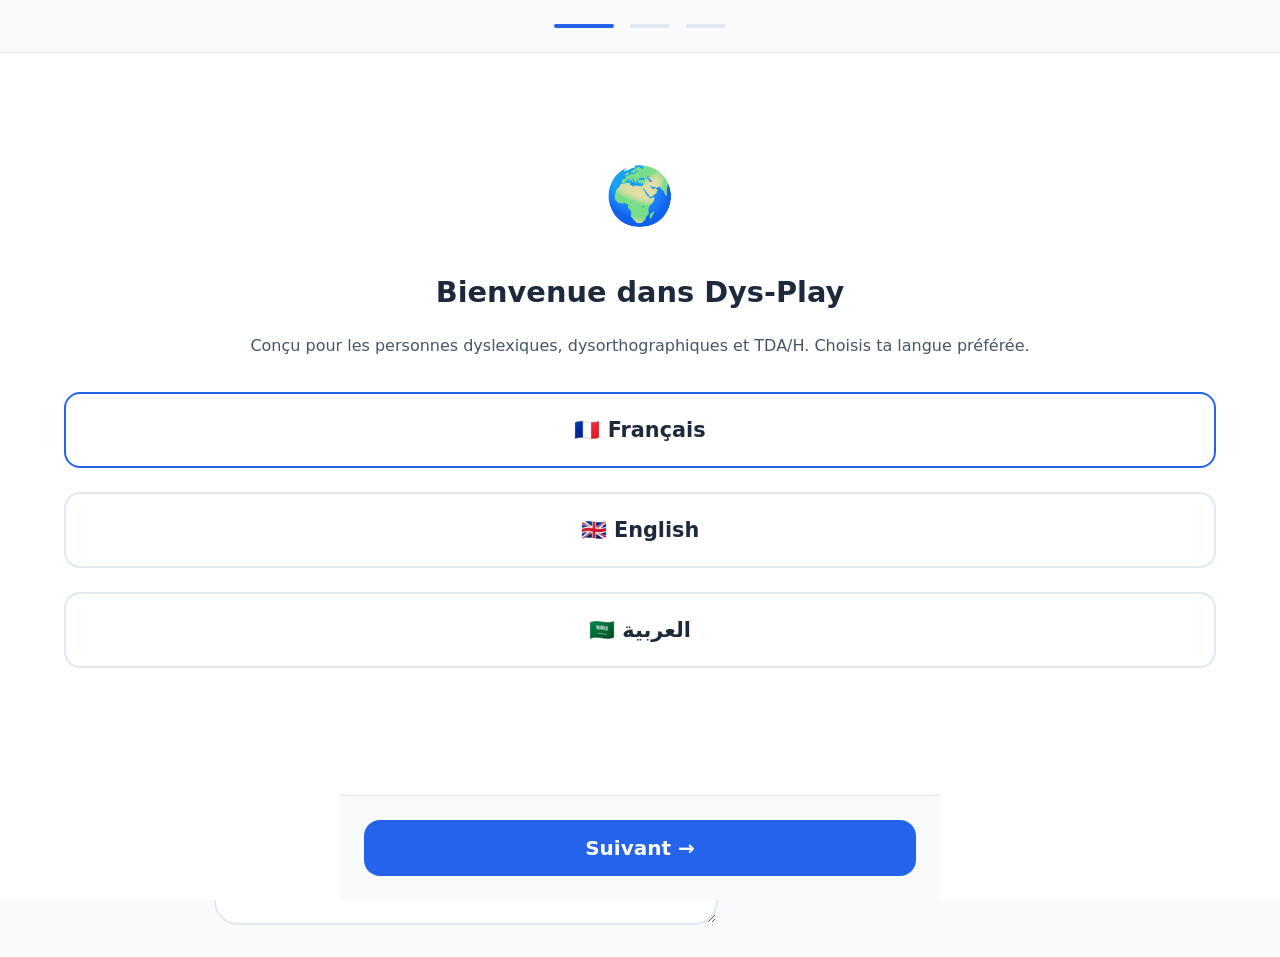
<file: index.html>
<!doctype html>
<html lang="fr" dir="ltr">
  <head>
    <meta charset="UTF-8" />
    <script>
      // Migration one-shot : purge le SW et les caches périmés
      // (migration Tesseract v5 UMD → v7 ESM + pipeline Sauvola/deskew).
      // Retirer après le 2026-06-01 quand tous les utilisateurs auront migré.
      (function () {
        var FLAG = "dysplay_sw_reset_v7";
        try {
          if (localStorage.getItem(FLAG) === "done") return;
        } catch (e) {
          return;
        }
        if (!("serviceWorker" in navigator)) {
          try {
            localStorage.setItem(FLAG, "done");
          } catch (e) {}
          return;
        }
        (async function () {
          try {
            if (window.caches) {
              var names = await caches.keys();
              await Promise.all(
                names.map(function (n) {
                  return caches.delete(n);
                }),
              );
            }
            var regs = await navigator.serviceWorker.getRegistrations();
            await Promise.all(
              regs.map(function (r) {
                return r.unregister();
              }),
            );
            localStorage.setItem(FLAG, "done");
            if (regs.length > 0 || (window.caches && names.length > 0)) {
              location.reload();
            }
          } catch (e) {
            try {
              localStorage.setItem(FLAG, "done");
            } catch (_) {}
          }
        })();
      })();
    </script>
    <meta
      name="viewport"
      content="width=device-width, initial-scale=1.0, maximum-scale=5.0"
    />
    <meta
      name="description"
      content="Dys-Play : outil gratuit d'aide à la lecture pour personnes dyslexiques. Police adaptée, espacement, syllabation colorée, lecture vocale. Fonctionne hors-ligne, sans inscription, zéro collecte de données."
    />
    <meta name="theme-color" content="#2563eb" />
    <meta name="mobile-web-app-capable" content="yes" />
    <meta name="apple-mobile-web-app-capable" content="yes" />
    <meta
      name="apple-mobile-web-app-status-bar-style"
      content="black-translucent"
    />
    <meta name="apple-mobile-web-app-title" content="Dys-Play" />
    <title>Dys-Play - Lecture Augmentée</title>
    <!-- Open Graph -->
    <meta
      property="og:title"
      content="Dys-Play - Lecture augmentée pour dyslexiques"
    />
    <meta
      property="og:description"
      content="Outil gratuit d'aide à la lecture pour personnes dyslexiques. Police adaptée, espacement, syllabation, lecture vocale. Fonctionne hors-ligne, sans inscription."
    />
    <meta property="og:type" content="website" />
    <meta property="og:image" content="img/icon-512.png" />
    <meta property="og:locale" content="fr_FR" />
    <meta name="twitter:card" content="summary" />
    <!-- Canonique et directives moteurs -->
    <link rel="canonical" href="https://dys-play.net/" />
    <meta name="author" content="Posthack" />
    <meta name="robots" content="index, follow, max-image-preview:large" />
    <!-- Données structurées -->
    <script type="application/ld+json">
      {
        "@context": "https://schema.org",
        "@type": "WebApplication",
        "name": "Dys-Play",
        "url": "https://dys-play.net/",
        "description": "Application web progressive d'aide à la lecture pour les personnes dyslexiques, dysorthographiques et TDA/H. 100 % locale, gratuite, hors-ligne.",
        "applicationCategory": ["EducationalApplication", "HealthApplication"],
        "applicationSubCategory": "Assistive Technology",
        "operatingSystem": "All",
        "browserRequirements": "Requires JavaScript",
        "softwareVersion": "1.0",
        "datePublished": "2025-02-03",
        "screenshot": "https://dys-play.net/img/icon-512.png",
        "creator": {
          "@type": "Organization",
          "name": "Posthack",
          "url": "https://posthack.com/"
        },
        "offers": {
          "@type": "Offer",
          "price": "0",
          "priceCurrency": "EUR"
        },
        "featureList": [
          "OCR local",
          "Synthèse vocale",
          "Polices adaptées (Luciole, Atkinson Hyperlegible)",
          "Syllabation colorée",
          "Règle de lecture",
          "Overlay couleur",
          "Fonctionne hors-ligne"
        ],
        "keywords": "dyslexie, dysorthographie, TDAH, lecture adaptée, OCR, accessibilité, WCAG, RGPD, PWA hors-ligne",
        "inLanguage": ["fr", "en", "ar"],
        "isAccessibleForFree": true
      }
    </script>
    <script type="application/ld+json">
      {
        "@context": "https://schema.org",
        "@type": "FAQPage",
        "mainEntity": [
          {
            "@type": "Question",
            "name": "Dys-Play est-il gratuit ?",
            "acceptedAnswer": {
              "@type": "Answer",
              "text": "Oui, entièrement gratuit : pas de version payante, pas de publicité, pas de compte à créer. Un don volontaire via Liberapay permet de soutenir l'hébergement et le développement."
            }
          },
          {
            "@type": "Question",
            "name": "Où vont mes textes et mes photos ?",
            "acceptedAnswer": {
              "@type": "Answer",
              "text": "Nulle part : tout le traitement (reconnaissance de texte, lecture vocale, bibliothèque) se fait dans le navigateur. Aucune donnée ne quitte l'appareil, aucun cookie tiers, aucune statistique d'usage."
            }
          },
          {
            "@type": "Question",
            "name": "Dys-Play fonctionne-t-il sans connexion Internet ?",
            "acceptedAnswer": {
              "@type": "Answer",
              "text": "Oui. Après la première visite, l'application fonctionne hors ligne. Le scan de documents hors-ligne s'active dans les réglages (téléchargement unique d'environ 4 Mo)."
            }
          },
          {
            "@type": "Question",
            "name": "À qui s'adresse Dys-Play ?",
            "acceptedAnswer": {
              "@type": "Answer",
              "text": "Aux personnes dyslexiques, dysorthographiques et TDA/H — enfants, adolescents et adultes — ainsi qu'aux enseignants, orthophonistes et parents qui les accompagnent."
            }
          },
          {
            "@type": "Question",
            "name": "Quelle police choisir pour la dyslexie ?",
            "acceptedAnswer": {
              "@type": "Answer",
              "text": "Luciole est recommandée (conçue par le CTRDV avec une démarche académique française). Selon la recherche, c'est surtout l'espacement des lettres et des mots qui améliore la lecture, plus que la forme des lettres."
            }
          },
          {
            "@type": "Question",
            "name": "Comment installer Dys-Play comme une application ?",
            "acceptedAnswer": {
              "@type": "Answer",
              "text": "Sur Android : menu Chrome puis « Ajouter à l'écran d'accueil ». Sur iPhone/iPad : bouton Partager puis « Sur l'écran d'accueil ». Sur ordinateur : icône d'installation dans la barre d'adresse."
            }
          }
        ]
      }
    </script>
    <link rel="manifest" href="manifest.json" />
    <link rel="icon" type="image/svg+xml" href="img/icon.svg" />
    <link rel="apple-touch-icon" href="img/icon-192.png" />
    <!-- Preload critique (above-the-fold) -->
    <link rel="preload" href="styles.css?v=52" as="style" />
    <link rel="preload" href="app.js?v=52" as="script" />
    <link
      rel="preload"
      href="fonts/Luciole-Regular.woff2"
      as="font"
      type="font/woff2"
      crossorigin
    />
    <!-- Modules ESM OCR (palier 1) chargés dynamiquement par app.js via import() -->
    <link rel="modulepreload" href="modules/ocr-engine.js?v=52" />
    <link rel="modulepreload" href="modules/image-preprocessor.js?v=52" />
    <!-- Polices locales : Luciole, Atkinson Hyperlegible, OpenDyslexic, Comic Neue -->
    <link rel="stylesheet" href="fonts/fonts.css?v=52" />
    <link rel="stylesheet" href="styles.css?v=52" />
  </head>
  <body>
    <!-- Skip Links pour Accessibilité -->
    <a href="#main-content" class="skip-link">Aller au contenu principal</a>
    <a href="#settings-panel" class="skip-link">Aller aux réglages</a>

    <!-- Bandeau bêta — signalement bugs / idées -->
    <button
      id="beta-banner-btn"
      class="beta-banner"
      type="button"
      aria-label="Signaler un bug ou une idée d'amélioration"
      aria-haspopup="dialog"
      aria-controls="feedback-modal"
    >
      <span aria-hidden="true">BÊTA</span>
      <span class="sr-only">
        Dys-Play est en version bêta — cliquez pour signaler un bug ou une idée
      </span>
    </button>

    <!-- Header -->
    <header role="banner" class="header">
      <div class="header-left">
        <button
          id="menu-btn"
          aria-label="Ouvrir le menu"
          aria-expanded="false"
          aria-controls="menu-drawer"
          aria-haspopup="dialog"
        >
          <svg
            class="icon"
            viewBox="0 0 24 24"
            fill="none"
            stroke="currentColor"
            stroke-width="2"
          >
            <line x1="3" y1="6" x2="21" y2="6"></line>
            <line x1="3" y1="12" x2="21" y2="12"></line>
            <line x1="3" y1="18" x2="21" y2="18"></line>
          </svg>
        </button>
        <h1 class="app-title">
          <span class="title-main">Dys-Play</span>
        </h1>
      </div>

      <div class="header-right">
        <div
          id="connection-status"
          class="connection-status online"
          role="status"
          aria-live="polite"
        >
          <span class="status-dot"></span>
          <span class="status-text">En ligne</span>
        </div>
        <button
          id="library-btn"
          aria-label="Ouvrir ma bibliothèque"
          aria-expanded="false"
          aria-controls="library-drawer"
          aria-haspopup="dialog"
        >
          <svg
            class="icon"
            viewBox="0 0 24 24"
            fill="none"
            stroke="currentColor"
            stroke-width="2"
          >
            <path d="M4 19.5A2.5 2.5 0 0 1 6.5 17H20"></path>
            <path
              d="M6.5 2H20v20H6.5A2.5 2.5 0 0 1 4 19.5v-15A2.5 2.5 0 0 1 6.5 2z"
            ></path>
          </svg>
          <span id="library-count" class="badge">0</span>
        </button>
        <button
          id="settings-btn"
          aria-label="Ouvrir les réglages"
          aria-expanded="false"
          aria-controls="settings-drawer"
          aria-haspopup="dialog"
        >
          <svg
            class="icon"
            viewBox="0 0 24 24"
            fill="none"
            stroke="currentColor"
            stroke-width="2"
          >
            <circle cx="12" cy="12" r="3"></circle>
            <path
              d="M19.4 15a1.65 1.65 0 0 0 .33 1.82l.06.06a2 2 0 0 1 0 2.83 2 2 0 0 1-2.83 0l-.06-.06a1.65 1.65 0 0 0-1.82-.33 1.65 1.65 0 0 0-1 1.51V21a2 2 0 0 1-2 2 2 2 0 0 1-2-2v-.09A1.65 1.65 0 0 0 9 19.4a1.65 1.65 0 0 0-1.82.33l-.06.06a2 2 0 0 1-2.83 0 2 2 0 0 1 0-2.83l.06-.06a1.65 1.65 0 0 0 .33-1.82 1.65 1.65 0 0 0-1.51-1H3a2 2 0 0 1-2-2 2 2 0 0 1 2-2h.09A1.65 1.65 0 0 0 4.6 9a1.65 1.65 0 0 0-.33-1.82l-.06-.06a2 2 0 0 1 0-2.83 2 2 0 0 1 2.83 0l.06.06a1.65 1.65 0 0 0 1.82.33H9a1.65 1.65 0 0 0 1-1.51V3a2 2 0 0 1 2-2 2 2 0 0 1 2 2v.09a1.65 1.65 0 0 0 1 1.51 1.65 1.65 0 0 0 1.82-.33l.06-.06a2 2 0 0 1 2.83 0 2 2 0 0 1 0 2.83l-.06.06a1.65 1.65 0 0 0-.33 1.82V9a1.65 1.65 0 0 0 1.51 1H21a2 2 0 0 1 2 2 2 2 0 0 1-2 2h-.09a1.65 1.65 0 0 0-1.51 1z"
            ></path>
          </svg>
        </button>
      </div>
    </header>

    <!-- Onboarding Pages (First Time Setup - Mobile First) -->
    <div
      id="onboarding-container"
      class="onboarding-container"
      hidden
      role="main"
    >
      <!-- Page 1: Language Selection -->
      <section
        id="onboarding-page-1"
        class="onboarding-page"
        role="region"
        aria-labelledby="onboarding-page-1-title"
      >
        <div class="onboarding-header">
          <div class="onboarding-progress">
            <div class="progress-step active" data-step="1"></div>
            <div class="progress-step" data-step="2"></div>
            <div class="progress-step" data-step="3"></div>
          </div>
        </div>
        <div class="onboarding-content">
          <div style="text-align: center; padding: var(--space-xl)">
            <div style="font-size: 3.5rem; margin-bottom: var(--space-lg)">
              🌍
            </div>
            <h2
              id="onboarding-page-1-title"
              style="margin-bottom: var(--space-md); font-size: 1.8rem"
            >
              Bienvenue dans Dys-Play
            </h2>
            <p
              id="onboarding-page-1-subtitle"
              style="
                color: var(--color-text-secondary);
                margin-bottom: var(--space-xl);
                font-size: 1rem;
              "
            >
              Conçu pour les personnes dyslexiques, dysorthographiques et TDA/H.
              Choisis ta langue préférée.
            </p>

            <div
              style="
                display: flex;
                flex-direction: column;
                gap: var(--space-lg);
                margin-bottom: var(--space-xl);
              "
            >
              <button
                class="onboarding-lang-btn"
                data-lang="fr"
                style="
                  padding: var(--space-lg);
                  border: 2px solid var(--color-border);
                  border-radius: var(--radius-md);
                  background: var(--color-bg);
                  cursor: pointer;
                  font-size: 1.3rem;
                  font-weight: 600;
                  transition: all 0.2s;
                "
              >
                🇫🇷 Français
              </button>
              <button
                class="onboarding-lang-btn"
                data-lang="en"
                style="
                  padding: var(--space-lg);
                  border: 2px solid var(--color-border);
                  border-radius: var(--radius-md);
                  background: var(--color-bg);
                  cursor: pointer;
                  font-size: 1.3rem;
                  font-weight: 600;
                  transition: all 0.2s;
                "
              >
                🇬🇧 English
              </button>
              <button
                class="onboarding-lang-btn"
                data-lang="ar"
                style="
                  padding: var(--space-lg);
                  border: 2px solid var(--color-border);
                  border-radius: var(--radius-md);
                  background: var(--color-bg);
                  cursor: pointer;
                  font-size: 1.3rem;
                  font-weight: 600;
                  transition: all 0.2s;
                "
              >
                🇸🇦 العربية
              </button>
            </div>
          </div>
        </div>
        <div class="onboarding-footer">
          <button
            id="onboarding-page-1-next"
            class="btn btn-primary"
            style="width: 100%"
          >
            Suivant →
          </button>
        </div>
      </section>

      <!-- Page 2: Typography + Theme Selection -->
      <section
        id="onboarding-page-2"
        class="onboarding-page"
        hidden
        role="region"
        aria-labelledby="onboarding-page-2-title"
      >
        <div class="onboarding-header">
          <div class="onboarding-progress">
            <div class="progress-step" data-step="1"></div>
            <div class="progress-step active" data-step="2"></div>
            <div class="progress-step" data-step="3"></div>
          </div>
        </div>
        <div class="onboarding-content">
          <div style="text-align: center; padding: var(--space-xl)">
            <div style="font-size: 3.5rem; margin-bottom: var(--space-lg)">
              ✨
            </div>
            <h2
              id="onboarding-page-2-title"
              style="margin-bottom: var(--space-md); font-size: 1.8rem"
            >
              Personnalisation
            </h2>
            <p
              id="onboarding-page-2-subtitle"
              style="
                color: var(--color-text-secondary);
                margin-bottom: var(--space-xl);
                font-size: 1rem;
              "
            >
              Choisis ta police et ton thème
            </p>

            <!-- Font Selection -->
            <div style="margin-bottom: var(--space-xl); text-align: left">
              <label
                id="onboarding-page-2-font-label"
                for="onboarding-page-2-font"
                style="
                  display: block;
                  margin-bottom: var(--space-md);
                  font-weight: 600;
                  font-size: 1.1rem;
                "
                >Police d'écriture</label
              >
              <select
                id="onboarding-page-2-font"
                aria-describedby="onboarding-page-2-font-hint"
                style="
                  width: 100%;
                  padding: var(--space-md);
                  border: 2px solid var(--color-border);
                  border-radius: var(--radius-md);
                  font-size: 1rem;
                  background: var(--color-bg);
                  cursor: pointer;
                "
              >
                <option value="Luciole" data-key="onboarding.fontDesc.luciole">
                  Luciole (recommandée)
                </option>
                <option
                  value="Atkinson Hyperlegible"
                  data-key="onboarding.fontDesc.atkinson"
                >
                  Atkinson Hyperlegible (très lisible)
                </option>
                <option value="system-ui" data-key="onboarding.fontDesc.system">
                  Système (défaut)
                </option>
                <option value="Arial" data-key="onboarding.fontDesc.arial">
                  Arial (sans serif classique)
                </option>
                <option value="Verdana" data-key="onboarding.fontDesc.verdana">
                  Verdana (sans serif confortable)
                </option>
                <option
                  value="Comic Neue"
                  data-key="onboarding.fontDesc.comicneue"
                >
                  Comic Neue (aérée)
                </option>
                <option
                  value="OpenDyslexic"
                  data-key="onboarding.fontDesc.opendyslexic"
                >
                  OpenDyslexic (police expérimentale)
                </option>
                <option value="Georgia" data-key="onboarding.fontDesc.georgia">
                  Georgia (serif lisible)
                </option>
              </select>
              <p
                id="onboarding-page-2-font-hint"
                style="
                  margin-top: var(--space-sm);
                  font-size: 0.95rem;
                  color: var(--color-text-secondary);
                "
              >
                Luciole est recommandée : conçue en France avec une démarche
                académique pour la lisibilité. Tu pourras changer à tout moment
                dans les réglages.
              </p>
            </div>

            <!-- Theme Selection -->
            <div style="text-align: center">
              <label
                id="onboarding-page-2-theme-label"
                style="
                  display: block;
                  margin-bottom: var(--space-md);
                  font-weight: 600;
                  font-size: 1.1rem;
                "
                >Thème</label
              >
              <div
                style="
                  display: flex;
                  gap: var(--space-md);
                  margin-bottom: var(--space-xl);
                "
              >
                <button
                  class="onboarding-theme-btn"
                  data-theme="light"
                  style="
                    flex: 1;
                    padding: var(--space-lg);
                    border: 2px solid var(--color-border);
                    border-radius: var(--radius-md);
                    background: white;
                    color: black;
                    cursor: pointer;
                    font-weight: 600;
                    font-size: 1.2rem;
                    transition: all 0.2s;
                  "
                >
                  ☀️ Clair
                </button>
                <button
                  class="onboarding-theme-btn"
                  data-theme="dark"
                  style="
                    flex: 1;
                    padding: var(--space-lg);
                    border: 2px solid var(--color-border);
                    border-radius: var(--radius-md);
                    background: #1e293b;
                    color: white;
                    cursor: pointer;
                    font-weight: 600;
                    font-size: 1.2rem;
                    transition: all 0.2s;
                  "
                >
                  🌙 Sombre
                </button>
              </div>
            </div>
          </div>
        </div>
        <div class="onboarding-footer">
          <button
            id="onboarding-page-2-prev"
            class="btn btn-secondary"
            style="flex: 1"
          >
            ← Retour
          </button>
          <button
            id="onboarding-page-2-next"
            class="btn btn-primary"
            style="flex: 1"
          >
            Suivant →
          </button>
        </div>
      </section>

      <!-- Page 3: Advanced Settings -->
      <section
        id="onboarding-page-3"
        class="onboarding-page"
        hidden
        role="region"
        aria-labelledby="onboarding-page-3-title"
      >
        <div class="onboarding-header">
          <div class="onboarding-progress">
            <div class="progress-step" data-step="1"></div>
            <div class="progress-step" data-step="2"></div>
            <div class="progress-step active" data-step="3"></div>
          </div>
        </div>
        <div class="onboarding-content">
          <div style="text-align: center; padding: var(--space-xl)">
            <div style="font-size: 3.5rem; margin-bottom: var(--space-lg)">
              ⚙️
            </div>
            <h2
              id="onboarding-page-3-title"
              style="margin-bottom: var(--space-md); font-size: 1.8rem"
            >
              Paramètres avancés
            </h2>
            <p
              id="onboarding-page-3-subtitle"
              style="
                color: var(--color-text-secondary);
                margin-bottom: var(--space-xl);
                font-size: 1rem;
              "
            >
              Ajuste selon tes préférences
            </p>

            <p
              style="
                margin-bottom: var(--space-lg);
                font-weight: 600;
                font-size: 1.05rem;
              "
            >
              Quel texte est le plus facile à lire pour toi ?
            </p>
            <div
              style="
                display: flex;
                flex-direction: column;
                gap: var(--space-md);
                margin-bottom: var(--space-xl);
              "
              role="radiogroup"
              aria-label="Choisir un confort de lecture"
            >
              <button
                class="onboarding-preset-btn"
                data-preset="compact"
                style="
                  padding: var(--space-lg);
                  border: 2px solid var(--color-border);
                  border-radius: var(--radius-md);
                  background: var(--color-bg);
                  cursor: pointer;
                  text-align: start;
                  transition: all 0.2s;
                "
              >
                <span
                  style="
                    font-size: 16px;
                    line-height: 1.5;
                    letter-spacing: 0.05em;
                    display: block;
                    margin-bottom: var(--space-sm);
                  "
                  >Le chat dort sur le canapé. Il rêve de poissons.</span
                >
                <strong style="color: var(--color-primary); font-size: 0.875rem"
                  >Compact</strong
                >
              </button>
              <button
                class="onboarding-preset-btn"
                data-preset="aere"
                style="
                  padding: var(--space-lg);
                  border: 2px solid var(--color-border);
                  border-radius: var(--radius-md);
                  background: var(--color-bg);
                  cursor: pointer;
                  text-align: start;
                  transition: all 0.2s;
                "
              >
                <span
                  style="
                    font-size: 20px;
                    line-height: 1.8;
                    letter-spacing: 0.12em;
                    display: block;
                    margin-bottom: var(--space-sm);
                  "
                  >Le chat dort sur le canapé. Il rêve de poissons.</span
                >
                <strong style="color: var(--color-primary); font-size: 0.875rem"
                  >Aéré (recommandé)</strong
                >
              </button>
              <button
                class="onboarding-preset-btn"
                data-preset="tres-aere"
                style="
                  padding: var(--space-lg);
                  border: 2px solid var(--color-border);
                  border-radius: var(--radius-md);
                  background: var(--color-bg);
                  cursor: pointer;
                  text-align: start;
                  transition: all 0.2s;
                "
              >
                <span
                  style="
                    font-size: 24px;
                    line-height: 2.2;
                    letter-spacing: 0.2em;
                    display: block;
                    margin-bottom: var(--space-sm);
                  "
                  >Le chat dort sur le canapé.</span
                >
                <strong style="color: var(--color-primary); font-size: 0.875rem"
                  >Très aéré</strong
                >
              </button>
            </div>
            <p style="font-size: 0.85rem; color: var(--color-text-muted)">
              Tu pourras ajuster finement dans les réglages.
            </p>
          </div>
        </div>
        <div class="onboarding-footer">
          <button
            id="onboarding-page-3-prev"
            class="btn btn-secondary"
            style="flex: 1"
          >
            ← Retour
          </button>
          <button
            id="onboarding-page-3-complete"
            class="btn btn-primary"
            style="flex: 1"
          >
            C'est parti! 🚀
          </button>
        </div>
      </section>
    </div>

    <!-- Main Content -->
    <main id="main-content" role="main">
      <!-- Dashboard -->
      <section class="dashboard" aria-label="Tableau de bord">
        <!-- Capture Card -->
        <div class="card" role="region" aria-labelledby="capture-title">
          <h2 id="capture-title" class="card-title">
            <svg
              class="icon"
              viewBox="0 0 24 24"
              fill="none"
              stroke="currentColor"
              stroke-width="2"
            >
              <path
                d="M23 19a2 2 0 0 1-2 2H3a2 2 0 0 1-2-2V8a2 2 0 0 1 2-2h4l2-3h6l2 3h4a2 2 0 0 1 2 2z"
              ></path>
              <circle cx="12" cy="13" r="4"></circle>
            </svg>
            Ajouter un texte
          </h2>
          <div class="card-actions">
            <button
              id="acquire-btn"
              class="btn btn-primary"
              aria-label="Importer ou photographier un document"
              style="width: 100%"
            >
              <svg
                class="icon"
                viewBox="0 0 24 24"
                fill="none"
                stroke="currentColor"
                stroke-width="2"
              >
                <path
                  d="M23 19a2 2 0 0 1-2 2H3a2 2 0 0 1-2-2V8a2 2 0 0 1 2-2h4l2-3h6l2 3h4a2 2 0 0 1 2 2z"
                ></path>
                <circle cx="12" cy="13" r="4"></circle>
              </svg>
              Scanner ou importer
            </button>

            <!-- Input unifié : images, PDF, texte -->
            <input
              type="file"
              id="file-input-unified"
              accept="image/*,.pdf,.txt"
              class="hidden"
              aria-label="Sélectionner un fichier"
            />
          </div>
        </div>

        <!-- Voice Card -->
        <div class="card" role="region" aria-labelledby="voice-title">
          <h2 id="voice-title" class="card-title">
            <svg
              class="icon"
              viewBox="0 0 24 24"
              fill="none"
              stroke="currentColor"
              stroke-width="2"
            >
              <path
                d="M12 1a3 3 0 0 0-3 3v8a3 3 0 0 0 6 0V4a3 3 0 0 0-3-3z"
              ></path>
              <path d="M19 10v2a7 7 0 0 1-14 0v-2"></path>
              <line x1="12" y1="19" x2="12" y2="23"></line>
              <line x1="8" y1="23" x2="16" y2="23"></line>
            </svg>
            Audio
          </h2>
          <div class="voice-controls">
            <button
              id="play-pause-btn"
              class="btn-play"
              aria-label="Lecture/Pause"
              disabled
            >
              <svg
                id="play-icon"
                class="icon-large"
                viewBox="0 0 24 24"
                fill="currentColor"
              >
                <polygon points="5 3 19 12 5 21 5 3"></polygon>
              </svg>
              <svg
                id="pause-icon"
                class="icon-large hidden"
                viewBox="0 0 24 24"
                fill="currentColor"
              >
                <rect x="6" y="4" width="4" height="16"></rect>
                <rect x="14" y="4" width="4" height="16"></rect>
              </svg>
            </button>
            <div class="rate-control">
              <label for="voice-rate"
                >Vitesse: <span id="rate-value">1.0x</span></label
              >
              <input
                type="range"
                id="voice-rate"
                min="0.5"
                max="2"
                step="0.1"
                value="1"
                aria-valuemin="0.5"
                aria-valuemax="2"
                aria-valuenow="1"
                aria-label="Vitesse de lecture"
              />
            </div>
          </div>
        </div>

        <!-- Focus Card -->
        <div class="card" role="region" aria-labelledby="focus-title">
          <h2 id="focus-title" class="card-title">
            <svg
              class="icon"
              viewBox="0 0 24 24"
              fill="none"
              stroke="currentColor"
              stroke-width="2"
            >
              <line x1="3" y1="12" x2="21" y2="12"></line>
              <line x1="3" y1="6" x2="21" y2="6"></line>
              <line x1="3" y1="18" x2="21" y2="18"></line>
            </svg>
            Aide Visuelle
          </h2>
          <button
            id="focus-toggle"
            class="btn-toggle"
            aria-pressed="false"
            aria-label="Activer la règle de lecture"
          >
            <span class="toggle-text">Règle de lecture</span>
            <span class="toggle-status"></span>
          </button>
          <fieldset
            id="ruler-mode-selector"
            class="ruler-mode-selector hidden"
            aria-label="Mode de la règle de lecture"
          >
            <legend class="sr-only">Mode règle</legend>
            <div class="ruler-mode-options">
              <label class="ruler-mode-option">
                <input type="radio" name="ruler-mode" value="line" />
                <span class="ruler-mode-label">Ligne</span>
              </label>
              <label class="ruler-mode-option">
                <input type="radio" name="ruler-mode" value="window" checked />
                <span class="ruler-mode-label">Fenêtre</span>
              </label>
              <label class="ruler-mode-option">
                <input type="radio" name="ruler-mode" value="top" />
                <span class="ruler-mode-label">Masque haut</span>
              </label>
              <label class="ruler-mode-option">
                <input type="radio" name="ruler-mode" value="spotlight" />
                <span class="ruler-mode-label">Spot</span>
              </label>
            </div>
          </fieldset>
          <div id="opacity-control" class="opacity-control hidden">
            <label for="mask-opacity">Opacité:</label>
            <input
              type="range"
              id="mask-opacity"
              min="0.3"
              max="0.9"
              step="0.1"
              value="0.7"
              aria-valuemin="0.3"
              aria-valuemax="0.9"
              aria-valuenow="0.7"
              aria-label="Opacité du masque"
            />
          </div>
        </div>
      </section>

      <!-- Loader -->
      <div id="loader" class="loader hidden" role="status" aria-live="polite">
        <div class="spinner"></div>
        <span id="loader-text"></span>
        <div class="loader-progress-wrapper" aria-hidden="true">
          <div
            id="loader-progress"
            class="loader-progress"
            role="progressbar"
            aria-valuemin="0"
            aria-valuemax="100"
            aria-valuenow="0"
            style="width: 0%"
          ></div>
        </div>
        <ol
          id="loader-steps"
          class="loader-steps"
          hidden
          aria-hidden="true"
        ></ol>
        <button
          type="button"
          id="ocr-cancel-btn"
          class="btn btn-secondary loader-cancel hidden"
          aria-label="Annuler l'analyse OCR en cours"
        >
          Annuler
        </button>
      </div>

      <!-- Reader Area -->
      <article
        class="reader-container"
        role="article"
        aria-label="Zone de lecture"
      >
        <!-- Barre d'outils de lecture (sticky) : aides + actions. Apparaît
             quand un texte est affiché (après scan, import ou saisie). -->
        <div id="reader-toolbar" class="reader-toolbar" hidden>
          <div
            class="reader-toolbar-group"
            role="group"
            aria-label="Aides à la lecture"
          >
            <button
              id="tool-syllables"
              class="reader-tool"
              type="button"
              aria-pressed="false"
              title="Coloration syllabique — soutenue mais variable selon le lecteur (Pinna 2018)"
            >
              <span aria-hidden="true">🎨</span> Syllabes
            </button>
            <button
              id="tool-silent"
              class="reader-tool"
              type="button"
              aria-pressed="false"
              title="Grise les lettres probablement muettes — principe étayé (morphologie), détection approximative sans dictionnaire phonétique"
            >
              <span aria-hidden="true">🔇</span> Muettes
            </button>
            <button
              id="tool-graphemes"
              class="reader-tool"
              type="button"
              aria-pressed="false"
              title="Découpage en graphèmes (fonds alternés) — expérimental, résultats variables selon le lecteur"
            >
              <span aria-hidden="true">🔤</span> Graphèmes
            </button>
            <button
              id="tool-zebra"
              class="reader-tool"
              type="button"
              aria-pressed="false"
              title="Lignes alternées — aide au suivi de ligne"
            >
              <span aria-hidden="true">🦓</span> Zèbre
            </button>
            <button
              id="tool-ruler"
              class="reader-tool"
              type="button"
              aria-pressed="false"
              title="Règle de lecture — efficacité étayée (CHI 2023)"
            >
              <span aria-hidden="true">📏</span> Règle
            </button>
          </div>
          <div class="reader-toolbar-group" role="group" aria-label="Actions">
            <span id="tool-confidence" class="reader-confidence" hidden></span>
            <button
              id="tool-save"
              class="reader-tool"
              type="button"
              title="Sauvegarder en bibliothèque"
            >
              <span aria-hidden="true">💾</span
              ><span class="sr-only">Sauvegarder</span>
            </button>
            <button
              id="tool-pdf"
              class="reader-tool"
              type="button"
              title="Exporter en image"
            >
              <span aria-hidden="true">📄</span
              ><span class="sr-only">Exporter</span>
            </button>
            <button
              id="tool-share"
              class="reader-tool"
              type="button"
              title="Partager le texte"
            >
              <span aria-hidden="true">🔗</span
              ><span class="sr-only">Partager</span>
            </button>
            <button
              id="tool-edit"
              class="reader-tool"
              type="button"
              title="Corriger le texte"
            >
              <span aria-hidden="true">✏️</span
              ><span class="sr-only">Corriger</span>
            </button>
            <button
              id="tool-close"
              class="reader-tool reader-tool-close"
              type="button"
              title="Fermer la lecture"
            >
              <span aria-hidden="true">✕</span
              ><span class="sr-only">Fermer</span>
            </button>
          </div>

          <!-- Sous-options des aides (s'ouvrent ici, sous les toggles, pour ne
               pas avoir à aller les régler dans un autre bloc) -->
          <div id="reader-aid-options" class="reader-aid-options" hidden>
            <!-- Sous-options de la règle de lecture -->
            <div class="aid-group-ruler" hidden>
              <div
                class="aid-opt-group"
                role="group"
                aria-label="Mode de la règle"
              >
                <span class="aid-opt-label">Règle :</span>
                <button class="aid-mode" type="button" data-mode="line">
                  Ligne
                </button>
                <button
                  class="aid-mode"
                  type="button"
                  data-mode="window"
                  aria-pressed="true"
                >
                  Fenêtre
                </button>
                <button class="aid-mode" type="button" data-mode="top">
                  Masque
                </button>
                <button class="aid-mode" type="button" data-mode="spotlight">
                  Spot
                </button>
                <label for="tool-opacity" class="aid-opt-label">Opacité</label>
                <input
                  type="range"
                  id="tool-opacity"
                  min="0.3"
                  max="0.9"
                  step="0.1"
                  value="0.7"
                  aria-label="Opacité du masque"
                />
              </div>
            </div>
            <!-- Sous-options de la syllabation (couleurs / arcs) -->
            <div
              class="aid-group-syll aid-opt-group"
              role="group"
              aria-label="Affichage des syllabes"
              hidden
            >
              <span class="aid-opt-label">Syllabes :</span>
              <button
                class="syll-viz"
                type="button"
                data-viz="colors"
                aria-pressed="true"
                title="Couleurs alternées — soutenue mais variable selon le lecteur (Pinna 2018)"
              >
                Couleurs
              </button>
              <button
                class="syll-viz"
                type="button"
                data-viz="arcs"
                title="Arcs sous chaque syllabe — segmentation syllabique étayée ; l'arc est une convention orthophonique"
              >
                Arcs
              </button>
              <button
                class="syll-viz"
                type="button"
                data-viz="both"
                title="Couleurs et arcs combinés"
              >
                Les deux
              </button>
              <p class="aid-hint">
                Tu distingues mal certaines couleurs ? Choisis
                <strong>Arcs</strong> : la segmentation repose sur la forme, pas
                la couleur.
              </p>
            </div>
          </div>
        </div>

        <div id="reader-area" class="reader-area" aria-live="polite">
          <div id="focus-mask" class="focus-mask" hidden></div>
          <div id="ruler-guide" class="ruler-guide" hidden></div>
          <div id="color-overlay" class="color-overlay" hidden></div>
          <div id="text-content" class="text-content">
            <div id="empty-state" class="empty-state">
              <svg
                class="icon-huge"
                viewBox="0 0 24 24"
                fill="none"
                stroke="currentColor"
                stroke-width="1"
              >
                <path d="M4 19.5A2.5 2.5 0 0 1 6.5 17H20"></path>
                <path
                  d="M6.5 2H20v20H6.5A2.5 2.5 0 0 1 4 19.5v-15A2.5 2.5 0 0 1 6.5 2z"
                ></path>
              </svg>
              <p>Importer, scanner ou saisir du texte pour commencer</p>
            </div>
          </div>
        </div>
      </article>

      <!-- Text Input Area -->
      <section class="input-section" aria-label="Saisie de texte">
        <label for="text-input" class="sr-only">Saisir du texte à lire</label>
        <textarea
          id="text-input"
          placeholder="Ou saisis ton texte ici..."
          rows="3"
          aria-label="Zone de saisie de texte"
        ></textarea>
        <button id="apply-text-btn" class="btn btn-primary">
          <svg
            class="icon"
            viewBox="0 0 24 24"
            fill="none"
            stroke="currentColor"
            stroke-width="2"
          >
            <polyline points="9 11 12 14 22 4"></polyline>
            <path
              d="M21 12v7a2 2 0 0 1-2 2H5a2 2 0 0 1-2-2V5a2 2 0 0 1 2-2h11"
            ></path>
          </svg>
          Lire avec mes réglages
        </button>
      </section>
    </main>

    <!-- Menu Drawer -->
    <aside
      id="menu-drawer"
      class="drawer drawer-left"
      role="dialog"
      aria-modal="true"
      aria-label="Menu principal"
      hidden
    >
      <div class="drawer-header">
        <h2>Menu</h2>
        <button id="close-menu" class="btn-close" aria-label="Fermer le menu">
          <svg
            class="icon"
            viewBox="0 0 24 24"
            fill="none"
            stroke="currentColor"
            stroke-width="2"
          >
            <line x1="18" y1="6" x2="6" y2="18"></line>
            <line x1="6" y1="6" x2="18" y2="18"></line>
          </svg>
        </button>
      </div>
      <nav class="drawer-content">
        <ul class="nav-list">
          <li>
            <a href="#" id="nav-home" class="nav-link">
              <svg
                class="icon"
                viewBox="0 0 24 24"
                fill="none"
                stroke="currentColor"
                stroke-width="2"
              >
                <path d="M3 9l9-7 9 7v11a2 2 0 0 1-2 2H5a2 2 0 0 1-2-2z"></path>
                <polyline points="9 22 9 12 15 12 15 22"></polyline>
              </svg>
              Accueil
            </a>
          </li>
          <li>
            <a href="#" id="nav-library" class="nav-link">
              <svg
                class="icon"
                viewBox="0 0 24 24"
                fill="none"
                stroke="currentColor"
                stroke-width="2"
              >
                <path d="M4 19.5A2.5 2.5 0 0 1 6.5 17H20"></path>
                <path
                  d="M6.5 2H20v20H6.5A2.5 2.5 0 0 1 4 19.5v-15A2.5 2.5 0 0 1 6.5 2z"
                ></path>
              </svg>
              Ma Bibliothèque
            </a>
          </li>
          <li>
            <a href="#" id="nav-setup" class="nav-link">
              <svg
                class="icon"
                viewBox="0 0 24 24"
                fill="none"
                stroke="currentColor"
                stroke-width="2"
              >
                <circle cx="12" cy="12" r="1"></circle>
                <path d="M12 1v6m0 6v6"></path>
                <path d="M4.22 4.22l4.24 4.24m5.08 5.08l4.24 4.24"></path>
                <path d="M1 12h6m6 0h6"></path>
                <path d="M4.22 19.78l4.24-4.24m5.08-5.08l4.24-4.24"></path>
              </svg>
              Configuration initiale
            </a>
          </li>
          <li>
            <a href="aide.html" id="nav-help" class="nav-link">
              <svg
                class="icon"
                viewBox="0 0 24 24"
                fill="none"
                stroke="currentColor"
                stroke-width="2"
                aria-hidden="true"
              >
                <circle cx="12" cy="12" r="10"></circle>
                <path d="M9.09 9a3 3 0 0 1 5.83 1c0 2-3 3-3 3"></path>
                <line x1="12" y1="17" x2="12.01" y2="17"></line>
              </svg>
              Aide
            </a>
          </li>
          <li>
            <a href="a-propos.html" id="nav-about" class="nav-link">
              <svg
                class="icon"
                viewBox="0 0 24 24"
                fill="none"
                stroke="currentColor"
                stroke-width="2"
                aria-hidden="true"
              >
                <circle cx="12" cy="12" r="10"></circle>
                <line x1="12" y1="16" x2="12" y2="12"></line>
                <line x1="12" y1="8" x2="12.01" y2="8"></line>
              </svg>
              À propos
            </a>
          </li>
          <li>
            <a
              href="https://liberapay.com/PostHack/donate"
              id="nav-don"
              class="nav-link"
              rel="noopener noreferrer external"
            >
              <svg
                class="icon"
                viewBox="0 0 24 24"
                fill="none"
                stroke="currentColor"
                stroke-width="2"
                aria-hidden="true"
              >
                <path
                  d="M20.84 4.61a5.5 5.5 0 0 0-7.78 0L12 5.67l-1.06-1.06a5.5 5.5 0 0 0-7.78 7.78l1.06 1.06L12 21.23l7.78-7.78 1.06-1.06a5.5 5.5 0 0 0 0-7.78z"
                ></path>
              </svg>
              Soutenir Dys-Play
              <span class="sr-only">(don volontaire, lien externe)</span>
            </a>
          </li>
          <li>
            <a href="accessibilite.html" id="nav-a11y" class="nav-link">
              <svg
                class="icon"
                viewBox="0 0 24 24"
                fill="none"
                stroke="currentColor"
                stroke-width="2"
                aria-hidden="true"
              >
                <circle cx="12" cy="12" r="10"></circle>
                <circle cx="12" cy="8" r="1.5" fill="currentColor"></circle>
                <path d="M8 11h8M12 11v7M9 18l3-4 3 4"></path>
              </svg>
              Accessibilité
            </a>
          </li>
          <li>
            <a href="#" id="nav-legal" class="nav-link">
              <svg
                class="icon"
                viewBox="0 0 24 24"
                fill="none"
                stroke="currentColor"
                stroke-width="2"
              >
                <path
                  d="M14 2H6a2 2 0 0 0-2 2v16a2 2 0 0 0 2 2h12a2 2 0 0 0 2-2V8z"
                ></path>
                <polyline points="14 2 14 8 20 8"></polyline>
                <line x1="16" y1="13" x2="8" y2="13"></line>
                <line x1="16" y1="17" x2="8" y2="17"></line>
                <polyline points="10 9 9 9 8 9"></polyline>
              </svg>
              Mentions Légales
            </a>
          </li>
        </ul>
        <p
          id="app-version"
          style="
            margin-top: var(--space-lg);
            padding: 0 var(--space-md);
            font-size: 0.85rem;
            color: var(--color-text-muted);
          "
        ></p>
      </nav>
    </aside>

    <!-- Library Drawer -->
    <aside
      id="library-drawer"
      class="drawer drawer-right"
      role="dialog"
      aria-label="Ma bibliothèque"
      hidden
    >
      <div class="drawer-header">
        <h2>Ma Bibliothèque</h2>
        <button
          id="close-library"
          class="btn-close"
          aria-label="Fermer la bibliothèque"
        >
          <svg
            class="icon"
            viewBox="0 0 24 24"
            fill="none"
            stroke="currentColor"
            stroke-width="2"
          >
            <line x1="18" y1="6" x2="6" y2="18"></line>
            <line x1="6" y1="6" x2="18" y2="18"></line>
          </svg>
        </button>
      </div>
      <div class="drawer-content">
        <div
          id="library-list"
          class="library-list"
          role="list"
          aria-label="Documents sauvegardés"
        >
          <!-- Documents will be inserted here -->
        </div>
        <div id="library-empty" class="library-empty">
          <p>Aucun document sauvegardé</p>
        </div>
      </div>
    </aside>

    <!-- Settings Drawer -->
    <aside
      id="settings-drawer"
      class="drawer drawer-right"
      role="dialog"
      aria-label="Réglages"
      hidden
    >
      <div class="drawer-header">
        <h2>Réglages</h2>
        <button
          id="close-settings"
          class="btn-close"
          aria-label="Fermer les réglages"
        >
          <svg
            class="icon"
            viewBox="0 0 24 24"
            fill="none"
            stroke="currentColor"
            stroke-width="2"
          >
            <line x1="18" y1="6" x2="6" y2="18"></line>
            <line x1="6" y1="6" x2="18" y2="18"></line>
          </svg>
        </button>
      </div>
      <div class="drawer-content">
        <!-- Language -->
        <section class="settings-section">
          <h3>Langue</h3>
          <select id="lang-select" aria-label="Langue de l'interface">
            <option value="fr">Français</option>
            <option value="en">English</option>
            <option value="ar">العربية (Arabe)</option>
          </select>
        </section>

        <!-- Theme -->
        <section class="settings-section">
          <h3>Thème</h3>
          <div class="theme-options">
            <button
              class="theme-btn"
              data-theme="light"
              aria-label="Thème clair"
            >
              <span class="theme-preview light"></span>
              <span>Clair</span>
            </button>
            <button
              class="theme-btn"
              data-theme="cream"
              aria-label="Thème crème"
            >
              <span class="theme-preview cream"></span>
              <span>Crème</span>
            </button>
            <button
              class="theme-btn"
              data-theme="sepia"
              aria-label="Thème sépia"
            >
              <span class="theme-preview sepia"></span>
              <span>Sépia</span>
            </button>
            <button
              class="theme-btn"
              data-theme="dark"
              aria-label="Thème sombre"
            >
              <span class="theme-preview dark"></span>
              <span>Sombre</span>
            </button>
          </div>
        </section>

        <!-- Typography -->
        <section class="settings-section">
          <h3>Typographie</h3>
          <div class="setting-row">
            <label for="font-select">Police</label>
            <select
              id="font-select"
              aria-label="Police de caractères"
              aria-describedby="font-select-hint"
            >
              <option value="Luciole">Luciole (recommandée)</option>
              <option value="Atkinson Hyperlegible">
                Atkinson Hyperlegible
              </option>
              <option value="system-ui">Système</option>
              <option value="Arial">Arial</option>
              <option value="Verdana">Verdana</option>
              <option value="Comic Neue">Comic Neue</option>
              <option value="OpenDyslexic">OpenDyslexic (expérimentale)</option>
              <option value="Georgia">Georgia</option>
            </select>
          </div>
          <p id="font-select-hint" class="setting-description">
            Luciole : démarche académique française. Atkinson Hyperlegible :
            distingue fortement les lettres proches (b/d, i/l). OpenDyslexic :
            expérimentale, sans preuve d'efficacité propre.
          </p>
          <div class="setting-row">
            <label for="font-size"
              >Taille: <span id="font-size-value">20</span>px</label
            >
            <input
              type="range"
              id="font-size"
              min="14"
              max="40"
              value="20"
              aria-valuemin="14"
              aria-valuemax="40"
              aria-valuenow="20"
            />
          </div>
          <div class="setting-row">
            <label for="letter-spacing"
              >Espacement lettres:
              <span id="letter-spacing-value">0.12</span>em</label
            >
            <input
              type="range"
              id="letter-spacing"
              min="0"
              max="0.5"
              step="0.02"
              value="0.12"
              aria-valuemin="0"
              aria-valuemax="0.5"
              aria-valuenow="0.12"
            />
          </div>
          <div class="setting-row">
            <label for="word-spacing"
              >Espacement mots:
              <span id="word-spacing-value">0.25</span>em</label
            >
            <input
              type="range"
              id="word-spacing"
              min="0"
              max="1.0"
              step="0.05"
              value="0.25"
              aria-valuemin="0"
              aria-valuemax="1.0"
              aria-valuenow="0.25"
            />
          </div>
          <div class="setting-row">
            <label for="line-height"
              >Interlignage: <span id="line-height-value">1.7</span></label
            >
            <input
              type="range"
              id="line-height"
              min="1.2"
              max="2.5"
              step="0.1"
              value="1.7"
              aria-valuemin="1.2"
              aria-valuemax="2.5"
              aria-valuenow="1.7"
            />
          </div>
        </section>

        <!-- Advanced -->
        <section class="settings-section">
          <h3>Options Avancées</h3>
          <div class="toggle-row">
            <label for="zebra-mode">Mode Zèbre</label>
            <input type="checkbox" id="zebra-mode" role="switch" />
          </div>
          <div class="toggle-row">
            <label for="syllable-color">Coloration syllabique</label>
            <input type="checkbox" id="syllable-color" role="switch" />
          </div>
          <div class="toggle-row">
            <label for="reduced-motion">Mode calme</label>
            <input
              type="checkbox"
              id="reduced-motion"
              role="switch"
              aria-label="Mode calme - réduit les animations et stimulations visuelles"
            />
          </div>
          <div class="toggle-row">
            <label for="keyboard-shortcuts">Raccourcis clavier</label>
            <input
              type="checkbox"
              id="keyboard-shortcuts"
              role="switch"
              checked
              aria-describedby="keyboard-shortcuts-hint"
            />
          </div>
          <p id="keyboard-shortcuts-hint" class="setting-description">
            Espace : lecture/pause · Ctrl+P : lecture · Ctrl+F : règle de
            lecture · Ctrl+S : sauvegarder. Désactive-les s'ils entrent en
            conflit avec ton lecteur d'écran ou ta saisie vocale.
          </p>
        </section>

        <!-- Overlay couleur (confort visuel personnalisé) -->
        <section class="settings-section">
          <h3>Overlay couleur</h3>
          <p class="setting-description">
            Filtre coloré (confort visuel personnalisé)
          </p>
          <div class="overlay-color-options">
            <button
              class="overlay-color-btn active"
              data-color=""
              aria-label="Aucun overlay"
              title="Aucun"
            >
              <span class="overlay-preview none">&#10005;</span>
            </button>
            <button
              class="overlay-color-btn"
              data-color="#fef9c3"
              aria-label="Overlay jaune"
              title="Jaune"
            >
              <span class="overlay-preview" style="background: #fef9c3"></span>
            </button>
            <button
              class="overlay-color-btn"
              data-color="#dbeafe"
              aria-label="Overlay bleu"
              title="Bleu"
            >
              <span class="overlay-preview" style="background: #dbeafe"></span>
            </button>
            <button
              class="overlay-color-btn"
              data-color="#fce7f3"
              aria-label="Overlay rose"
              title="Rose"
            >
              <span class="overlay-preview" style="background: #fce7f3"></span>
            </button>
            <button
              class="overlay-color-btn"
              data-color="#dcfce7"
              aria-label="Overlay vert"
              title="Vert"
            >
              <span class="overlay-preview" style="background: #dcfce7"></span>
            </button>
            <button
              class="overlay-color-btn"
              data-color="#fed7aa"
              aria-label="Overlay pêche"
              title="Pêche"
            >
              <span class="overlay-preview" style="background: #fed7aa"></span>
            </button>
          </div>
          <div class="setting-row">
            <label for="overlay-opacity"
              >Intensité: <span id="overlay-opacity-value">0.15</span></label
            >
            <input
              type="range"
              id="overlay-opacity"
              min="0.05"
              max="0.4"
              step="0.05"
              value="0.15"
              aria-valuemin="0.05"
              aria-valuemax="0.4"
              aria-valuenow="0.15"
            />
          </div>
        </section>

        <!-- Data Management -->
        <section class="settings-section">
          <h3>Scan hors-ligne</h3>
          <p class="setting-description">
            Télécharge le moteur de reconnaissance de texte (~9 Mo, une seule
            fois) pour scanner des documents même sans connexion. Anglais et
            arabe se téléchargent au premier usage.
          </p>
          <button
            id="ocr-offline-btn"
            class="btn btn-secondary"
            aria-describedby="ocr-offline-status"
          >
            <svg
              class="icon"
              viewBox="0 0 24 24"
              fill="none"
              stroke="currentColor"
              stroke-width="2"
              aria-hidden="true"
            >
              <path d="M21 15v4a2 2 0 0 1-2 2H5a2 2 0 0 1-2-2v-4"></path>
              <polyline points="7 10 12 15 17 10"></polyline>
              <line x1="12" y1="15" x2="12" y2="3"></line>
            </svg>
            <span id="ocr-offline-btn-label">Activer le scan hors-ligne</span>
          </button>
          <p
            id="ocr-offline-status"
            class="setting-description"
            role="status"
            aria-live="polite"
          ></p>
        </section>

        <section class="settings-section">
          <h3>Données</h3>
          <button id="save-library-btn" class="btn btn-secondary">
            <svg
              class="icon"
              viewBox="0 0 24 24"
              fill="none"
              stroke="currentColor"
              stroke-width="2"
            >
              <path
                d="M19 21H5a2 2 0 0 1-2-2V5a2 2 0 0 1 2-2h11l5 5v11a2 2 0 0 1-2 2z"
              ></path>
              <polyline points="17 21 17 13 7 13 7 21"></polyline>
              <polyline points="7 3 7 8 15 8"></polyline>
            </svg>
            Sauvegarder ce document
          </button>
          <button id="reset-btn" class="btn btn-danger">
            <svg
              class="icon"
              viewBox="0 0 24 24"
              fill="none"
              stroke="currentColor"
              stroke-width="2"
            >
              <polyline points="1 4 1 10 7 10"></polyline>
              <path d="M3.51 15a9 9 0 1 0 2.13-9.36L1 10"></path>
            </svg>
            Revenir aux réglages par défaut
          </button>
        </section>
      </div>
    </aside>

    <!-- Import Modal -->
    <div
      id="import-modal"
      class="modal"
      hidden
      role="dialog"
      aria-labelledby="import-modal-title"
      aria-modal="true"
    >
      <div class="modal-backdrop" id="import-modal-backdrop"></div>
      <div class="modal-content">
        <div class="modal-header">
          <h2 id="import-modal-title">Importer un fichier</h2>
          <button class="btn-close" id="close-import-modal" aria-label="Fermer">
            <svg
              class="icon"
              viewBox="0 0 24 24"
              fill="none"
              stroke="currentColor"
              stroke-width="2"
            >
              <line x1="18" y1="6" x2="6" y2="18"></line>
              <line x1="6" y1="6" x2="18" y2="18"></line>
            </svg>
          </button>
        </div>
        <div class="modal-body">
          <p class="import-intro">
            Trois façons d'ajouter ton texte. Choisis la plus simple pour toi.
          </p>
          <div class="import-options">
            <button
              type="button"
              class="import-option"
              id="modal-camera-btn"
              data-recommended="true"
              aria-label="Photographier un document avec l'appareil photo"
            >
              <svg
                class="icon-large"
                viewBox="0 0 24 24"
                fill="none"
                stroke="currentColor"
                stroke-width="2"
                aria-hidden="true"
              >
                <path
                  d="M23 19a2 2 0 0 1-2 2H3a2 2 0 0 1-2-2V8a2 2 0 0 1 2-2h4l2-3h6l2 3h4a2 2 0 0 1 2 2z"
                ></path>
                <circle cx="12" cy="13" r="4"></circle>
              </svg>
              <span>Photographier un texte</span>
              <span class="import-option-desc">Scanner un document papier</span>
            </button>
            <input
              type="file"
              id="modal-camera-input"
              accept="image/*"
              capture="environment"
              class="hidden"
              aria-hidden="true"
              tabindex="-1"
            />

            <button
              type="button"
              class="import-option"
              id="modal-file-btn"
              aria-label="Choisir un fichier depuis l'appareil"
            >
              <svg
                class="icon-large"
                viewBox="0 0 24 24"
                fill="none"
                stroke="currentColor"
                stroke-width="2"
                aria-hidden="true"
              >
                <path
                  d="M14 2H6a2 2 0 0 0-2 2v16a2 2 0 0 0 2 2h12a2 2 0 0 0 2-2V8z"
                ></path>
                <polyline points="14 2 14 8 20 8"></polyline>
                <line x1="12" y1="18" x2="12" y2="12"></line>
                <polyline points="9 15 12 12 15 15"></polyline>
              </svg>
              <span>Choisir un fichier</span>
              <span class="import-option-desc">Image, PDF ou texte</span>
            </button>
            <input
              type="file"
              id="modal-file-input"
              accept="image/*,.pdf,.txt"
              class="hidden"
              aria-hidden="true"
              tabindex="-1"
            />

            <button
              type="button"
              class="import-option"
              id="modal-paste-btn"
              aria-label="Coller du texte depuis le presse-papiers"
            >
              <svg
                class="icon-large"
                viewBox="0 0 24 24"
                fill="none"
                stroke="currentColor"
                stroke-width="2"
                aria-hidden="true"
              >
                <path
                  d="M16 4h2a2 2 0 0 1 2 2v14a2 2 0 0 1-2 2H6a2 2 0 0 1-2-2V6a2 2 0 0 1 2-2h2"
                ></path>
                <rect x="8" y="2" width="8" height="4" rx="1" ry="1"></rect>
              </svg>
              <span>Coller du texte</span>
              <span class="import-option-desc">Depuis le presse-papiers</span>
            </button>
          </div>
        </div>
      </div>
    </div>

    <!-- Zone Selector Modal -->
    <div
      id="zone-selector-modal"
      class="modal"
      hidden
      role="dialog"
      aria-labelledby="zone-selector-title"
      aria-modal="true"
    >
      <div class="modal-backdrop" id="zone-selector-backdrop"></div>
      <div class="modal-content modal-large">
        <div class="modal-header">
          <h2 id="zone-selector-title">Sélectionner la zone</h2>
          <button
            class="btn-close"
            aria-label="Fermer"
            onclick="closeZoneSelectorModal()"
          >
            <svg
              class="icon"
              viewBox="0 0 24 24"
              fill="none"
              stroke="currentColor"
              stroke-width="2"
            >
              <line x1="18" y1="6" x2="6" y2="18"></line>
              <line x1="6" y1="6" x2="18" y2="18"></line>
            </svg>
          </button>
        </div>
        <div class="modal-body">
          <p
            style="
              margin: 0 0 var(--space-sm) 0;
              font-size: 0.9rem;
              color: var(--color-text-secondary);
            "
          >
            Choisis une zone rapide, ou déplace/redimensionne le rectangle bleu
            directement sur l'image.
          </p>

          <div id="zone-controls" class="zone-controls">
            <div class="preset-buttons" role="group" aria-label="Zones rapides">
              <button
                id="preset-full"
                class="btn btn-secondary btn-small"
                title="Analyser toute l'image"
              >
                <svg
                  class="icon-small"
                  viewBox="0 0 24 24"
                  fill="none"
                  stroke="currentColor"
                  stroke-width="2"
                  aria-hidden="true"
                >
                  <rect x="3" y="3" width="18" height="18"></rect>
                </svg>
                Toute l'image
              </button>
              <button
                id="preset-top"
                class="btn btn-secondary btn-small"
                title="Analyser le haut de l'image"
              >
                <svg
                  class="icon-small"
                  viewBox="0 0 24 24"
                  fill="none"
                  stroke="currentColor"
                  stroke-width="2"
                  aria-hidden="true"
                >
                  <rect x="3" y="3" width="18" height="9"></rect>
                </svg>
                Haut
              </button>
              <button
                id="preset-bottom"
                class="btn btn-secondary btn-small"
                title="Analyser le bas de l'image"
              >
                <svg
                  class="icon-small"
                  viewBox="0 0 24 24"
                  fill="none"
                  stroke="currentColor"
                  stroke-width="2"
                  aria-hidden="true"
                >
                  <rect x="3" y="12" width="18" height="9"></rect>
                </svg>
                Bas
              </button>
            </div>
          </div>
          <div id="zone-selector-content" class="zone-selector-container"></div>
        </div>
        <div
          class="modal-footer"
          style="
            flex-direction: column;
            align-items: stretch;
            gap: var(--space-lg);
          "
        >
          <div style="display: flex; gap: var(--space-md)">
            <button
              id="analyze-zone-btn"
              class="btn btn-primary"
              style="flex: 1"
            >
              Analyser cette zone
            </button>
            <button
              id="close-zone-selector-btn"
              class="btn btn-secondary"
              onclick="closeZoneSelectorModal()"
              style="flex: 1"
            >
              Annuler
            </button>
          </div>

          <!-- Audio Preview for Zone Selection -->
          <div
            class="zone-audio-section"
            id="zone-audio-section"
            style="
              width: 100%;
              padding: var(--space-md);
              background: var(--color-bg-secondary);
              border-radius: var(--radius-md);
              display: none;
              border: 1px solid var(--color-border);
            "
          >
            <p
              style="
                margin: 0 0 var(--space-md) 0;
                font-weight: 600;
                margin-top: 0;
              "
            >
              🔊 Aperçu du texte
            </p>
            <div
              style="
                display: flex;
                align-items: center;
                gap: var(--space-md);
                flex-wrap: wrap;
              "
            >
              <button
                id="zone-play-btn"
                class="btn btn-primary"
                style="
                  padding: 0.5rem;
                  border-radius: 50%;
                  width: 44px;
                  height: 44px;
                  display: flex;
                  align-items: center;
                  justify-content: center;
                  flex-shrink: 0;
                "
                aria-label="Écouter"
              >
                <svg class="icon-small" viewBox="0 0 24 24" fill="currentColor">
                  <polygon points="5 3 19 12 5 21 5 3"></polygon>
                </svg>
              </button>
              <div style="flex: 1; min-width: 150px">
                <label
                  for="zone-voice-rate"
                  style="
                    display: block;
                    margin-bottom: 0.5rem;
                    font-size: 0.875rem;
                  "
                  >Vitesse de lecture:</label
                >
                <input
                  type="range"
                  id="zone-voice-rate"
                  min="0.5"
                  max="2"
                  step="0.1"
                  value="1"
                  style="width: 100%"
                  aria-valuemin="0.5"
                  aria-valuemax="2"
                  aria-valuenow="1"
                />
              </div>
            </div>
          </div>
        </div>
      </div>
    </div>

    <!-- OCR Results Modal -->
    <div
      id="ocr-results-modal"
      class="modal"
      hidden
      role="dialog"
      aria-labelledby="ocr-results-title"
      aria-modal="true"
    >
      <div class="modal-backdrop" id="ocr-results-backdrop"></div>
      <div class="modal-content modal-large">
        <div class="modal-header">
          <h2 id="ocr-results-title">Résultats OCR</h2>
          <button
            class="btn-close"
            aria-label="Fermer"
            onclick="closeOCRResultsModal()"
          >
            <svg
              class="icon"
              viewBox="0 0 24 24"
              fill="none"
              stroke="currentColor"
              stroke-width="2"
            >
              <line x1="18" y1="6" x2="6" y2="18"></line>
              <line x1="6" y1="6" x2="18" y2="18"></line>
            </svg>
          </button>
        </div>
        <div class="modal-body">
          <!-- Texte reconnu = le résultat principal, mis en premier -->
          <div class="ocr-text-section">
            <h3>✅ Texte reconnu</h3>
            <textarea
              id="ocr-result-text"
              class="ocr-result-text"
              placeholder="Texte reconnu..."
              readonly
            ></textarea>

            <!-- Confiance, compacte, juste sous le texte -->
            <div class="ocr-confidence-section">
              <div class="confidence-header">
                <span
                  >Confiance :
                  <strong id="ocr-confidence-text" class="confidence-percentage"
                    >0%</strong
                  ></span
                >
              </div>
              <div class="confidence-bar-wrapper">
                <div id="ocr-confidence-bar" class="ocr-confidence-bar"></div>
              </div>
              <p
                id="ocr-metrics"
                class="ocr-metrics"
                hidden
                aria-label="Métriques du pré-traitement et de la reconnaissance"
              ></p>
            </div>
          </div>

          <!-- Issues -->
          <div id="ocr-issues" class="ocr-issues" hidden>
            <!-- Issues will be inserted here -->
          </div>

          <!-- Audio Preview -->
          <div
            class="ocr-audio-section"
            style="
              margin: var(--space-lg) 0;
              padding: var(--space-md);
              background: var(--color-bg-secondary);
              border-radius: var(--radius-md);
            "
          >
            <h3 style="margin-top: 0">Écouter le texte</h3>
            <div
              class="ocr-voice-controls"
              style="display: flex; align-items: center; gap: var(--space-md)"
            >
              <button
                id="ocr-play-btn"
                style="
                  padding: 0.5rem;
                  border-radius: 50%;
                  background: var(--color-primary);
                  color: white;
                  border: none;
                  cursor: pointer;
                  width: 44px;
                  height: 44px;
                  display: flex;
                  align-items: center;
                  justify-content: center;
                "
                aria-label="Écouter"
              >
                <svg class="icon-small" viewBox="0 0 24 24" fill="currentColor">
                  <polygon points="5 3 19 12 5 21 5 3"></polygon>
                </svg>
              </button>
              <div style="flex: 1">
                <label
                  for="ocr-voice-rate"
                  style="
                    display: block;
                    margin-bottom: 0.5rem;
                    font-size: 0.875rem;
                  "
                  >Vitesse:</label
                >
                <input
                  type="range"
                  id="ocr-voice-rate"
                  min="0.5"
                  max="2"
                  step="0.1"
                  value="1"
                  style="width: 100%"
                  aria-valuemin="0.5"
                  aria-valuemax="2"
                  aria-valuenow="1"
                />
              </div>
            </div>
          </div>

          <!-- Options -->
          <div class="ocr-options">
            <button
              id="open-ocr-settings-btn"
              class="btn btn-small"
              title="Paramètres OCR avancés"
            >
              <svg
                class="icon-small"
                viewBox="0 0 24 24"
                fill="none"
                stroke="currentColor"
                stroke-width="2"
              >
                <circle cx="12" cy="12" r="3"></circle>
                <path
                  d="M12 1v6m0 6v6M4.22 4.22l4.24 4.24m5.08 5.08l4.24 4.24M1 12h6m6 0h6M4.22 19.78l4.24-4.24m5.08-5.08l4.24-4.24"
                ></path>
              </svg>
              Paramètres avancés
            </button>
          </div>
        </div>
        <div class="modal-footer" style="flex-wrap: wrap; gap: var(--space-md)">
          <button
            id="apply-ocr-btn"
            class="btn btn-primary"
            style="flex: 1; min-width: 150px"
          >
            💾 Sauvegarder en bibliothèque
          </button>
          <button
            id="export-pdf-btn"
            class="btn btn-secondary"
            style="flex: 0.5; min-width: 120px"
            title="Exporter en PDF"
          >
            📄 PDF
          </button>
          <button
            id="share-results-btn"
            class="btn btn-secondary"
            style="flex: 0.5; min-width: 120px"
            title="Partager le texte"
          >
            🔗 Partager
          </button>
          <button
            id="close-ocr-results"
            class="btn btn-secondary"
            style="flex: 0.5; min-width: 100px"
          >
            Annuler
          </button>
        </div>
      </div>
    </div>

    <!-- OCR Settings Modal -->
    <div
      id="ocr-settings-modal"
      class="modal"
      hidden
      role="dialog"
      aria-labelledby="ocr-settings-title"
      aria-modal="true"
    >
      <div class="modal-backdrop" id="ocr-settings-backdrop"></div>
      <div class="modal-content">
        <div class="modal-header">
          <h2 id="ocr-settings-title">Paramètres avancés</h2>
          <button
            class="btn-close"
            aria-label="Fermer"
            onclick="closeOCRSettingsModal()"
          >
            <svg
              class="icon"
              viewBox="0 0 24 24"
              fill="none"
              stroke="currentColor"
              stroke-width="2"
            >
              <line x1="18" y1="6" x2="6" y2="18"></line>
              <line x1="6" y1="6" x2="18" y2="18"></line>
            </svg>
          </button>
        </div>
        <div class="modal-body">
          <!-- Preset d'image source -->
          <section class="settings-section">
            <h3>Type d'image</h3>
            <p class="settings-hint">
              Choisis le profil qui correspond le mieux à ton image. Les
              paramètres avancés s'ajustent automatiquement.
            </p>
            <div class="setting-row">
              <label for="ocr-preset">Profil OCR</label>
              <select id="ocr-preset">
                <option value="auto">Auto (photo smartphone)</option>
                <option value="scan">Scan haute résolution</option>
                <option value="document-degrade">
                  Document dégradé (papier jauni, photo sombre)
                </option>
                <option value="custom">Personnalisé</option>
              </select>
            </div>
          </section>

          <!-- Preprocessing -->
          <section class="settings-section">
            <h3>Pré-traitement image</h3>
            <div class="toggle-row">
              <label for="ocr-contrast-toggle"
                >Ajustement du contraste (stretch histogramme)</label
              >
              <input
                type="checkbox"
                id="ocr-contrast-toggle"
                role="switch"
                checked
              />
            </div>
            <div class="toggle-row">
              <label for="ocr-binarize-toggle"
                >Binarisation adaptative (Sauvola)</label
              >
              <input
                type="checkbox"
                id="ocr-binarize-toggle"
                role="switch"
                checked
              />
            </div>
            <div class="toggle-row">
              <label for="ocr-orientation-toggle"
                >Correction d'inclinaison (deskew)</label
              >
              <input
                type="checkbox"
                id="ocr-orientation-toggle"
                role="switch"
                checked
              />
            </div>
          </section>

          <!-- Paramètres Sauvola avancés -->
          <section class="settings-section" id="ocr-sauvola-section">
            <h3>Binarisation — réglages avancés</h3>
            <p class="settings-hint">
              Si le texte disparaît après binarisation, baisser le seuil. S'il
              reste du bruit noir, l'augmenter.
            </p>
            <div class="setting-row">
              <label for="ocr-sauvola-k"
                >Seuil Sauvola (k) :
                <span id="ocr-sauvola-k-value">0.34</span></label
              >
              <input
                type="range"
                id="ocr-sauvola-k"
                min="0.20"
                max="0.50"
                step="0.02"
                value="0.34"
                aria-valuemin="0.20"
                aria-valuemax="0.50"
                aria-valuenow="0.34"
              />
            </div>
            <div class="setting-row">
              <label for="ocr-sauvola-window"
                >Fenêtre locale (px) :
                <span id="ocr-sauvola-window-value">25</span></label
              >
              <input
                type="range"
                id="ocr-sauvola-window"
                min="15"
                max="45"
                step="2"
                value="25"
                aria-valuemin="15"
                aria-valuemax="45"
                aria-valuenow="25"
              />
            </div>
            <div class="setting-row">
              <label for="ocr-max-dimension"
                >Taille max (px, grand côté) :
                <span id="ocr-max-dimension-value">2000</span></label
              >
              <input
                type="range"
                id="ocr-max-dimension"
                min="1600"
                max="2400"
                step="100"
                value="2000"
                aria-valuemin="1600"
                aria-valuemax="2400"
                aria-valuenow="2000"
              />
            </div>
          </section>

          <!-- Validation & Correction -->
          <section class="settings-section">
            <h3>Validation & Correction</h3>
            <div class="toggle-row">
              <label for="ocr-validation-toggle">Valider le texte</label>
              <input
                type="checkbox"
                id="ocr-validation-toggle"
                role="switch"
                checked
              />
            </div>
            <div class="toggle-row">
              <label for="ocr-auto-correct-toggle"
                >Correction automatique</label
              >
              <input
                type="checkbox"
                id="ocr-auto-correct-toggle"
                role="switch"
                checked
              />
            </div>
            <div class="setting-row">
              <label for="ocr-confidence-threshold"
                >Seuil de confiance:
                <span id="ocr-confidence-threshold-value">65</span>%</label
              >
              <input
                type="range"
                id="ocr-confidence-threshold"
                min="0"
                max="100"
                step="5"
                value="65"
                aria-valuemin="0"
                aria-valuemax="100"
                aria-valuenow="65"
              />
            </div>
          </section>
        </div>
        <div class="modal-footer">
          <button id="save-ocr-settings-btn" class="btn btn-primary">
            Sauvegarder les paramètres
          </button>
          <button
            id="close-ocr-settings-btn"
            class="btn btn-secondary"
            onclick="closeOCRSettingsModal()"
          >
            Annuler
          </button>
        </div>
      </div>
    </div>

    <!-- Modale Mentions Légales -->
    <div
      id="legal-modal"
      class="modal"
      hidden
      role="dialog"
      aria-labelledby="legal-title"
      aria-modal="true"
    >
      <div class="modal-backdrop" id="legal-backdrop"></div>
      <div class="modal-content">
        <div class="modal-header">
          <h2 id="legal-title">Mentions légales</h2>
          <button class="btn-close" id="close-legal" aria-label="Fermer">
            <svg
              class="icon"
              viewBox="0 0 24 24"
              fill="none"
              stroke="currentColor"
              stroke-width="2"
            >
              <line x1="18" y1="6" x2="6" y2="18"></line>
              <line x1="6" y1="6" x2="18" y2="18"></line>
            </svg>
          </button>
        </div>
        <div class="modal-body" style="max-height: 70vh; overflow-y: auto">
          <h3>Éditeur</h3>
          <p>Dys-Play est un projet open-source édité par PostHack.</p>

          <h3>Hébergement</h3>
          <p>
            Application web progressive fonctionnant entièrement dans le
            navigateur. Aucun serveur distant ne traite les données.
          </p>

          <h3>Données personnelles et RGPD</h3>
          <p>
            Dys-Play ne collecte <strong>aucune donnée personnelle</strong>.
            Conformément au RGPD :
          </p>
          <ul>
            <li>Aucun cookie tiers, aucun traceur, aucune publicité</li>
            <li>
              Tous les textes sont traités localement dans votre navigateur
            </li>
            <li>
              Vos réglages sont sauvegardés dans le stockage local de votre
              navigateur (localStorage)
            </li>
            <li>
              La reconnaissance de texte (OCR) fonctionne intégralement sur
              votre appareil
            </li>
            <li>Aucune donnée ne quitte votre appareil</li>
          </ul>

          <h3>Droit à l'effacement</h3>
          <p>
            Vous pouvez supprimer toutes vos données locales depuis les réglages
            de l'application (bouton "Revenir aux réglages par défaut") ou en
            effaçant les données du site dans votre navigateur.
          </p>

          <h3>Accessibilité</h3>
          <p>
            Dys-Play vise la conformité au
            <strong
              >Référentiel général d'amélioration de l'accessibilité (RGAA)
              version 4.1.2</strong
            >, qui correspond au niveau AA des Web Content Accessibility
            Guidelines (WCAG) 2.1.
          </p>
          <p>
            À la date de publication, le service est
            <strong>non conforme</strong>
            car il n'a pas encore fait l'objet d'un audit externe formel. Un
            audit est planifié et sa date prévisionnelle sera communiquée sur la
            page dédiée.
          </p>
          <p>
            Si vous rencontrez un obstacle d'accessibilité, écrivez-nous à
            <a href="mailto:remi@posthack.com">remi@posthack.com</a>. Nous nous
            engageons à vous répondre dans un délai raisonnable et à vous
            proposer, si nécessaire, une alternative accessible.
          </p>
          <p>
            Pour consulter la déclaration d'accessibilité complète, les voies de
            recours et les crédits typographiques, rendez-vous sur la page
            <a href="accessibilite.html">Accessibilité</a>.
          </p>

          <h3>Licence</h3>
          <p>
            Dys-Play est un logiciel libre publié sous licence
            <strong>GNU AGPL-3.0</strong>. Code source :
            <a
              href="https://github.com/remiforall/dys-play"
              rel="noopener noreferrer external"
              >github.com/remiforall/dys-play</a
            >. Crédits des composants tiers sur la page
            <a href="a-propos.html">À propos</a>.
          </p>
        </div>
      </div>
    </div>

    <!-- Modale Signalement (bug / idée) -->
    <div
      id="feedback-modal"
      class="modal"
      hidden
      role="dialog"
      aria-labelledby="feedback-title"
      aria-modal="true"
    >
      <div class="modal-backdrop" id="feedback-backdrop"></div>
      <div class="modal-content">
        <div class="modal-header">
          <h2 id="feedback-title">Signaler un bug ou une idée</h2>
          <button
            id="close-feedback-btn"
            class="btn-close"
            type="button"
            aria-label="Fermer"
          >
            <svg
              viewBox="0 0 24 24"
              fill="none"
              stroke="currentColor"
              stroke-width="2"
              aria-hidden="true"
            >
              <line x1="18" y1="6" x2="6" y2="18"></line>
              <line x1="6" y1="6" x2="18" y2="18"></line>
            </svg>
          </button>
        </div>
        <div class="modal-body">
          <p class="feedback-intro">
            Dys-Play est en préversion publique. Tes retours aident à améliorer
            l'outil pour toutes les personnes dys. Aucune donnée n'est envoyée à
            un serveur tiers : ton signalement s'ouvre dans ton client e-mail ou
            sur GitHub, selon le canal que tu choisis.
          </p>

          <div class="setting-row">
            <label for="feedback-category">Type de signalement</label>
            <select id="feedback-category" required>
              <option value="bug">⚠️ Bug / Dysfonctionnement</option>
              <option value="idea">💡 Idée / Amélioration</option>
              <option value="question">❓ Question</option>
              <option value="other">⬛ Autre</option>
            </select>
          </div>

          <div class="setting-row">
            <label for="feedback-description">Description</label>
            <textarea
              id="feedback-description"
              rows="6"
              minlength="10"
              required
              placeholder="Décris le problème rencontré, les étapes pour le reproduire, ou ton idée d'amélioration…"
            ></textarea>
            <small id="feedback-description-hint" class="feedback-hint">
              Minimum 10 caractères. Sois aussi précis·e que possible.
            </small>
          </div>

          <div class="setting-row">
            <label for="feedback-screenshot"
              >Capture d'écran (facultatif)</label
            >
            <div
              id="feedback-screenshot-drop"
              class="feedback-screenshot-drop"
              tabindex="0"
              role="button"
              aria-label="Zone de dépôt de capture d'écran : coller avec Ctrl+V, glisser-déposer ou cliquer pour choisir un fichier"
            >
              <input
                type="file"
                id="feedback-screenshot"
                accept="image/png,image/jpeg,image/webp"
                class="sr-only"
              />
              <div
                id="feedback-screenshot-empty"
                class="feedback-screenshot-empty"
              >
                <svg
                  viewBox="0 0 24 24"
                  fill="none"
                  stroke="currentColor"
                  stroke-width="2"
                  aria-hidden="true"
                  class="feedback-screenshot-icon"
                >
                  <rect x="3" y="3" width="18" height="18" rx="2"></rect>
                  <circle cx="8.5" cy="8.5" r="1.5"></circle>
                  <polyline points="21 15 16 10 5 21"></polyline>
                </svg>
                <p>
                  <strong>Coller</strong> (Ctrl+V),
                  <strong>glisser-déposer</strong> ou
                  <strong>cliquer</strong> pour choisir une image
                </p>
                <small class="feedback-hint">
                  PNG, JPEG ou WebP. Taille max 5 Mo.
                </small>
              </div>
              <div
                id="feedback-screenshot-preview"
                class="feedback-screenshot-preview"
                hidden
              >
                <img id="feedback-screenshot-img" alt="Aperçu de la capture" />
                <button
                  id="feedback-screenshot-remove"
                  type="button"
                  class="feedback-screenshot-remove"
                  aria-label="Retirer la capture"
                >
                  Retirer
                </button>
                <p class="feedback-hint" id="feedback-screenshot-meta"></p>
              </div>
            </div>
            <small class="feedback-hint">
              La capture est traitée localement. À l'envoi par e-mail elle sera
              téléchargée pour que tu la joignes ; pour GitHub elle sera copiée
              dans le presse-papiers à coller dans l'issue.
            </small>
          </div>

          <details class="feedback-context">
            <summary>Informations techniques jointes automatiquement</summary>
            <ul>
              <li>
                <strong>Page :</strong> <span id="feedback-page-url"></span>
              </li>
              <li>
                <strong>Navigateur :</strong>
                <span id="feedback-user-agent"></span>
              </li>
              <li>
                <strong>Langue :</strong> <span id="feedback-lang"></span>
              </li>
            </ul>
            <p class="feedback-hint">
              Ces informations aident à reproduire le problème. Rien d'autre
              n'est transmis — tes textes et documents restent chez toi.
            </p>
          </details>
        </div>
        <div class="modal-footer feedback-footer">
          <button
            id="feedback-submit-email"
            class="btn btn-primary"
            type="button"
          >
            <svg
              viewBox="0 0 24 24"
              fill="none"
              stroke="currentColor"
              stroke-width="2"
              aria-hidden="true"
              class="icon"
            >
              <path
                d="M4 4h16c1.1 0 2 .9 2 2v12c0 1.1-.9 2-2 2H4c-1.1 0-2-.9-2-2V6c0-1.1.9-2 2-2z"
              ></path>
              <polyline points="22,6 12,13 2,6"></polyline>
            </svg>
            Envoyer par e-mail
          </button>
          <button
            id="feedback-submit-github"
            class="btn btn-accent"
            type="button"
          >
            <svg
              viewBox="0 0 24 24"
              fill="currentColor"
              aria-hidden="true"
              class="icon"
            >
              <path
                d="M12 .297c-6.63 0-12 5.373-12 12 0 5.303 3.438 9.8 8.205 11.385.6.113.82-.258.82-.577 0-.285-.01-1.04-.015-2.04-3.338.724-4.042-1.61-4.042-1.61C4.422 18.07 3.633 17.7 3.633 17.7c-1.087-.744.084-.729.084-.729 1.205.084 1.838 1.236 1.838 1.236 1.07 1.835 2.809 1.305 3.495.998.108-.776.417-1.305.76-1.605-2.665-.3-5.466-1.332-5.466-5.93 0-1.31.465-2.38 1.235-3.22-.135-.303-.54-1.523.105-3.176 0 0 1.005-.322 3.3 1.23.96-.267 1.98-.4 3-.405 1.02.005 2.04.138 3 .405 2.28-1.552 3.285-1.23 3.285-1.23.645 1.653.24 2.873.12 3.176.765.84 1.23 1.91 1.23 3.22 0 4.61-2.805 5.625-5.475 5.92.42.36.81 1.096.81 2.22 0 1.606-.015 2.896-.015 3.286 0 .315.21.69.825.57C20.565 22.092 24 17.592 24 12.297c0-6.627-5.373-12-12-12"
              ></path>
            </svg>
            Signaler sur GitHub
          </button>
          <button
            id="feedback-cancel-btn"
            class="btn btn-secondary"
            type="button"
          >
            Annuler
          </button>
        </div>
      </div>
    </div>

    <!-- Overlay -->
    <div id="drawer-overlay" class="overlay" hidden aria-hidden="true"></div>

    <!-- Toast Notifications -->
    <div
      id="toast-container"
      class="toast-container"
      role="alert"
      aria-live="polite"
    ></div>

    <!-- Scripts — PDF.js local (Tesseract.js v7 chargé dynamiquement par app.js) -->
    <script src="libs/pdf.min.js" defer></script>
    <!-- Modules OCR classiques (validator, zone selector, presets) -->
    <script src="ocr-config.js?v=52" defer></script>
    <script src="ocr-zone-selector.js?v=52" defer></script>
    <script src="ocr-validator.js?v=52" defer></script>
    <!-- Application principale -->
    <script src="app.js?v=52" defer></script>
  </body>
</html>
</file>
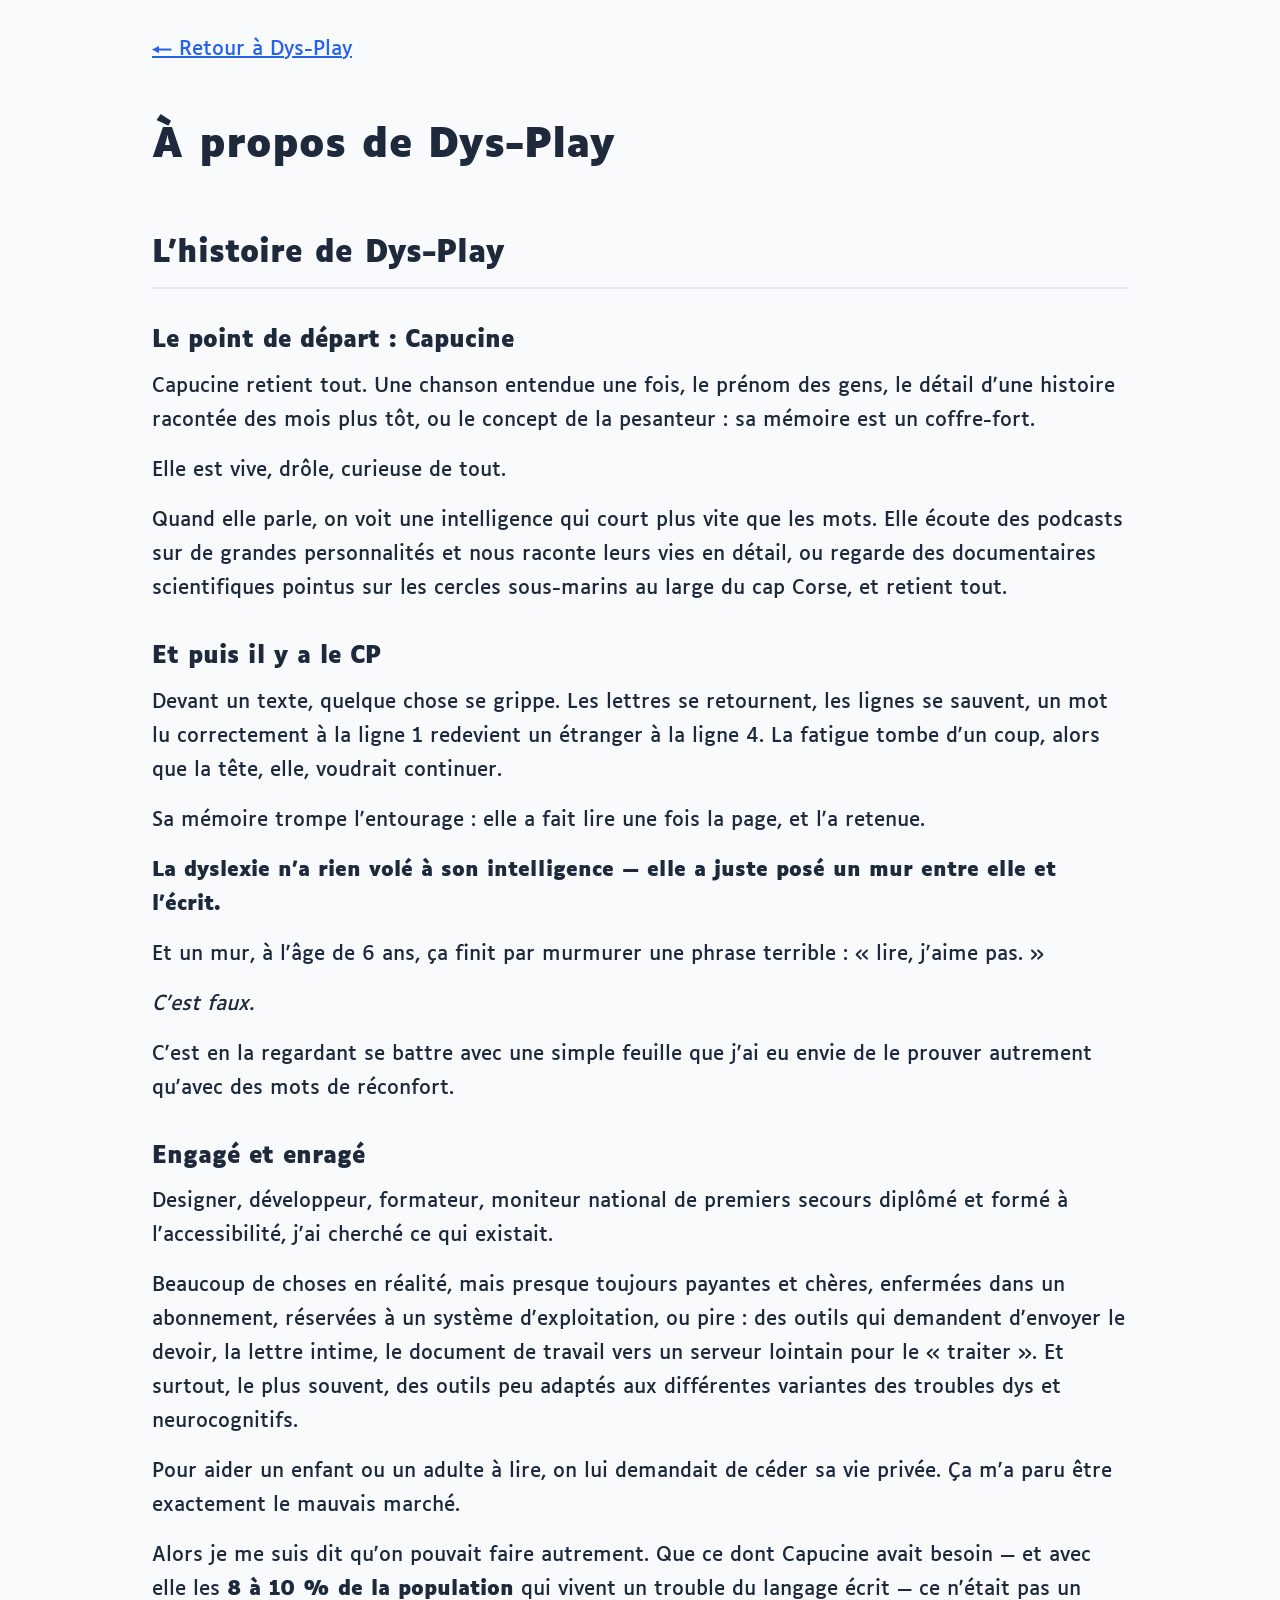
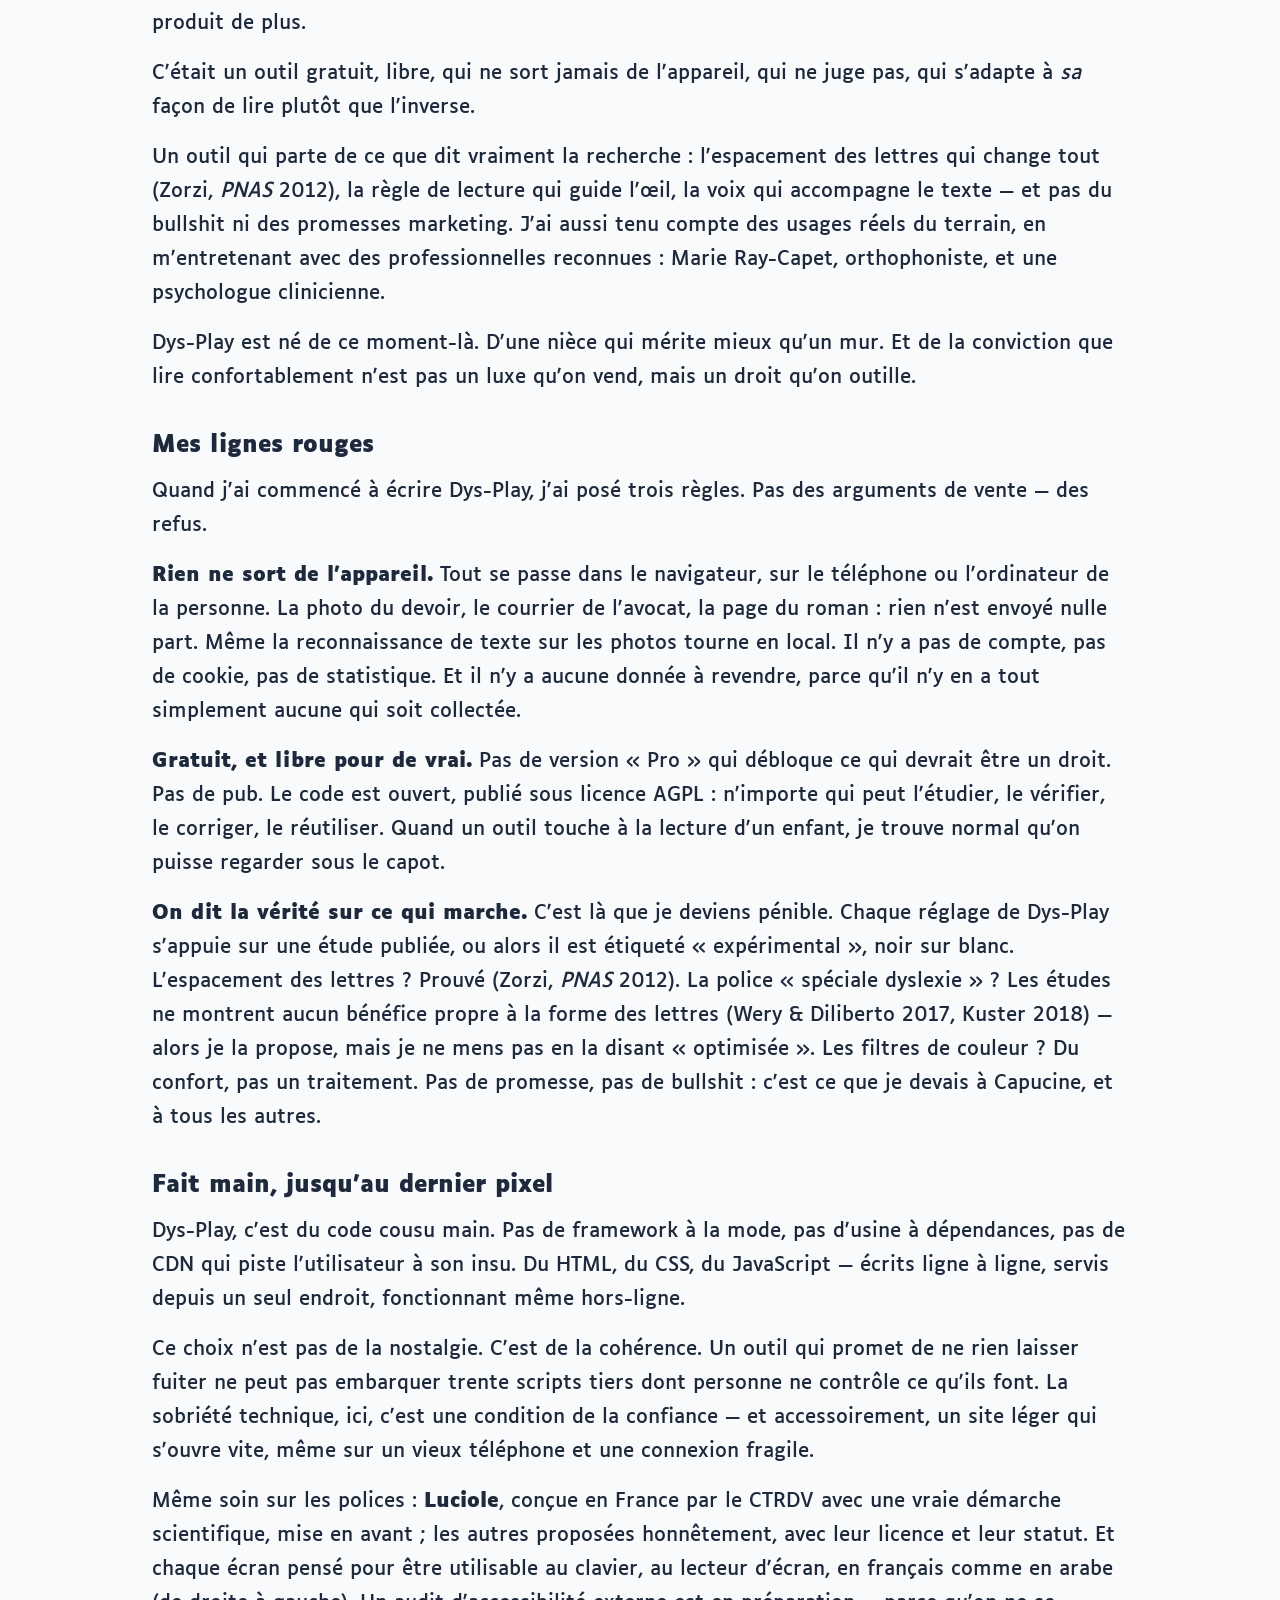
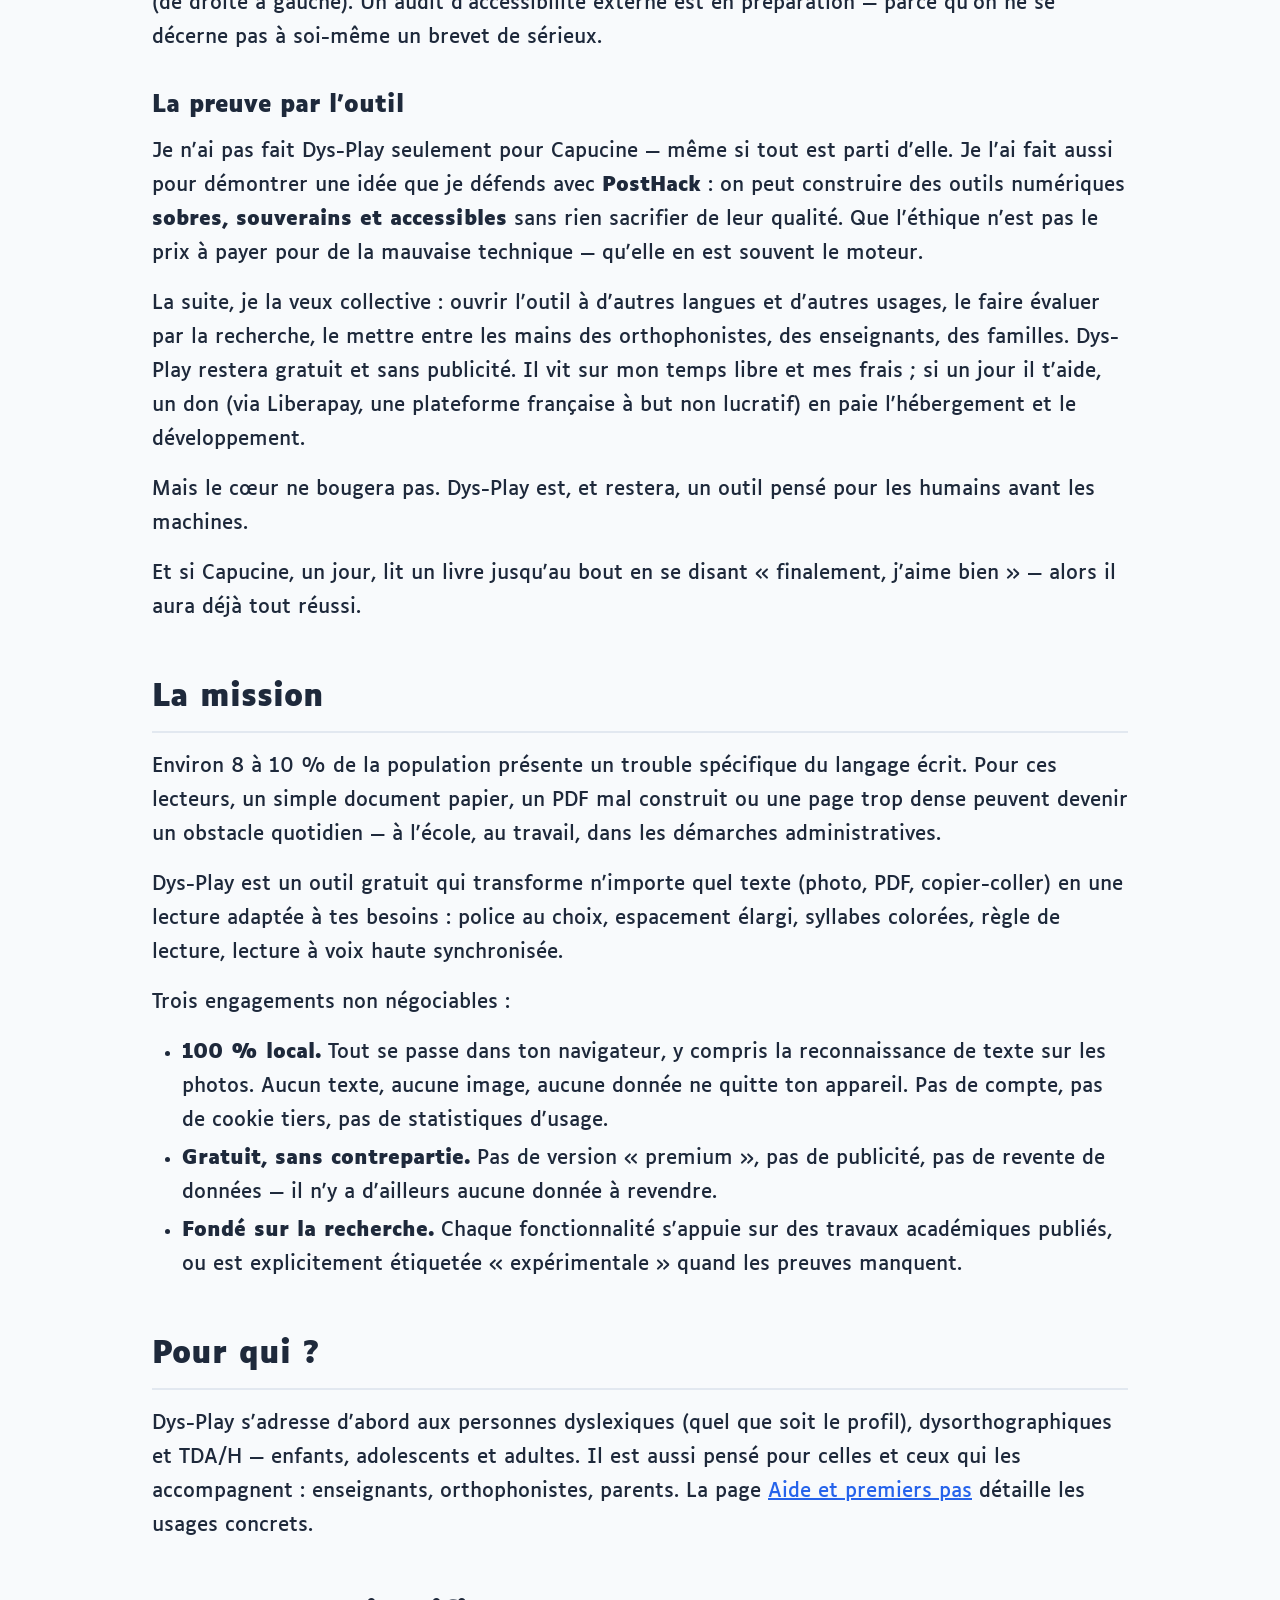
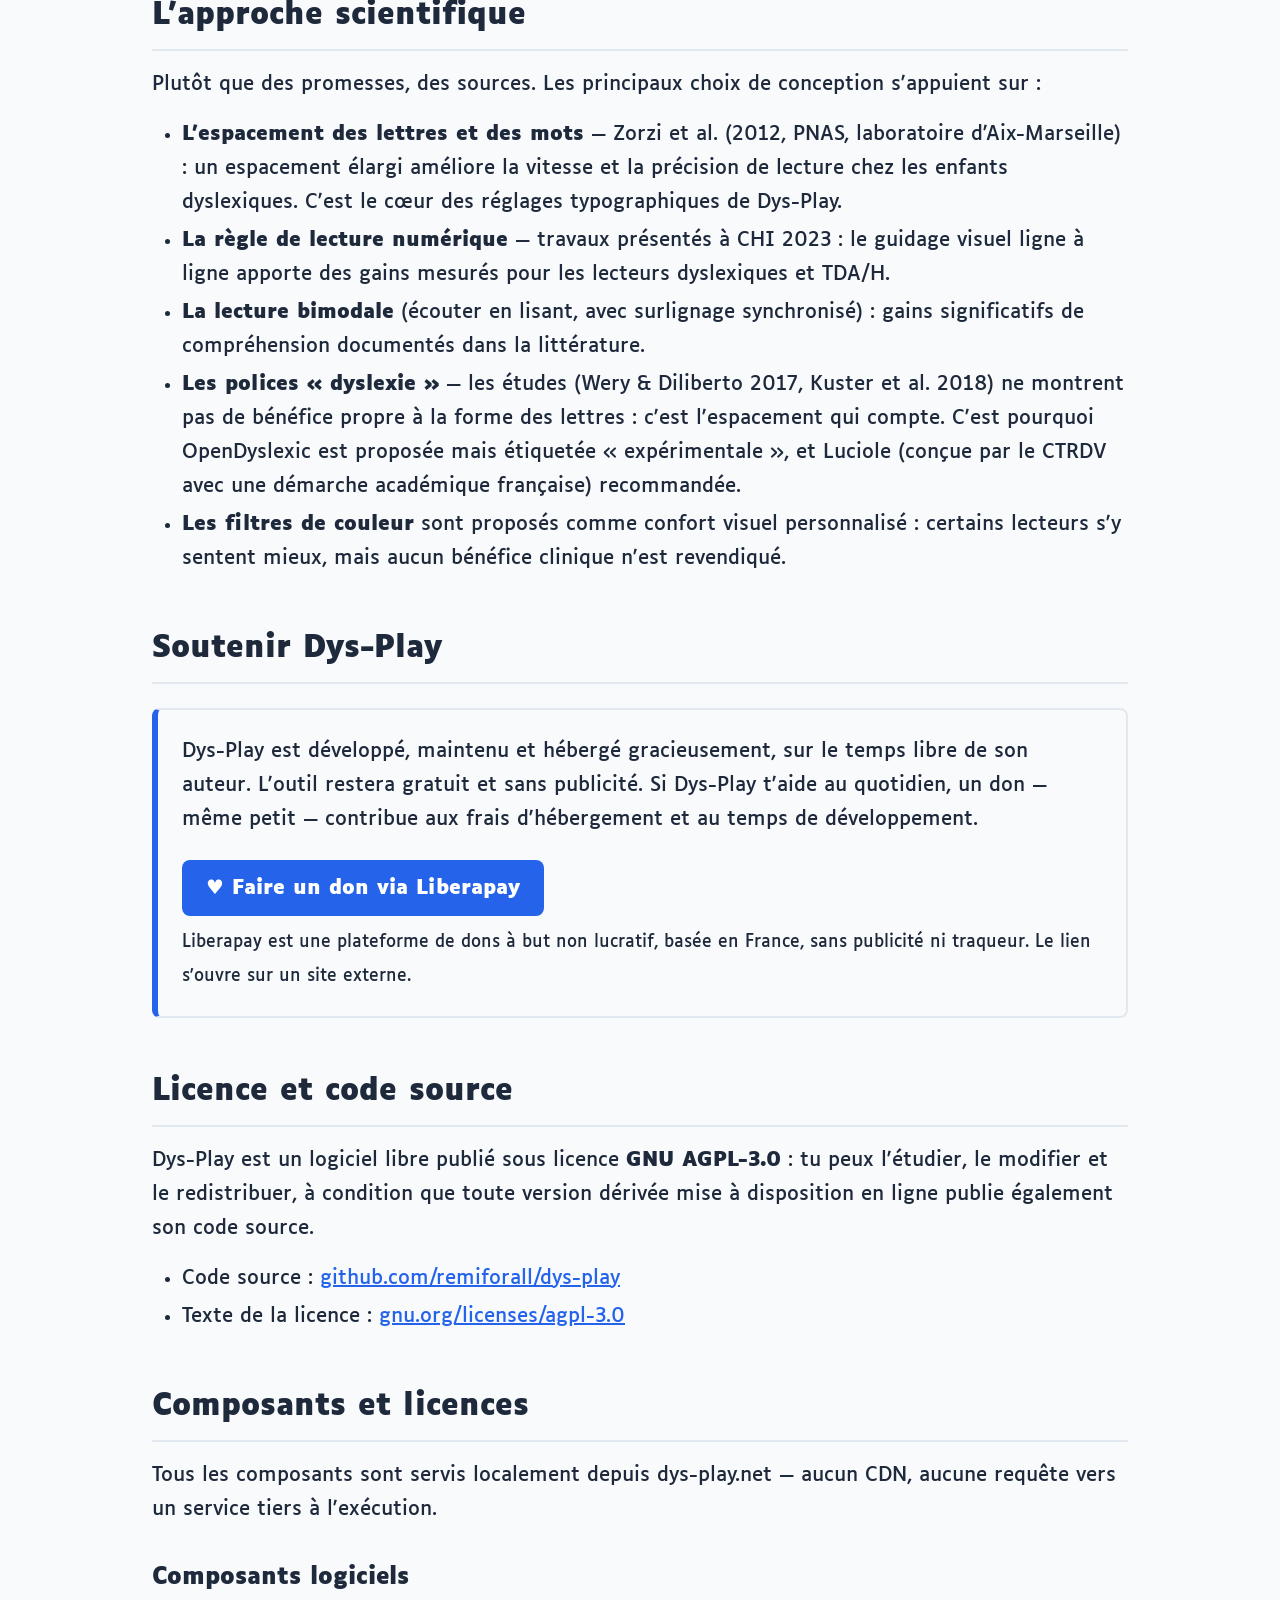
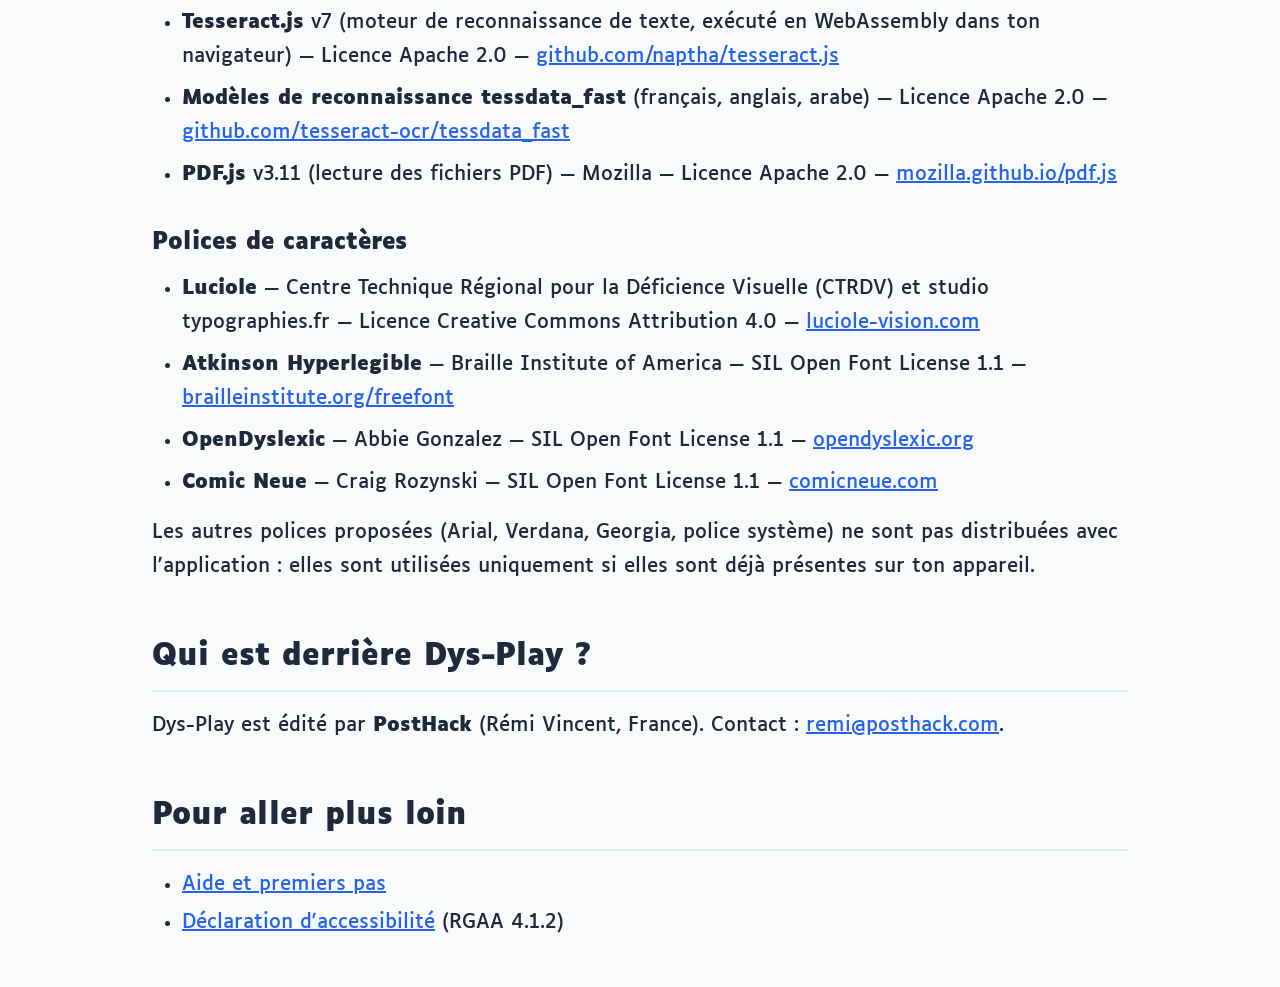
<file: a-propos.html>
<!doctype html>
<html lang="fr">
  <head>
    <meta charset="UTF-8" />
    <meta
      name="viewport"
      content="width=device-width, initial-scale=1.0, maximum-scale=5.0"
    />
    <meta name="robots" content="index, follow" />
    <title>À propos — Dys-Play</title>
    <meta
      name="description"
      content="Pourquoi Dys-Play existe : un outil gratuit, libre (AGPL-3.0) et 100 % local d'aide à la lecture pour personnes dyslexiques et TDA/H. Crédits et licences des composants."
    />
    <link rel="icon" type="image/svg+xml" href="img/icon.svg" />
    <link rel="stylesheet" href="fonts/fonts.css?v=52" />
    <link rel="stylesheet" href="styles.css?v=52" />
    <script src="theme-init.js?v=52"></script>
    <style>
      main.a11y-page {
        max-width: 64rem;
        margin: 0 auto;
        padding: var(--space-xl) var(--space-lg);
        line-height: var(--line-height);
      }
      main.a11y-page h1 {
        margin-bottom: var(--space-lg);
      }
      main.a11y-page h2 {
        margin-top: var(--space-2xl);
        margin-bottom: var(--space-md);
        border-bottom: 2px solid var(--color-border);
        padding-bottom: var(--space-sm);
      }
      main.a11y-page h3 {
        margin-top: var(--space-xl);
        margin-bottom: var(--space-sm);
      }
      main.a11y-page ul,
      main.a11y-page ol {
        padding-left: 1.5em;
        margin-bottom: var(--space-md);
      }
      main.a11y-page li {
        margin-bottom: var(--space-xs);
      }
      main.a11y-page p {
        margin-bottom: var(--space-md);
      }
      main.a11y-page a {
        color: var(--color-primary);
        text-decoration: underline;
      }
      main.a11y-page .back-link {
        display: inline-block;
        margin-bottom: var(--space-lg);
      }
      main.a11y-page .credit-list li {
        margin-bottom: var(--space-sm);
      }
      .don-box {
        padding: var(--space-lg);
        background: var(--color-bg-secondary);
        border: 2px solid var(--color-border);
        border-left: 6px solid var(--color-primary);
        border-radius: var(--radius-sm);
        margin: var(--space-lg) 0;
      }
      .don-box .don-btn {
        display: inline-flex;
        align-items: center;
        gap: 0.5em;
        min-height: 56px;
        padding: var(--space-sm) var(--space-lg);
        margin-top: var(--space-sm);
        background: var(--color-primary);
        color: var(--color-bg, #fff);
        border-radius: var(--radius-sm);
        font-weight: 700;
        text-decoration: none;
      }
      .don-box .don-btn:hover,
      .don-box .don-btn:focus-visible {
        text-decoration: underline;
      }
    </style>
  </head>
  <body>
    <a href="#main-content" class="skip-link">Aller au contenu principal</a>

    <main id="main-content" class="a11y-page" role="main">
      <a href="/" class="back-link">← Retour à Dys-Play</a>

      <h1>À propos de Dys-Play</h1>

      <h2>L'histoire de Dys-Play</h2>

      <h3>Le point de départ : Capucine</h3>

      <p>
        Capucine retient tout. Une chanson entendue une fois, le prénom des
        gens, le détail d'une histoire racontée des mois plus tôt, ou le concept
        de la pesanteur : sa mémoire est un coffre-fort.
      </p>

      <p>Elle est vive, drôle, curieuse de tout.</p>

      <p>
        Quand elle parle, on voit une intelligence qui court plus vite que les
        mots. Elle écoute des podcasts sur de grandes personnalités et nous
        raconte leurs vies en détail, ou regarde des documentaires scientifiques
        pointus sur les cercles sous-marins au large du cap Corse, et retient
        tout.
      </p>

      <h3>Et puis il y a le CP</h3>

      <p>
        Devant un texte, quelque chose se grippe. Les lettres se retournent, les
        lignes se sauvent, un mot lu correctement à la ligne 1 redevient un
        étranger à la ligne 4. La fatigue tombe d'un coup, alors que la tête,
        elle, voudrait continuer.
      </p>

      <p>
        Sa mémoire trompe l'entourage : elle a fait lire une fois la page, et
        l'a retenue.
      </p>

      <p>
        <strong
          >La dyslexie n'a rien volé à son intelligence — elle a juste posé un
          mur entre elle et l'écrit.</strong
        >
      </p>

      <p>
        Et un mur, à l'âge de 6 ans, ça finit par murmurer une phrase terrible :
        « lire, j'aime pas. »
      </p>

      <p><em>C'est faux.</em></p>

      <p>
        C'est en la regardant se battre avec une simple feuille que j'ai eu
        envie de le prouver autrement qu'avec des mots de réconfort.
      </p>

      <h3>Engagé et enragé</h3>

      <p>
        Designer, développeur, formateur, moniteur national de premiers secours
        diplômé et formé à l'accessibilité, j'ai cherché ce qui existait.
      </p>

      <p>
        Beaucoup de choses en réalité, mais presque toujours payantes et chères,
        enfermées dans un abonnement, réservées à un système d'exploitation, ou
        pire : des outils qui demandent d'envoyer le devoir, la lettre intime,
        le document de travail vers un serveur lointain pour le « traiter ». Et
        surtout, le plus souvent, des outils peu adaptés aux différentes
        variantes des troubles dys et neurocognitifs.
      </p>

      <p>
        Pour aider un enfant ou un adulte à lire, on lui demandait de céder sa
        vie privée. Ça m'a paru être exactement le mauvais marché.
      </p>

      <p>
        Alors je me suis dit qu'on pouvait faire autrement. Que ce dont Capucine
        avait besoin — et avec elle les
        <strong>8 à 10 % de la population</strong> qui vivent un trouble du
        langage écrit — ce n'était pas un produit de plus.
      </p>

      <p>
        C'était un outil gratuit, libre, qui ne sort jamais de l'appareil, qui
        ne juge pas, qui s'adapte à <em>sa</em> façon de lire plutôt que
        l'inverse.
      </p>

      <p>
        Un outil qui parte de ce que dit vraiment la recherche : l'espacement
        des lettres qui change tout (Zorzi, <em>PNAS</em> 2012), la règle de
        lecture qui guide l'œil, la voix qui accompagne le texte — et pas du
        bullshit ni des promesses marketing. J'ai aussi tenu compte des usages
        réels du terrain, en m'entretenant avec des professionnelles reconnues :
        Marie Ray-Capet, orthophoniste, et une psychologue clinicienne.
      </p>

      <p>
        Dys-Play est né de ce moment-là. D'une nièce qui mérite mieux qu'un mur.
        Et de la conviction que lire confortablement n'est pas un luxe qu'on
        vend, mais un droit qu'on outille.
      </p>

      <h3>Mes lignes rouges</h3>

      <p>
        Quand j'ai commencé à écrire Dys-Play, j'ai posé trois règles. Pas des
        arguments de vente — des refus.
      </p>

      <p>
        <strong>Rien ne sort de l'appareil.</strong> Tout se passe dans le
        navigateur, sur le téléphone ou l'ordinateur de la personne. La photo du
        devoir, le courrier de l'avocat, la page du roman : rien n'est envoyé
        nulle part. Même la reconnaissance de texte sur les photos tourne en
        local. Il n'y a pas de compte, pas de cookie, pas de statistique. Et il
        n'y a aucune donnée à revendre, parce qu'il n'y en a tout simplement
        aucune qui soit collectée.
      </p>

      <p>
        <strong>Gratuit, et libre pour de vrai.</strong> Pas de version « Pro »
        qui débloque ce qui devrait être un droit. Pas de pub. Le code est
        ouvert, publié sous licence AGPL : n'importe qui peut l'étudier, le
        vérifier, le corriger, le réutiliser. Quand un outil touche à la lecture
        d'un enfant, je trouve normal qu'on puisse regarder sous le capot.
      </p>

      <p>
        <strong>On dit la vérité sur ce qui marche.</strong> C'est là que je
        deviens pénible. Chaque réglage de Dys-Play s'appuie sur une étude
        publiée, ou alors il est étiqueté « expérimental », noir sur blanc.
        L'espacement des lettres ? Prouvé (Zorzi, <em>PNAS</em> 2012). La police
        « spéciale dyslexie » ? Les études ne montrent aucun bénéfice propre à
        la forme des lettres (Wery &amp; Diliberto 2017, Kuster 2018) — alors je
        la propose, mais je ne mens pas en la disant « optimisée ». Les filtres
        de couleur ? Du confort, pas un traitement. Pas de promesse, pas de
        bullshit : c'est ce que je devais à Capucine, et à tous les autres.
      </p>

      <h3>Fait main, jusqu'au dernier pixel</h3>

      <p>
        Dys-Play, c'est du code cousu main. Pas de framework à la mode, pas
        d'usine à dépendances, pas de CDN qui piste l'utilisateur à son insu. Du
        HTML, du CSS, du JavaScript — écrits ligne à ligne, servis depuis un
        seul endroit, fonctionnant même hors-ligne.
      </p>

      <p>
        Ce choix n'est pas de la nostalgie. C'est de la cohérence. Un outil qui
        promet de ne rien laisser fuiter ne peut pas embarquer trente scripts
        tiers dont personne ne contrôle ce qu'ils font. La sobriété technique,
        ici, c'est une condition de la confiance — et accessoirement, un site
        léger qui s'ouvre vite, même sur un vieux téléphone et une connexion
        fragile.
      </p>

      <p>
        Même soin sur les polices : <strong>Luciole</strong>, conçue en France
        par le CTRDV avec une vraie démarche scientifique, mise en avant ; les
        autres proposées honnêtement, avec leur licence et leur statut. Et
        chaque écran pensé pour être utilisable au clavier, au lecteur d'écran,
        en français comme en arabe (de droite à gauche). Un audit
        d'accessibilité externe est en préparation — parce qu'on ne se décerne
        pas à soi-même un brevet de sérieux.
      </p>

      <h3>La preuve par l'outil</h3>

      <p>
        Je n'ai pas fait Dys-Play seulement pour Capucine — même si tout est
        parti d'elle. Je l'ai fait aussi pour démontrer une idée que je défends
        avec <strong>PostHack</strong> : on peut construire des outils
        numériques <strong>sobres, souverains et accessibles</strong> sans rien
        sacrifier de leur qualité. Que l'éthique n'est pas le prix à payer pour
        de la mauvaise technique — qu'elle en est souvent le moteur.
      </p>

      <p>
        La suite, je la veux collective : ouvrir l'outil à d'autres langues et
        d'autres usages, le faire évaluer par la recherche, le mettre entre les
        mains des orthophonistes, des enseignants, des familles. Dys-Play
        restera gratuit et sans publicité. Il vit sur mon temps libre et mes
        frais ; si un jour il t'aide, un don (via Liberapay, une plateforme
        française à but non lucratif) en paie l'hébergement et le développement.
      </p>

      <p>
        Mais le cœur ne bougera pas. Dys-Play est, et restera, un outil pensé
        pour les humains avant les machines.
      </p>

      <p>
        Et si Capucine, un jour, lit un livre jusqu'au bout en se disant «
        finalement, j'aime bien » — alors il aura déjà tout réussi.
      </p>

      <h2>La mission</h2>

      <p>
        Environ 8 à 10 % de la population présente un trouble spécifique du
        langage écrit. Pour ces lecteurs, un simple document papier, un PDF mal
        construit ou une page trop dense peuvent devenir un obstacle quotidien —
        à l'école, au travail, dans les démarches administratives.
      </p>

      <p>
        Dys-Play est un outil gratuit qui transforme n'importe quel texte
        (photo, PDF, copier-coller) en une lecture adaptée à tes besoins :
        police au choix, espacement élargi, syllabes colorées, règle de lecture,
        lecture à voix haute synchronisée.
      </p>

      <p>Trois engagements non négociables :</p>

      <ul>
        <li>
          <strong>100 % local.</strong> Tout se passe dans ton navigateur, y
          compris la reconnaissance de texte sur les photos. Aucun texte, aucune
          image, aucune donnée ne quitte ton appareil. Pas de compte, pas de
          cookie tiers, pas de statistiques d'usage.
        </li>
        <li>
          <strong>Gratuit, sans contrepartie.</strong> Pas de version « premium
          », pas de publicité, pas de revente de données — il n'y a d'ailleurs
          aucune donnée à revendre.
        </li>
        <li>
          <strong>Fondé sur la recherche.</strong> Chaque fonctionnalité
          s'appuie sur des travaux académiques publiés, ou est explicitement
          étiquetée « expérimentale » quand les preuves manquent.
        </li>
      </ul>

      <h2>Pour qui ?</h2>

      <p>
        Dys-Play s'adresse d'abord aux personnes dyslexiques (quel que soit le
        profil), dysorthographiques et TDA/H — enfants, adolescents et adultes.
        Il est aussi pensé pour celles et ceux qui les accompagnent :
        enseignants, orthophonistes, parents. La page
        <a href="aide.html">Aide et premiers pas</a> détaille les usages
        concrets.
      </p>

      <h2>L'approche scientifique</h2>

      <p>
        Plutôt que des promesses, des sources. Les principaux choix de
        conception s'appuient sur :
      </p>

      <ul>
        <li>
          <strong>L'espacement des lettres et des mots</strong> — Zorzi et al.
          (2012, PNAS, laboratoire d'Aix-Marseille) : un espacement élargi
          améliore la vitesse et la précision de lecture chez les enfants
          dyslexiques. C'est le cœur des réglages typographiques de Dys-Play.
        </li>
        <li>
          <strong>La règle de lecture numérique</strong> — travaux présentés à
          CHI 2023 : le guidage visuel ligne à ligne apporte des gains mesurés
          pour les lecteurs dyslexiques et TDA/H.
        </li>
        <li>
          <strong>La lecture bimodale</strong> (écouter en lisant, avec
          surlignage synchronisé) : gains significatifs de compréhension
          documentés dans la littérature.
        </li>
        <li>
          <strong>Les polices « dyslexie »</strong> — les études (Wery &
          Diliberto 2017, Kuster et al. 2018) ne montrent pas de bénéfice propre
          à la forme des lettres : c'est l'espacement qui compte. C'est pourquoi
          OpenDyslexic est proposée mais étiquetée « expérimentale », et Luciole
          (conçue par le CTRDV avec une démarche académique française)
          recommandée.
        </li>
        <li>
          <strong>Les filtres de couleur</strong> sont proposés comme confort
          visuel personnalisé : certains lecteurs s'y sentent mieux, mais aucun
          bénéfice clinique n'est revendiqué.
        </li>
      </ul>

      <h2>Soutenir Dys-Play</h2>

      <div class="don-box">
        <p>
          Dys-Play est développé, maintenu et hébergé gracieusement, sur le
          temps libre de son auteur. L'outil restera gratuit et sans publicité.
          Si Dys-Play t'aide au quotidien, un don — même petit — contribue aux
          frais d'hébergement et au temps de développement.
        </p>
        <a
          class="don-btn"
          href="https://liberapay.com/PostHack/donate"
          rel="noopener noreferrer external"
          >♥ Faire un don via Liberapay</a
        >
        <p style="margin-top: var(--space-sm); margin-bottom: 0">
          <small
            >Liberapay est une plateforme de dons à but non lucratif, basée en
            France, sans publicité ni traqueur. Le lien s'ouvre sur un site
            externe.</small
          >
        </p>
      </div>

      <h2>Licence et code source</h2>

      <p>
        Dys-Play est un logiciel libre publié sous licence
        <strong>GNU AGPL-3.0</strong> : tu peux l'étudier, le modifier et le
        redistribuer, à condition que toute version dérivée mise à disposition
        en ligne publie également son code source.
      </p>

      <ul>
        <li>
          Code source :
          <a
            href="https://github.com/remiforall/dys-play"
            rel="noopener noreferrer external"
            >github.com/remiforall/dys-play</a
          >
        </li>
        <li>
          Texte de la licence :
          <a
            href="https://www.gnu.org/licenses/agpl-3.0.fr.html"
            rel="noopener noreferrer external"
            >gnu.org/licenses/agpl-3.0</a
          >
        </li>
      </ul>

      <h2>Composants et licences</h2>

      <p>
        Tous les composants sont servis localement depuis dys-play.net — aucun
        CDN, aucune requête vers un service tiers à l'exécution.
      </p>

      <h3>Composants logiciels</h3>

      <ul class="credit-list">
        <li>
          <strong>Tesseract.js</strong> v7 (moteur de reconnaissance de texte,
          exécuté en WebAssembly dans ton navigateur) — Licence Apache 2.0 —
          <a
            href="https://github.com/naptha/tesseract.js"
            rel="noopener noreferrer external"
            >github.com/naptha/tesseract.js</a
          >
        </li>
        <li>
          <strong>Modèles de reconnaissance tessdata_fast</strong> (français,
          anglais, arabe) — Licence Apache 2.0 —
          <a
            href="https://github.com/tesseract-ocr/tessdata_fast"
            rel="noopener noreferrer external"
            >github.com/tesseract-ocr/tessdata_fast</a
          >
        </li>
        <li>
          <strong>PDF.js</strong> v3.11 (lecture des fichiers PDF) — Mozilla —
          Licence Apache 2.0 —
          <a
            href="https://mozilla.github.io/pdf.js/"
            rel="noopener noreferrer external"
            >mozilla.github.io/pdf.js</a
          >
        </li>
      </ul>

      <h3>Polices de caractères</h3>

      <ul class="credit-list">
        <li>
          <strong>Luciole</strong> — Centre Technique Régional pour la
          Déficience Visuelle (CTRDV) et studio typographies.fr — Licence
          Creative Commons Attribution 4.0 —
          <a
            href="https://www.luciole-vision.com/"
            rel="noopener noreferrer external"
            >luciole-vision.com</a
          >
        </li>
        <li>
          <strong>Atkinson Hyperlegible</strong> — Braille Institute of America
          — SIL Open Font License 1.1 —
          <a
            href="https://brailleinstitute.org/freefont"
            rel="noopener noreferrer external"
            >brailleinstitute.org/freefont</a
          >
        </li>
        <li>
          <strong>OpenDyslexic</strong> — Abbie Gonzalez — SIL Open Font License
          1.1 —
          <a href="https://opendyslexic.org/" rel="noopener noreferrer external"
            >opendyslexic.org</a
          >
        </li>
        <li>
          <strong>Comic Neue</strong> — Craig Rozynski — SIL Open Font License
          1.1 —
          <a href="https://comicneue.com/" rel="noopener noreferrer external"
            >comicneue.com</a
          >
        </li>
      </ul>

      <p>
        Les autres polices proposées (Arial, Verdana, Georgia, police système)
        ne sont pas distribuées avec l'application : elles sont utilisées
        uniquement si elles sont déjà présentes sur ton appareil.
      </p>

      <h2>Qui est derrière Dys-Play ?</h2>

      <p>
        Dys-Play est édité par <strong>PostHack</strong> (Rémi Vincent, France).
        Contact : <a href="mailto:remi@posthack.com">remi@posthack.com</a>.
      </p>

      <h2>Pour aller plus loin</h2>

      <ul>
        <li><a href="aide.html">Aide et premiers pas</a></li>
        <li>
          <a href="accessibilite.html">Déclaration d'accessibilité</a> (RGAA
          4.1.2)
        </li>
      </ul>
    </main>
  </body>
</html>
</file>
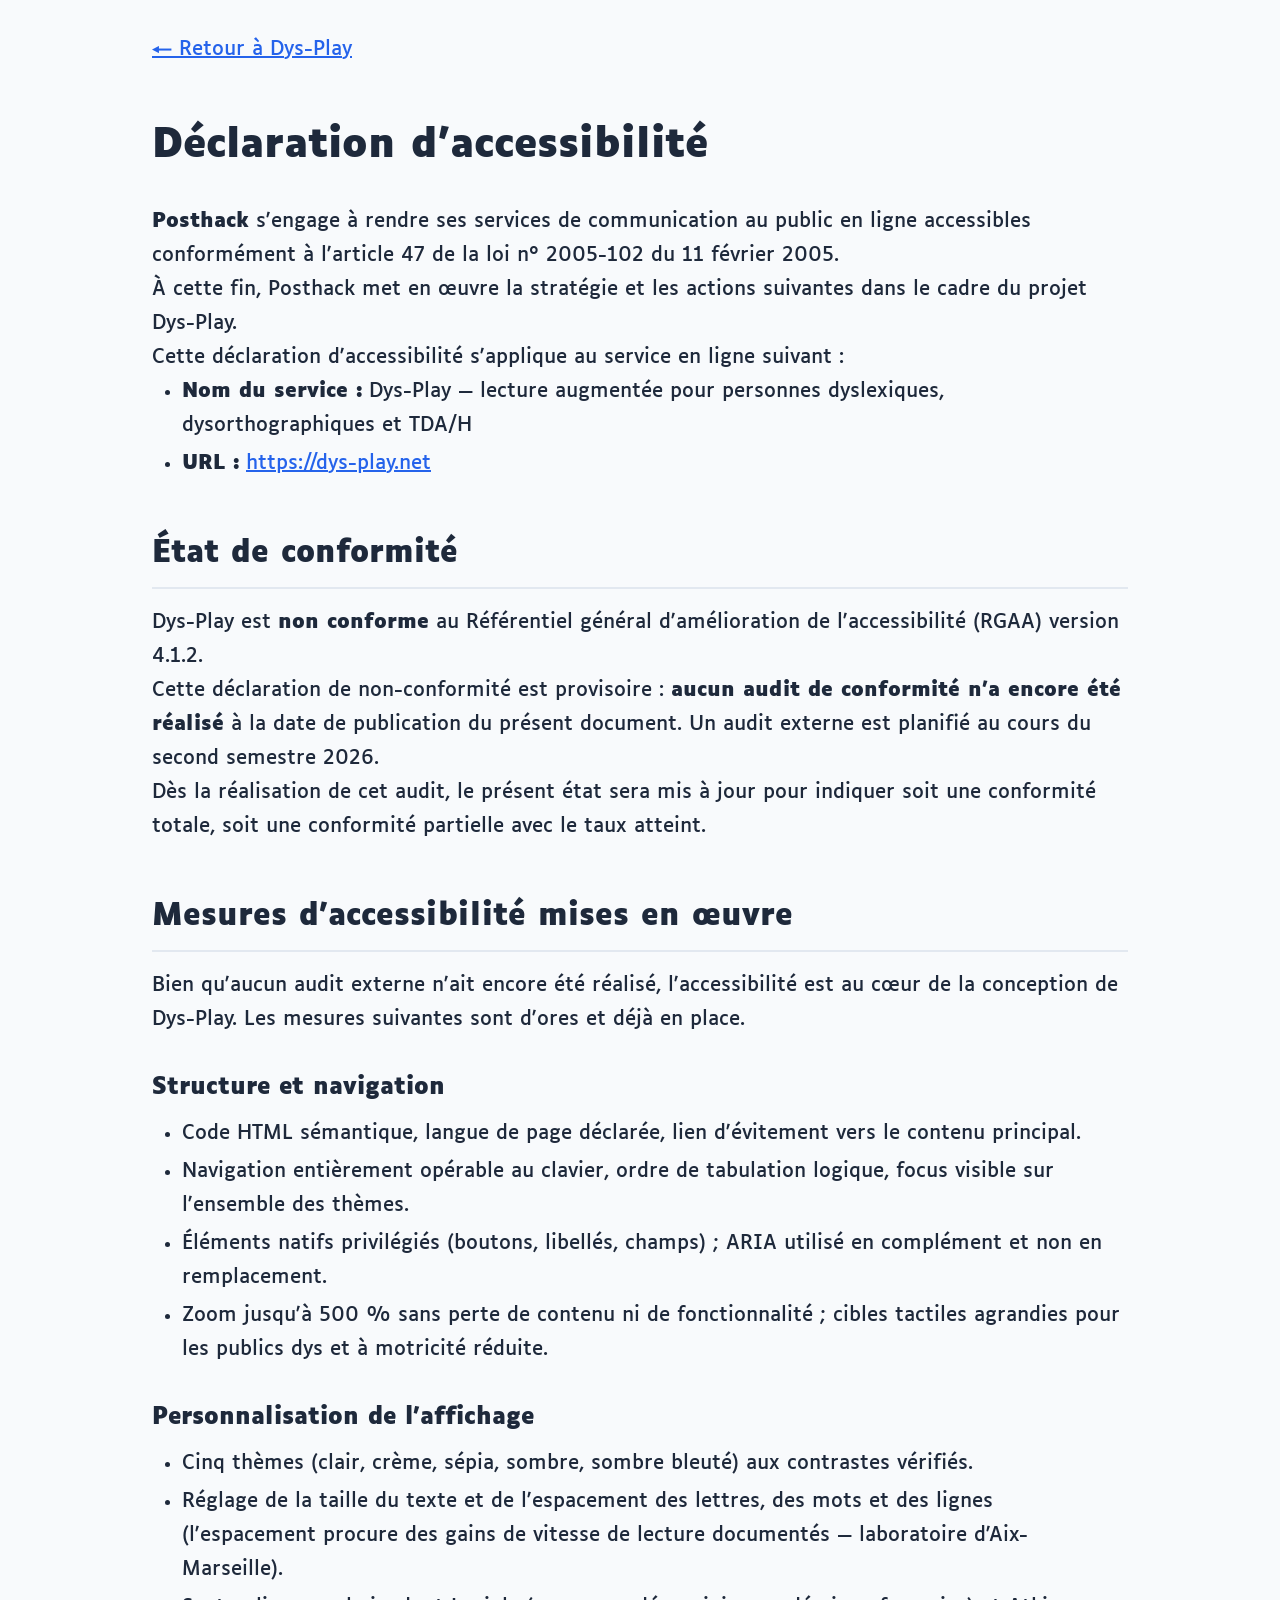
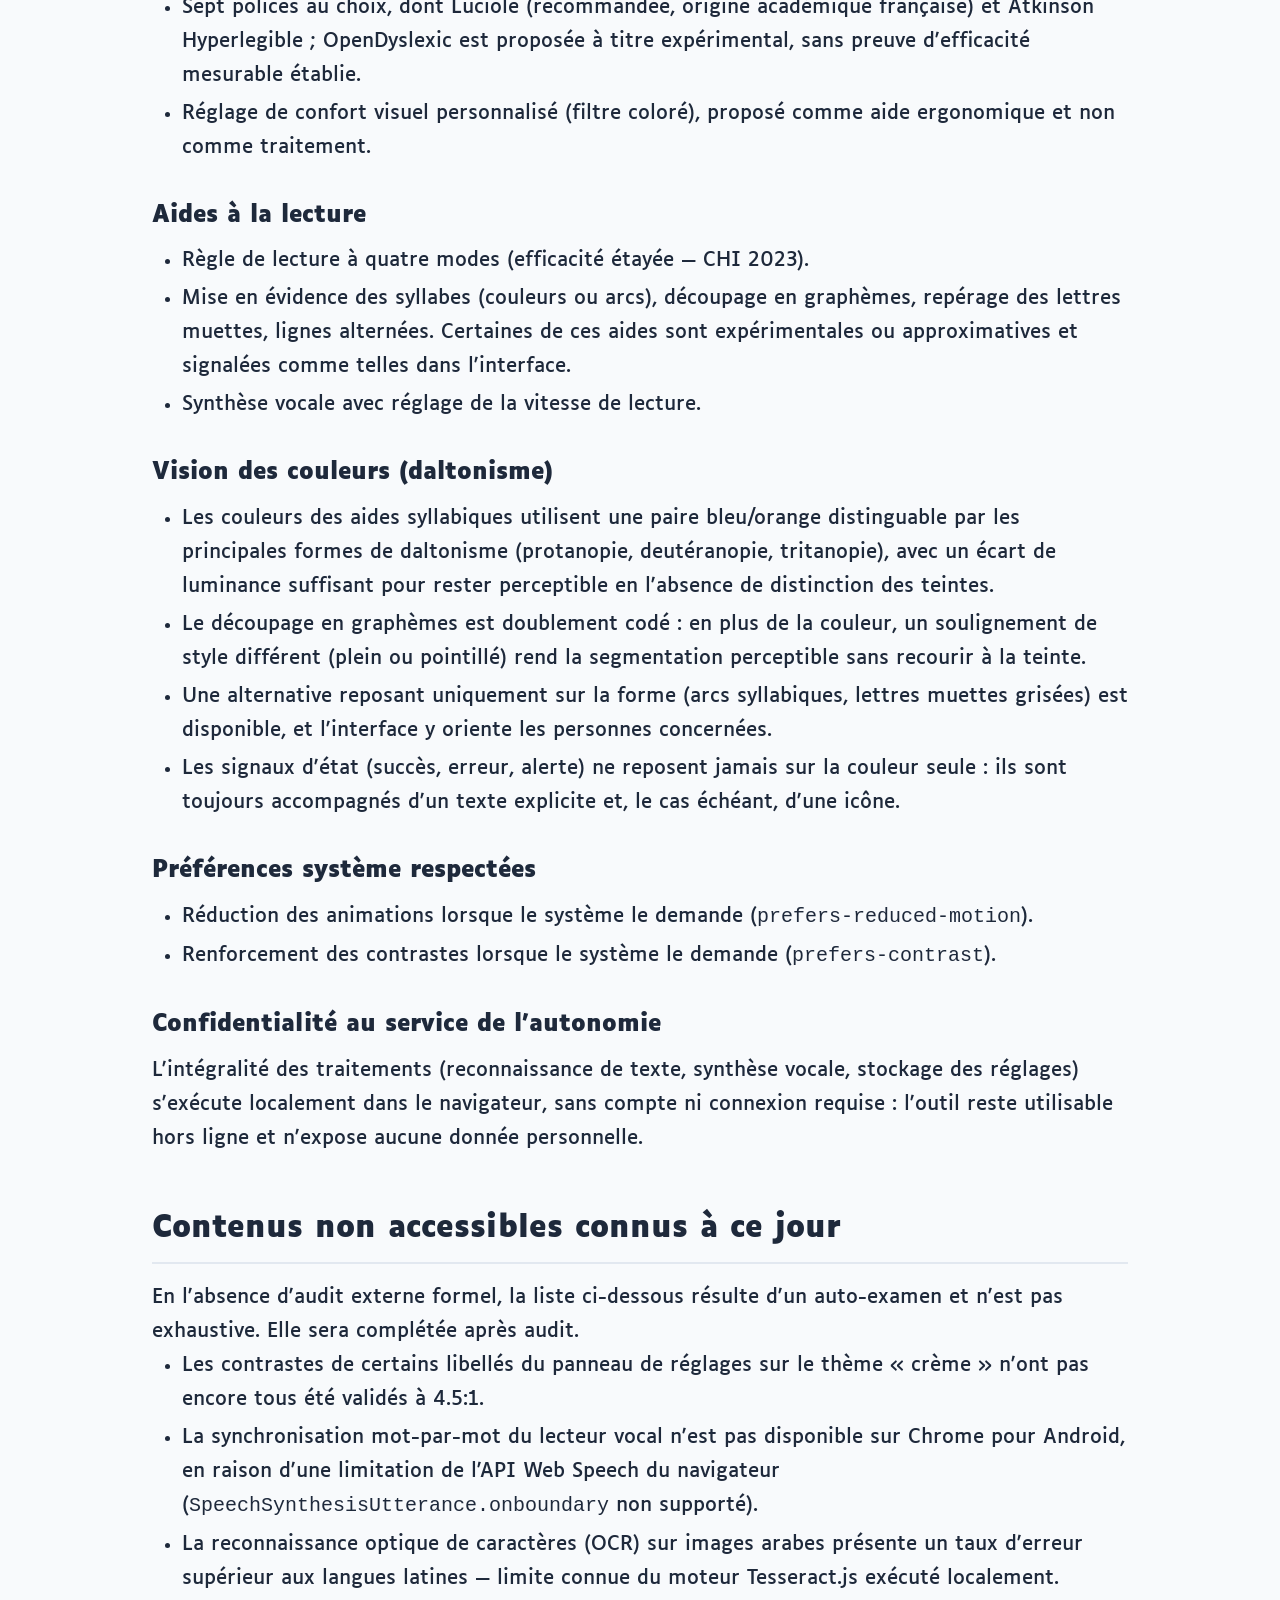
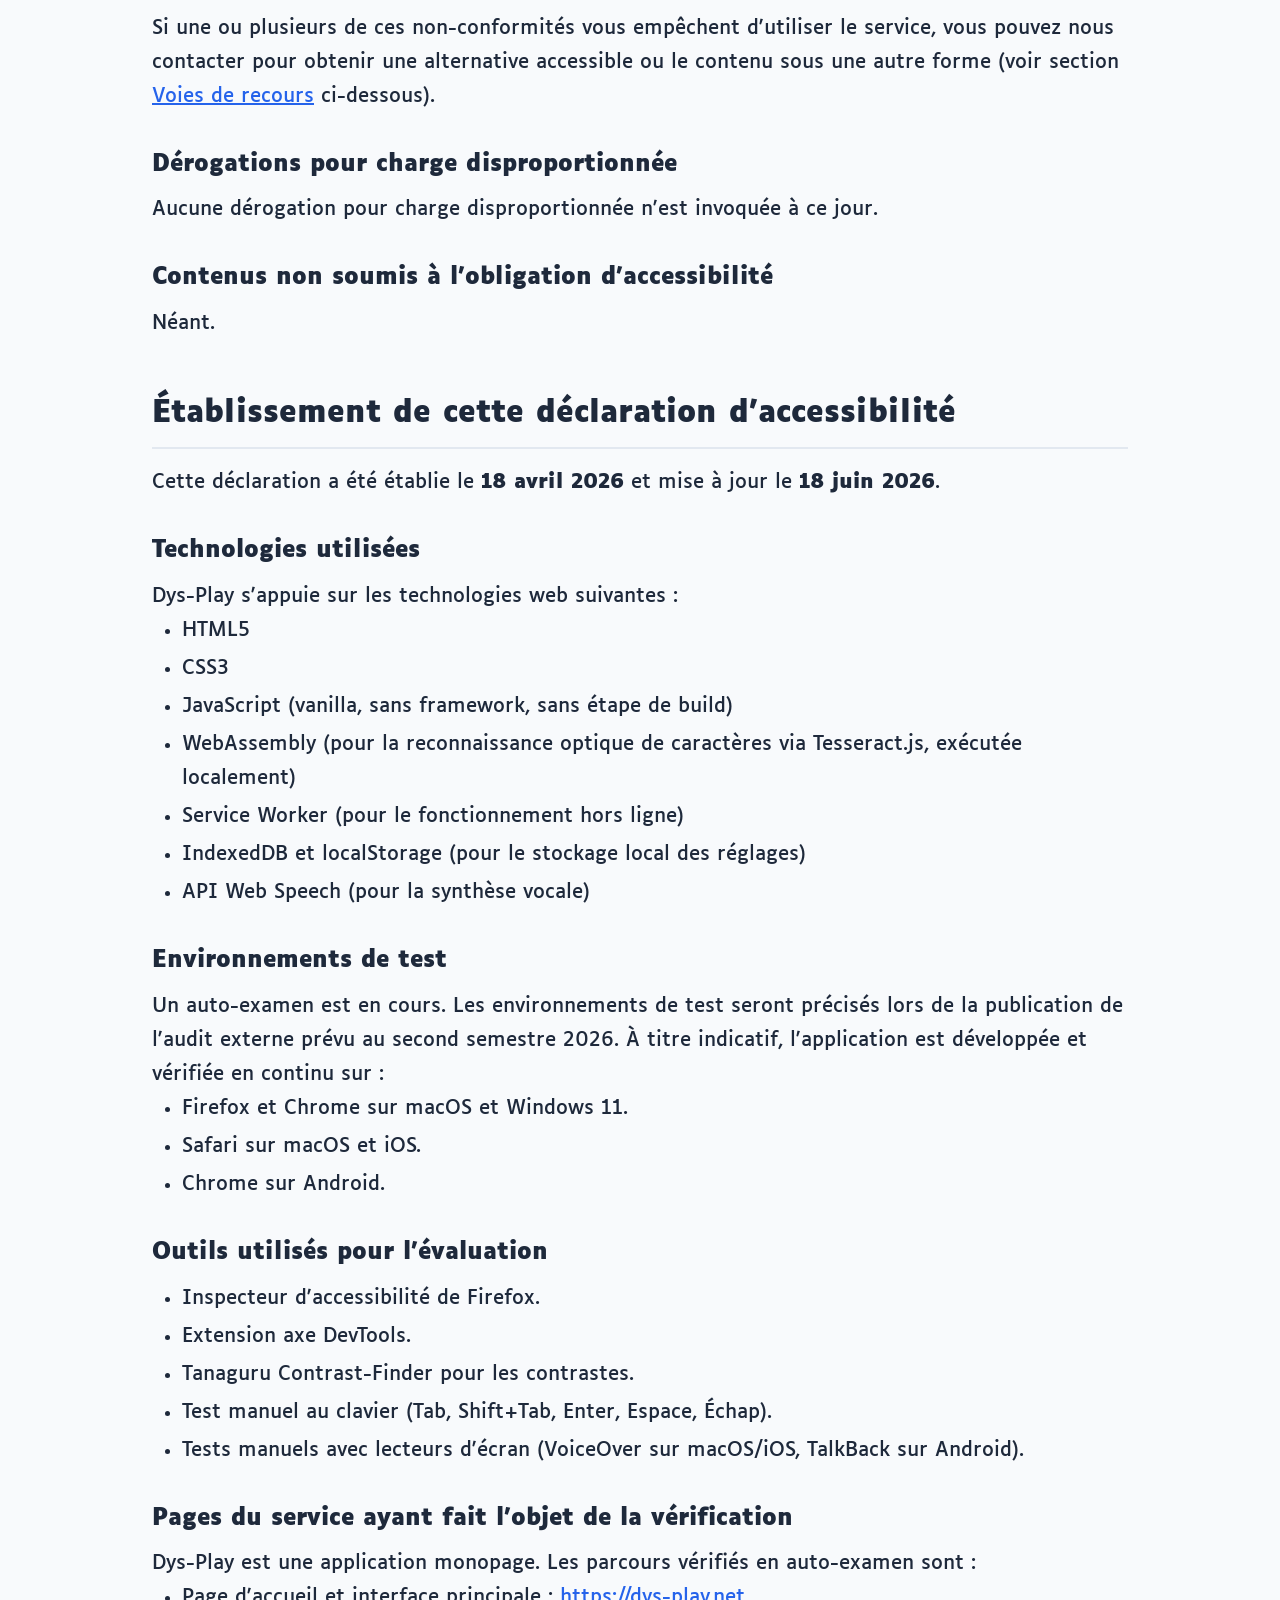
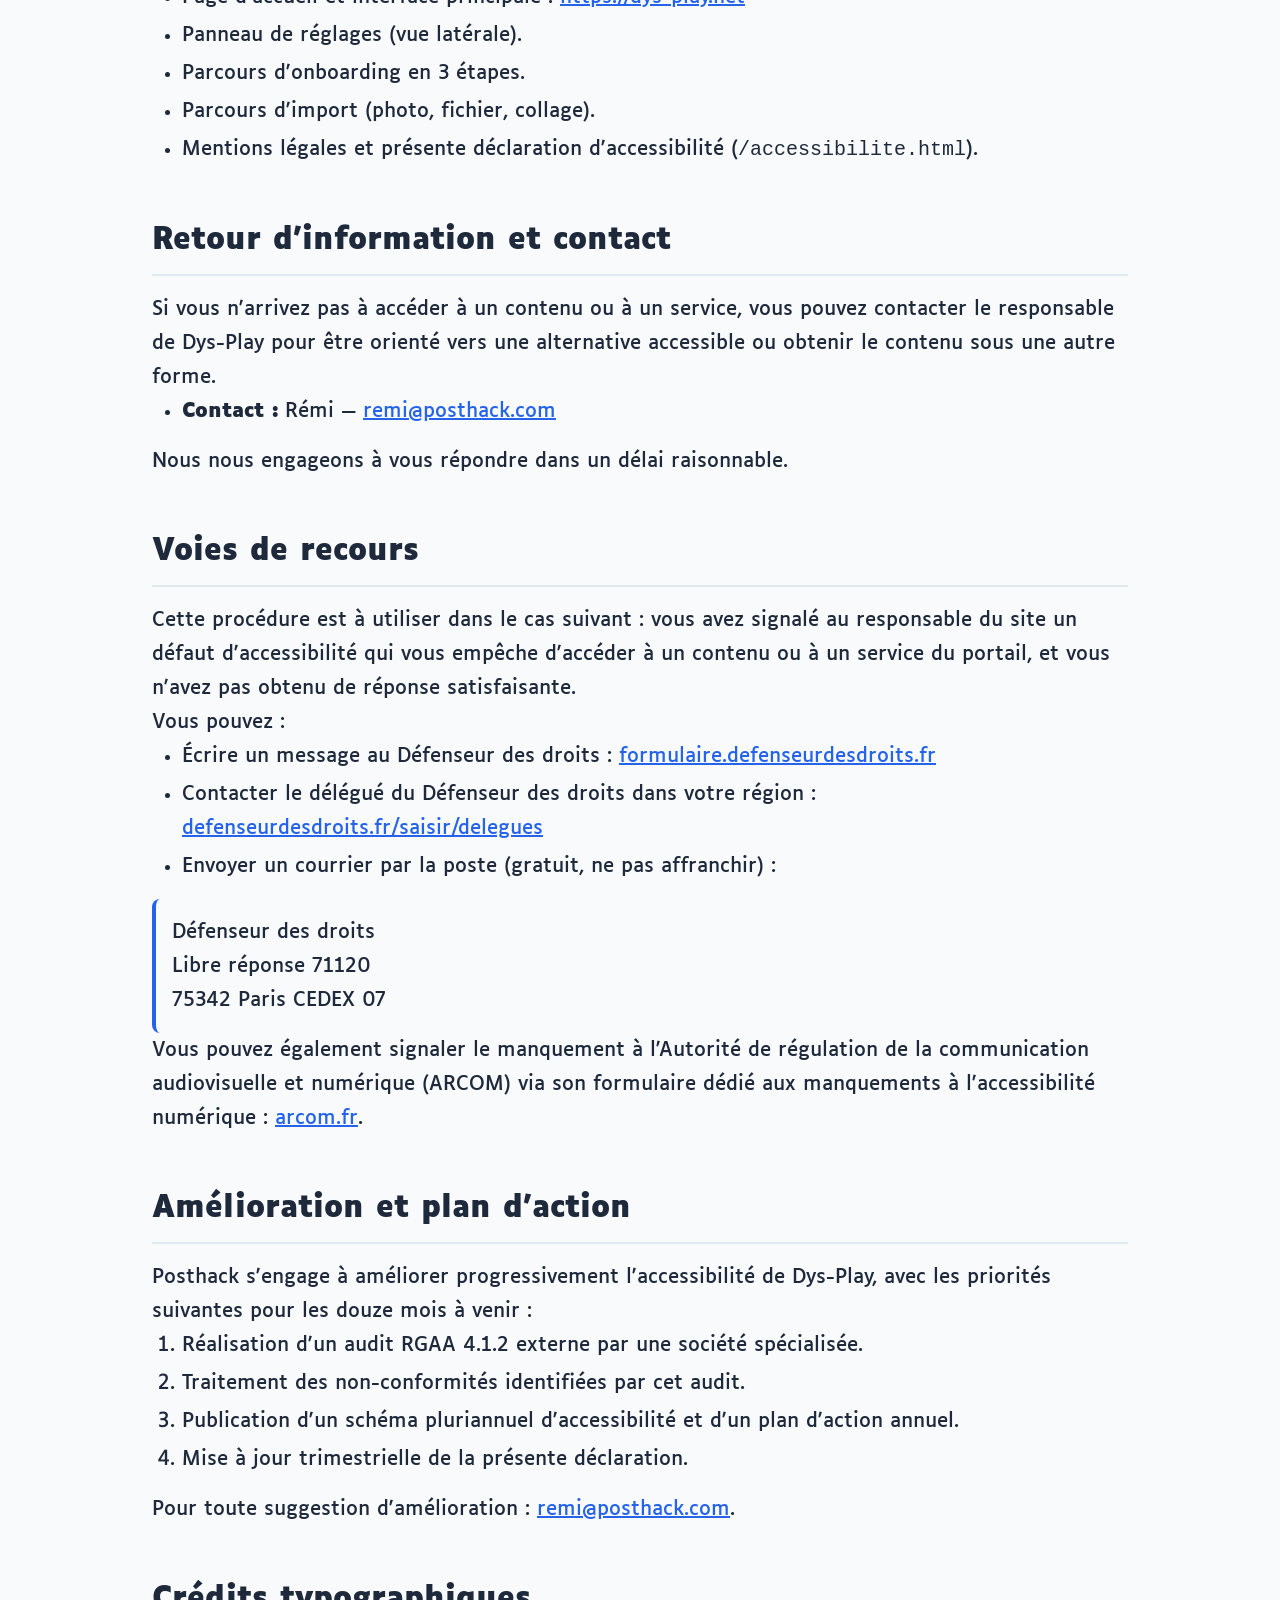
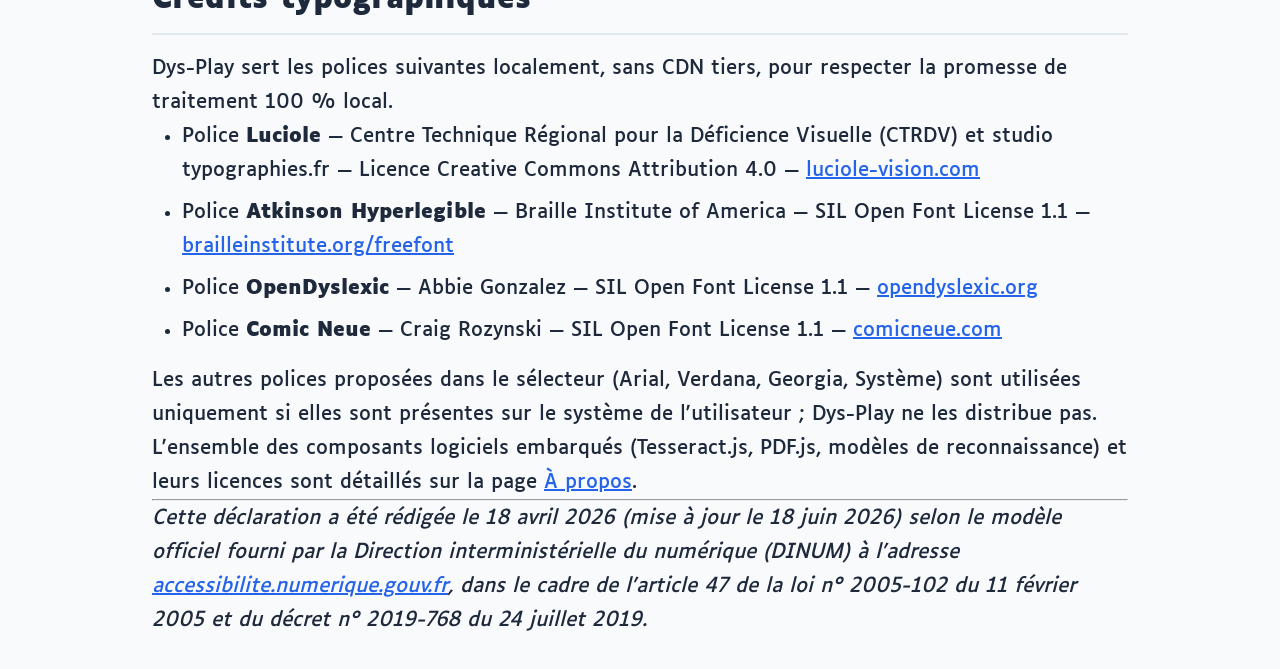
<file: accessibilite.html>
<!doctype html>
<html lang="fr">
  <head>
    <meta charset="UTF-8" />
    <meta
      name="viewport"
      content="width=device-width, initial-scale=1.0, maximum-scale=5.0"
    />
    <meta name="robots" content="index, follow" />
    <title>Déclaration d'accessibilité — Dys-Play</title>
    <meta
      name="description"
      content="Déclaration d'accessibilité de Dys-Play conformément à l'article 47 de la loi n° 2005-102 du 11 février 2005 et au RGAA 4.1.2."
    />
    <link rel="icon" type="image/svg+xml" href="img/icon.svg" />
    <link rel="stylesheet" href="fonts/fonts.css?v=52" />
    <link rel="stylesheet" href="styles.css?v=52" />
    <style>
      main.a11y-page {
        max-width: 64rem;
        margin: 0 auto;
        padding: var(--space-xl) var(--space-lg);
        line-height: var(--line-height);
      }
      main.a11y-page h1 {
        margin-bottom: var(--space-lg);
      }
      main.a11y-page h2 {
        margin-top: var(--space-2xl);
        margin-bottom: var(--space-md);
        border-bottom: 2px solid var(--color-border);
        padding-bottom: var(--space-sm);
      }
      main.a11y-page h3 {
        margin-top: var(--space-xl);
        margin-bottom: var(--space-sm);
      }
      main.a11y-page ul,
      main.a11y-page ol {
        padding-left: 1.5em;
        margin-bottom: var(--space-md);
      }
      main.a11y-page li {
        margin-bottom: var(--space-xs);
      }
      main.a11y-page a {
        color: var(--color-primary);
        text-decoration: underline;
      }
      main.a11y-page .back-link {
        display: inline-block;
        margin-bottom: var(--space-lg);
      }
      main.a11y-page .addr {
        font-style: normal;
        padding: var(--space-md);
        background: var(--color-bg-secondary);
        border-left: 4px solid var(--color-primary);
        border-radius: var(--radius-sm);
      }
      main.a11y-page .credit-list li {
        margin-bottom: var(--space-sm);
      }
    </style>
  </head>
  <body>
    <a href="#main-content" class="skip-link">Aller au contenu principal</a>

    <main id="main-content" class="a11y-page" role="main">
      <a href="/" class="back-link">← Retour à Dys-Play</a>

      <h1>Déclaration d'accessibilité</h1>

      <p>
        <strong>Posthack</strong> s'engage à rendre ses services de
        communication au public en ligne accessibles conformément à l'article 47
        de la loi n° 2005-102 du 11 février 2005.
      </p>

      <p>
        À cette fin, Posthack met en œuvre la stratégie et les actions suivantes
        dans le cadre du projet Dys-Play.
      </p>

      <p>
        Cette déclaration d'accessibilité s'applique au service en ligne suivant
        :
      </p>

      <ul>
        <li>
          <strong>Nom du service :</strong> Dys-Play — lecture augmentée pour
          personnes dyslexiques, dysorthographiques et TDA/H
        </li>
        <li>
          <strong>URL :</strong>
          <a href="https://dys-play.net">https://dys-play.net</a>
        </li>
      </ul>

      <h2>État de conformité</h2>

      <p>
        Dys-Play est <strong>non conforme</strong> au Référentiel général
        d'amélioration de l'accessibilité (RGAA) version 4.1.2.
      </p>

      <p>
        Cette déclaration de non-conformité est provisoire :
        <strong>aucun audit de conformité n'a encore été réalisé</strong> à la
        date de publication du présent document. Un audit externe est planifié
        au cours du second semestre 2026.
      </p>

      <p>
        Dès la réalisation de cet audit, le présent état sera mis à jour pour
        indiquer soit une conformité totale, soit une conformité partielle avec
        le taux atteint.
      </p>

      <h2>Mesures d'accessibilité mises en œuvre</h2>

      <p>
        Bien qu'aucun audit externe n'ait encore été réalisé, l'accessibilité
        est au cœur de la conception de Dys-Play. Les mesures suivantes sont
        d'ores et déjà en place.
      </p>

      <h3>Structure et navigation</h3>
      <ul>
        <li>
          Code HTML sémantique, langue de page déclarée, lien d'évitement vers
          le contenu principal.
        </li>
        <li>
          Navigation entièrement opérable au clavier, ordre de tabulation
          logique, focus visible sur l'ensemble des thèmes.
        </li>
        <li>
          Éléments natifs privilégiés (boutons, libellés, champs) ; ARIA utilisé
          en complément et non en remplacement.
        </li>
        <li>
          Zoom jusqu'à 500 % sans perte de contenu ni de fonctionnalité ; cibles
          tactiles agrandies pour les publics dys et à motricité réduite.
        </li>
      </ul>

      <h3>Personnalisation de l'affichage</h3>
      <ul>
        <li>
          Cinq thèmes (clair, crème, sépia, sombre, sombre bleuté) aux
          contrastes vérifiés.
        </li>
        <li>
          Réglage de la taille du texte et de l'espacement des lettres, des mots
          et des lignes (l'espacement procure des gains de vitesse de lecture
          documentés — laboratoire d'Aix-Marseille).
        </li>
        <li>
          Sept polices au choix, dont Luciole (recommandée, origine académique
          française) et Atkinson Hyperlegible ; OpenDyslexic est proposée à
          titre expérimental, sans preuve d'efficacité mesurable établie.
        </li>
        <li>
          Réglage de confort visuel personnalisé (filtre coloré), proposé comme
          aide ergonomique et non comme traitement.
        </li>
      </ul>

      <h3>Aides à la lecture</h3>
      <ul>
        <li>Règle de lecture à quatre modes (efficacité étayée — CHI 2023).</li>
        <li>
          Mise en évidence des syllabes (couleurs ou arcs), découpage en
          graphèmes, repérage des lettres muettes, lignes alternées. Certaines
          de ces aides sont expérimentales ou approximatives et signalées comme
          telles dans l'interface.
        </li>
        <li>Synthèse vocale avec réglage de la vitesse de lecture.</li>
      </ul>

      <h3>Vision des couleurs (daltonisme)</h3>
      <ul>
        <li>
          Les couleurs des aides syllabiques utilisent une paire bleu/orange
          distinguable par les principales formes de daltonisme (protanopie,
          deutéranopie, tritanopie), avec un écart de luminance suffisant pour
          rester perceptible en l'absence de distinction des teintes.
        </li>
        <li>
          Le découpage en graphèmes est doublement codé : en plus de la couleur,
          un soulignement de style différent (plein ou pointillé) rend la
          segmentation perceptible sans recourir à la teinte.
        </li>
        <li>
          Une alternative reposant uniquement sur la forme (arcs syllabiques,
          lettres muettes grisées) est disponible, et l'interface y oriente les
          personnes concernées.
        </li>
        <li>
          Les signaux d'état (succès, erreur, alerte) ne reposent jamais sur la
          couleur seule : ils sont toujours accompagnés d'un texte explicite et,
          le cas échéant, d'une icône.
        </li>
      </ul>

      <h3>Préférences système respectées</h3>
      <ul>
        <li>
          Réduction des animations lorsque le système le demande
          (<code>prefers-reduced-motion</code>).
        </li>
        <li>
          Renforcement des contrastes lorsque le système le demande
          (<code>prefers-contrast</code>).
        </li>
      </ul>

      <h3>Confidentialité au service de l'autonomie</h3>
      <p>
        L'intégralité des traitements (reconnaissance de texte, synthèse vocale,
        stockage des réglages) s'exécute localement dans le navigateur, sans
        compte ni connexion requise : l'outil reste utilisable hors ligne et
        n'expose aucune donnée personnelle.
      </p>

      <h2>Contenus non accessibles connus à ce jour</h2>

      <p>
        En l'absence d'audit externe formel, la liste ci-dessous résulte d'un
        auto-examen et n'est pas exhaustive. Elle sera complétée après audit.
      </p>

      <ul>
        <li>
          Les contrastes de certains libellés du panneau de réglages sur le
          thème « crème » n'ont pas encore tous été validés à 4.5:1.
        </li>
        <li>
          La synchronisation mot-par-mot du lecteur vocal n'est pas disponible
          sur Chrome pour Android, en raison d'une limitation de l'API Web
          Speech du navigateur (<code>SpeechSynthesisUtterance.onboundary</code>
          non supporté).
        </li>
        <li>
          La reconnaissance optique de caractères (OCR) sur images arabes
          présente un taux d'erreur supérieur aux langues latines — limite
          connue du moteur Tesseract.js exécuté localement.
        </li>
      </ul>

      <p>
        Si une ou plusieurs de ces non-conformités vous empêchent d'utiliser le
        service, vous pouvez nous contacter pour obtenir une alternative
        accessible ou le contenu sous une autre forme (voir section
        <a href="#recours">Voies de recours</a> ci-dessous).
      </p>

      <h3>Dérogations pour charge disproportionnée</h3>
      <p>
        Aucune dérogation pour charge disproportionnée n'est invoquée à ce jour.
      </p>

      <h3>Contenus non soumis à l'obligation d'accessibilité</h3>
      <p>Néant.</p>

      <h2>Établissement de cette déclaration d'accessibilité</h2>

      <p>
        Cette déclaration a été établie le <strong>18 avril 2026</strong> et
        mise à jour le <strong>18 juin 2026</strong>.
      </p>

      <h3>Technologies utilisées</h3>

      <p>Dys-Play s'appuie sur les technologies web suivantes :</p>

      <ul>
        <li>HTML5</li>
        <li>CSS3</li>
        <li>JavaScript (vanilla, sans framework, sans étape de build)</li>
        <li>
          WebAssembly (pour la reconnaissance optique de caractères via
          Tesseract.js, exécutée localement)
        </li>
        <li>Service Worker (pour le fonctionnement hors ligne)</li>
        <li>IndexedDB et localStorage (pour le stockage local des réglages)</li>
        <li>API Web Speech (pour la synthèse vocale)</li>
      </ul>

      <h3>Environnements de test</h3>

      <p>
        Un auto-examen est en cours. Les environnements de test seront précisés
        lors de la publication de l'audit externe prévu au second semestre 2026.
        À titre indicatif, l'application est développée et vérifiée en continu
        sur :
      </p>

      <ul>
        <li>Firefox et Chrome sur macOS et Windows 11.</li>
        <li>Safari sur macOS et iOS.</li>
        <li>Chrome sur Android.</li>
      </ul>

      <h3>Outils utilisés pour l'évaluation</h3>

      <ul>
        <li>Inspecteur d'accessibilité de Firefox.</li>
        <li>Extension axe DevTools.</li>
        <li>Tanaguru Contrast-Finder pour les contrastes.</li>
        <li>Test manuel au clavier (Tab, Shift+Tab, Enter, Espace, Échap).</li>
        <li>
          Tests manuels avec lecteurs d'écran (VoiceOver sur macOS/iOS, TalkBack
          sur Android).
        </li>
      </ul>

      <h3>Pages du service ayant fait l'objet de la vérification</h3>

      <p>
        Dys-Play est une application monopage. Les parcours vérifiés en
        auto-examen sont :
      </p>

      <ul>
        <li>
          Page d'accueil et interface principale :
          <a href="https://dys-play.net">https://dys-play.net</a>
        </li>
        <li>Panneau de réglages (vue latérale).</li>
        <li>Parcours d'onboarding en 3 étapes.</li>
        <li>Parcours d'import (photo, fichier, collage).</li>
        <li>
          Mentions légales et présente déclaration d'accessibilité
          (<code>/accessibilite.html</code>).
        </li>
      </ul>

      <h2>Retour d'information et contact</h2>

      <p>
        Si vous n'arrivez pas à accéder à un contenu ou à un service, vous
        pouvez contacter le responsable de Dys-Play pour être orienté vers une
        alternative accessible ou obtenir le contenu sous une autre forme.
      </p>

      <ul>
        <li>
          <strong>Contact :</strong> Rémi —
          <a href="mailto:remi@posthack.com">remi@posthack.com</a>
        </li>
      </ul>

      <p>Nous nous engageons à vous répondre dans un délai raisonnable.</p>

      <h2 id="recours">Voies de recours</h2>

      <p>
        Cette procédure est à utiliser dans le cas suivant : vous avez signalé
        au responsable du site un défaut d'accessibilité qui vous empêche
        d'accéder à un contenu ou à un service du portail, et vous n'avez pas
        obtenu de réponse satisfaisante.
      </p>

      <p>Vous pouvez :</p>

      <ul>
        <li>
          Écrire un message au Défenseur des droits :
          <a href="https://formulaire.defenseurdesdroits.fr/"
            >formulaire.defenseurdesdroits.fr</a
          >
        </li>
        <li>
          Contacter le délégué du Défenseur des droits dans votre région :
          <a href="https://www.defenseurdesdroits.fr/saisir/delegues"
            >defenseurdesdroits.fr/saisir/delegues</a
          >
        </li>
        <li>Envoyer un courrier par la poste (gratuit, ne pas affranchir) :</li>
      </ul>

      <address class="addr">
        Défenseur des droits<br />
        Libre réponse 71120<br />
        75342 Paris CEDEX 07
      </address>

      <p>
        Vous pouvez également signaler le manquement à l'Autorité de régulation
        de la communication audiovisuelle et numérique (ARCOM) via son
        formulaire dédié aux manquements à l'accessibilité numérique :
        <a href="https://www.arcom.fr/">arcom.fr</a>.
      </p>

      <h2>Amélioration et plan d'action</h2>

      <p>
        Posthack s'engage à améliorer progressivement l'accessibilité de
        Dys-Play, avec les priorités suivantes pour les douze mois à venir :
      </p>

      <ol>
        <li>
          Réalisation d'un audit RGAA 4.1.2 externe par une société spécialisée.
        </li>
        <li>Traitement des non-conformités identifiées par cet audit.</li>
        <li>
          Publication d'un schéma pluriannuel d'accessibilité et d'un plan
          d'action annuel.
        </li>
        <li>Mise à jour trimestrielle de la présente déclaration.</li>
      </ol>

      <p>
        Pour toute suggestion d'amélioration :
        <a href="mailto:remi@posthack.com">remi@posthack.com</a>.
      </p>

      <h2>Crédits typographiques</h2>

      <p>
        Dys-Play sert les polices suivantes localement, sans CDN tiers, pour
        respecter la promesse de traitement 100 % local.
      </p>

      <ul class="credit-list">
        <li>
          Police <strong>Luciole</strong> — Centre Technique Régional pour la
          Déficience Visuelle (CTRDV) et studio typographies.fr — Licence
          Creative Commons Attribution 4.0 —
          <a href="https://www.luciole-vision.com/">luciole-vision.com</a>
        </li>
        <li>
          Police <strong>Atkinson Hyperlegible</strong> — Braille Institute of
          America — SIL Open Font License 1.1 —
          <a href="https://brailleinstitute.org/freefont"
            >brailleinstitute.org/freefont</a
          >
        </li>
        <li>
          Police <strong>OpenDyslexic</strong> — Abbie Gonzalez — SIL Open Font
          License 1.1 —
          <a href="https://opendyslexic.org/">opendyslexic.org</a>
        </li>
        <li>
          Police <strong>Comic Neue</strong> — Craig Rozynski — SIL Open Font
          License 1.1 —
          <a href="https://comicneue.com/">comicneue.com</a>
        </li>
      </ul>

      <p>
        Les autres polices proposées dans le sélecteur (Arial, Verdana, Georgia,
        Système) sont utilisées uniquement si elles sont présentes sur le
        système de l'utilisateur ; Dys-Play ne les distribue pas.
      </p>

      <p>
        L'ensemble des composants logiciels embarqués (Tesseract.js, PDF.js,
        modèles de reconnaissance) et leurs licences sont détaillés sur la page
        <a href="a-propos.html">À propos</a>.
      </p>

      <hr />

      <p>
        <em
          >Cette déclaration a été rédigée le 18 avril 2026 (mise à jour le 18
          juin 2026) selon le modèle officiel fourni par la Direction
          interministérielle du numérique (DINUM) à l'adresse
          <a
            href="https://accessibilite.numerique.gouv.fr/obligations/declaration-accessibilite/"
            >accessibilite.numerique.gouv.fr</a
          >, dans le cadre de l'article 47 de la loi n° 2005-102 du 11 février
          2005 et du décret n° 2019-768 du 24 juillet 2019.</em
        >
      </p>
    </main>
  </body>
</html>
</file>
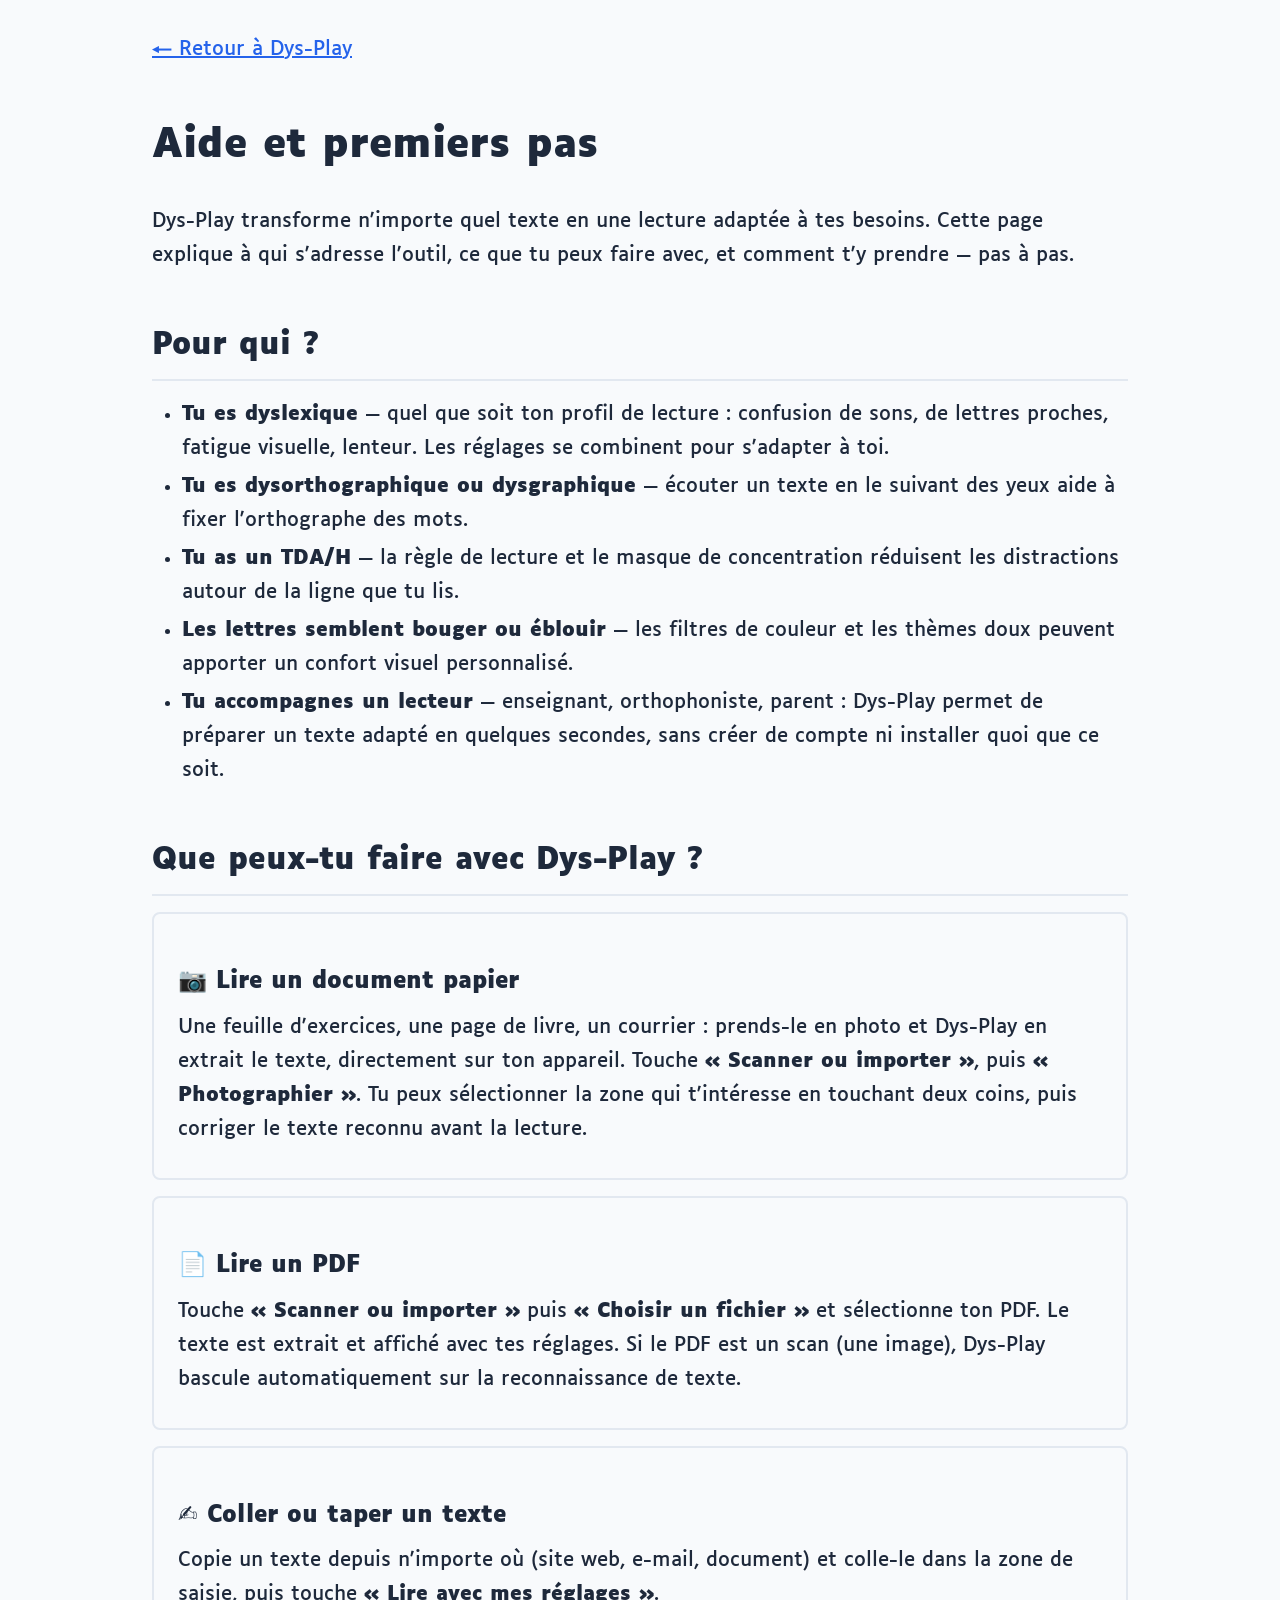
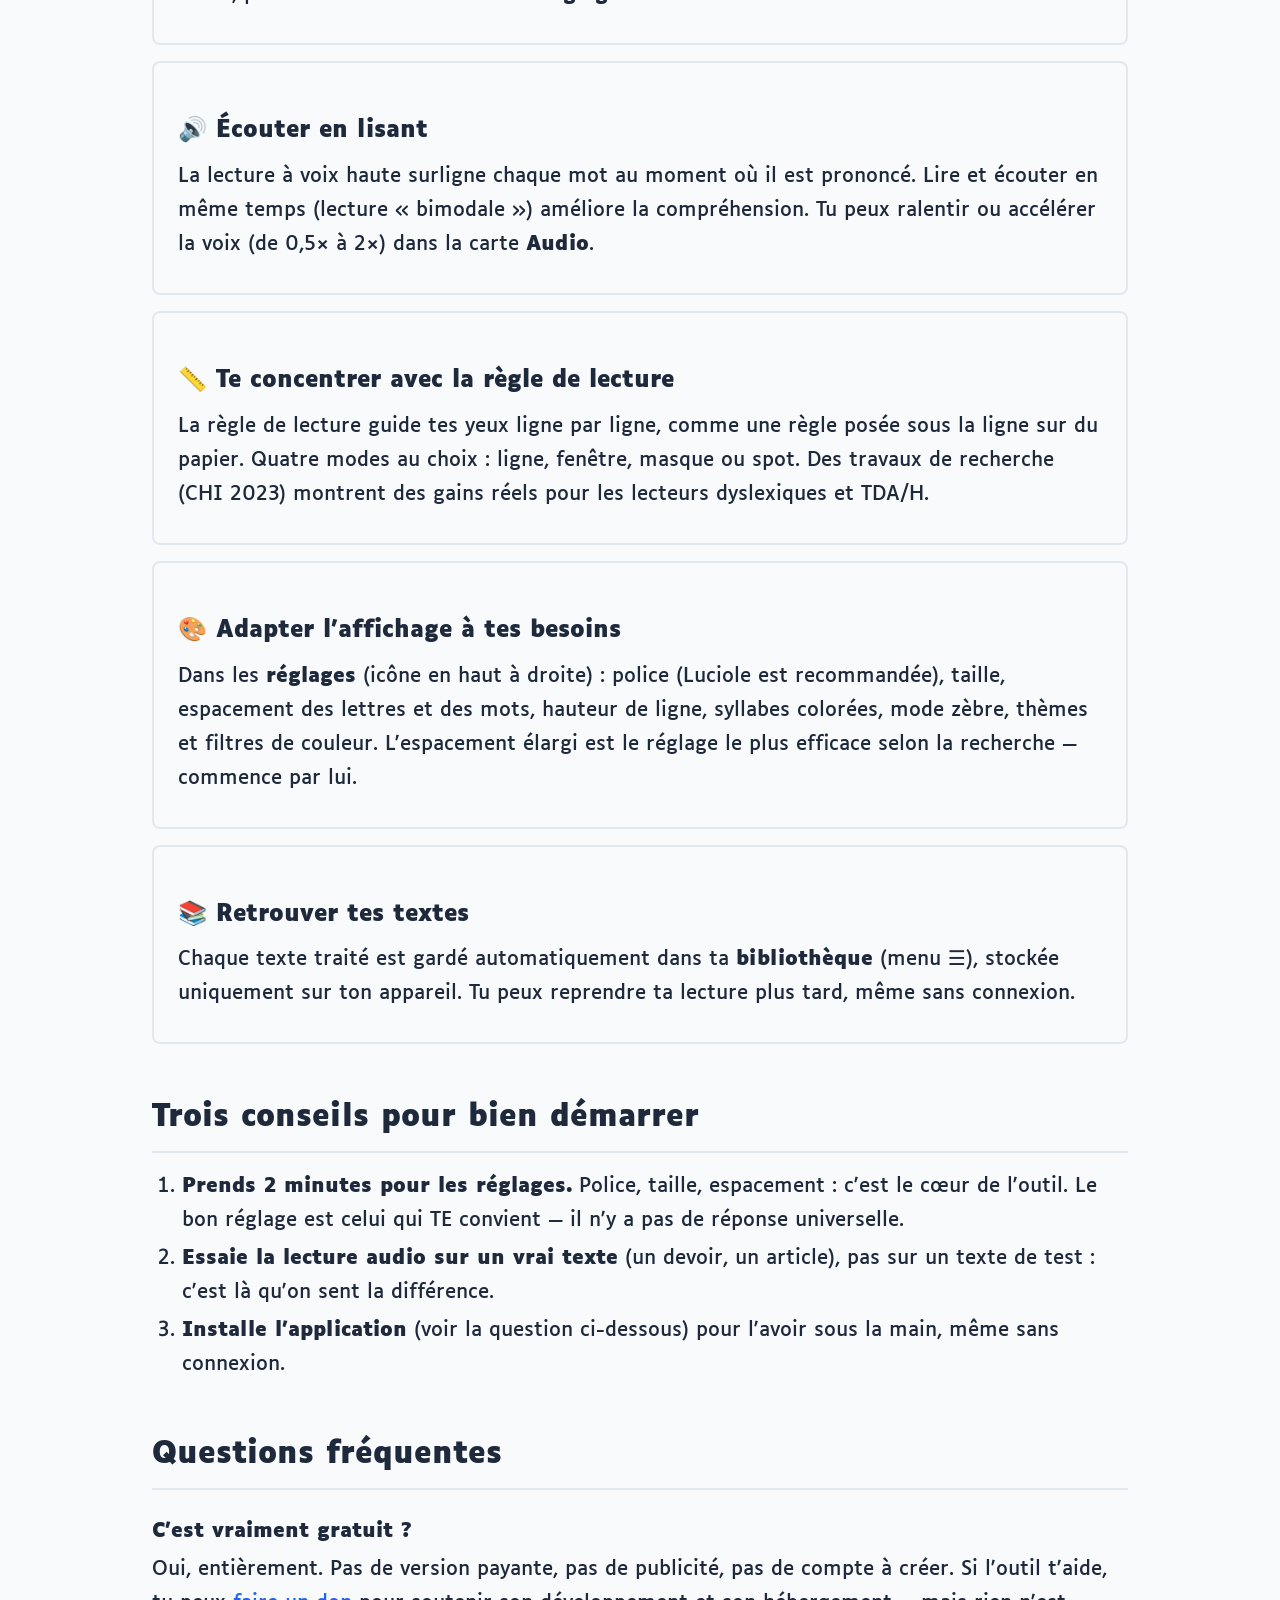
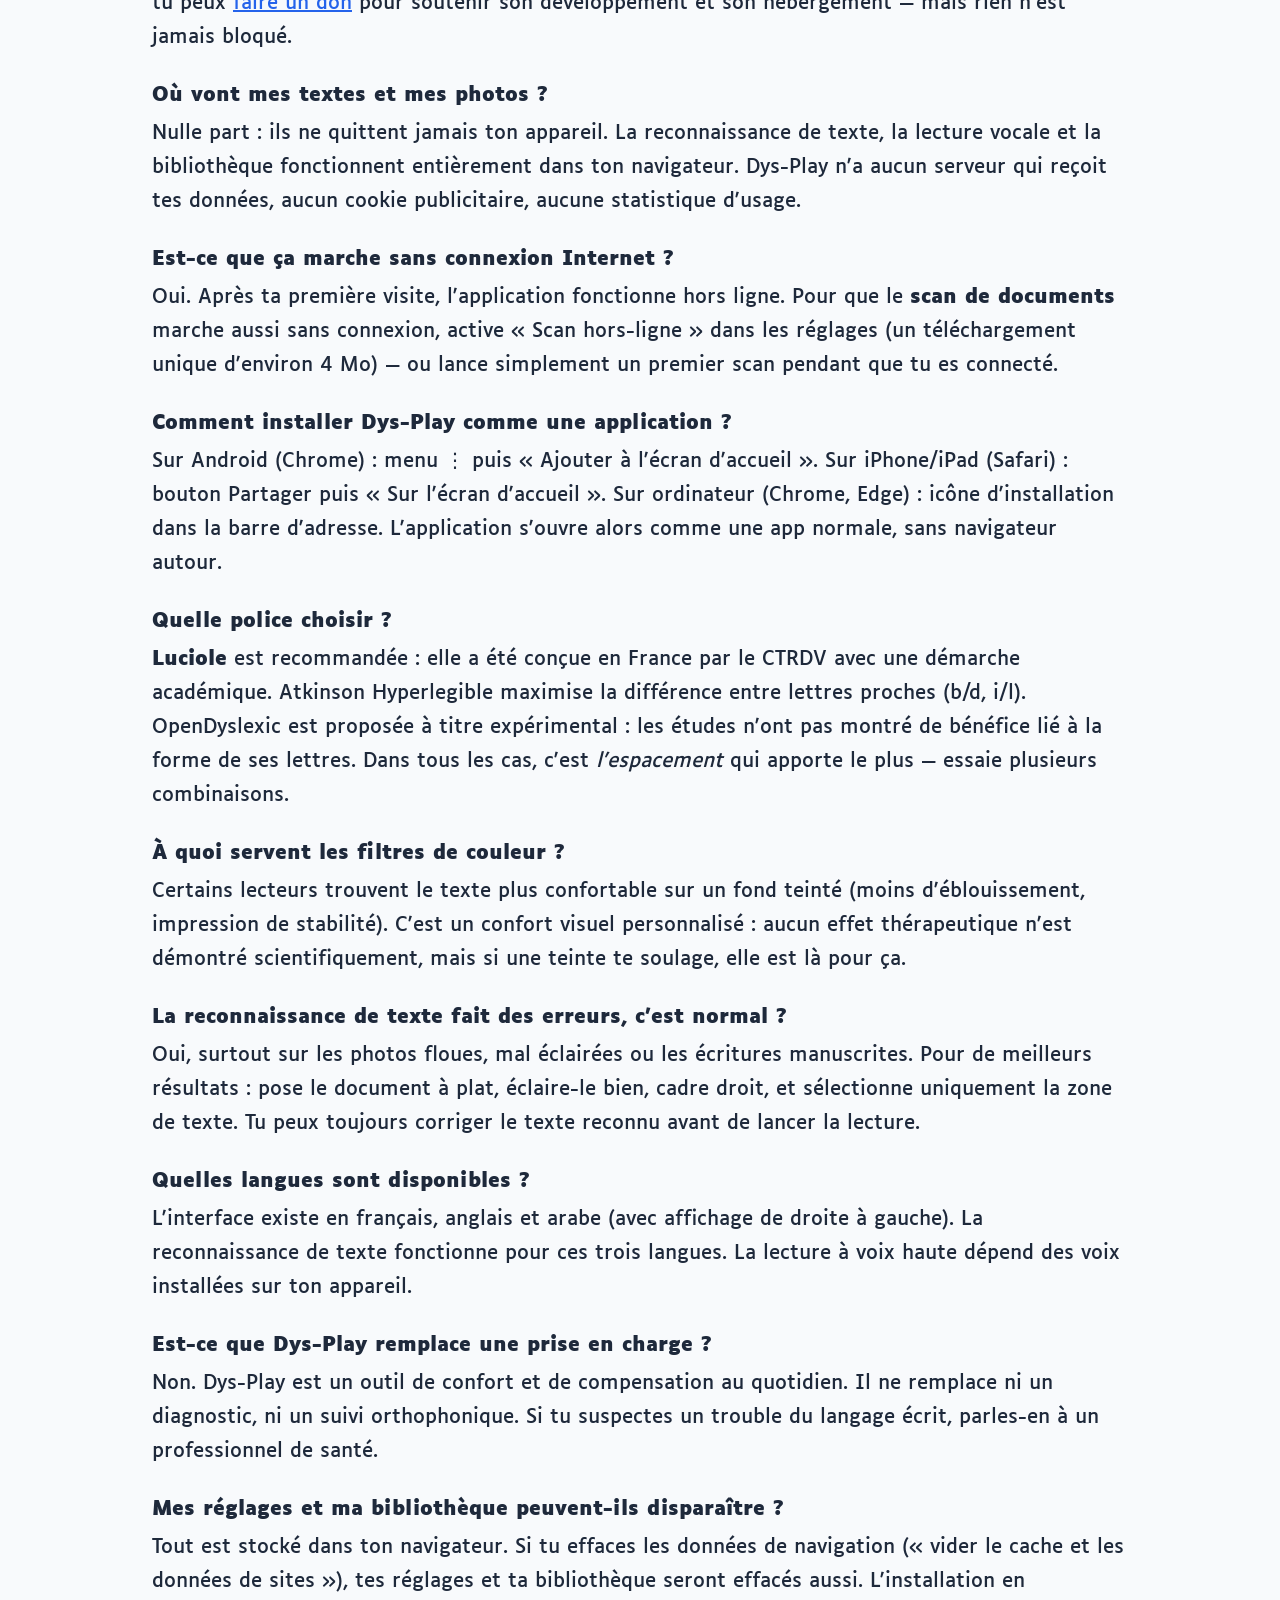
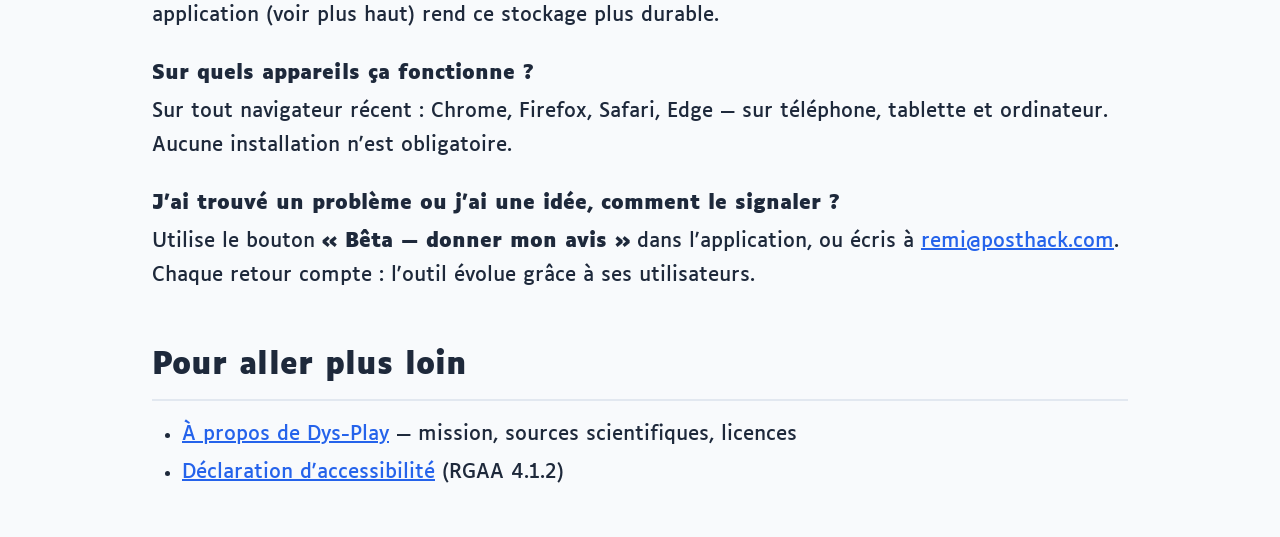
<file: aide.html>
<!doctype html>
<html lang="fr">
  <head>
    <meta charset="UTF-8" />
    <meta
      name="viewport"
      content="width=device-width, initial-scale=1.0, maximum-scale=5.0"
    />
    <meta name="robots" content="index, follow" />
    <title>Aide et premiers pas — Dys-Play</title>
    <meta
      name="description"
      content="Comment utiliser Dys-Play : scanner un document papier, lire un PDF, écouter un texte, utiliser la règle de lecture. Guide pas à pas et questions fréquentes."
    />
    <link rel="icon" type="image/svg+xml" href="img/icon.svg" />
    <link rel="stylesheet" href="fonts/fonts.css?v=52" />
    <link rel="stylesheet" href="styles.css?v=52" />
    <script src="theme-init.js?v=52"></script>
    <style>
      main.a11y-page {
        max-width: 64rem;
        margin: 0 auto;
        padding: var(--space-xl) var(--space-lg);
        line-height: var(--line-height);
      }
      main.a11y-page h1 {
        margin-bottom: var(--space-lg);
      }
      main.a11y-page h2 {
        margin-top: var(--space-2xl);
        margin-bottom: var(--space-md);
        border-bottom: 2px solid var(--color-border);
        padding-bottom: var(--space-sm);
      }
      main.a11y-page h3 {
        margin-top: var(--space-xl);
        margin-bottom: var(--space-sm);
      }
      main.a11y-page ul,
      main.a11y-page ol {
        padding-left: 1.5em;
        margin-bottom: var(--space-md);
      }
      main.a11y-page li {
        margin-bottom: var(--space-xs);
      }
      main.a11y-page p {
        margin-bottom: var(--space-md);
      }
      main.a11y-page a {
        color: var(--color-primary);
        text-decoration: underline;
      }
      main.a11y-page .back-link {
        display: inline-block;
        margin-bottom: var(--space-lg);
      }
      .usage-card {
        padding: var(--space-md) var(--space-lg);
        background: var(--color-bg-secondary);
        border: 2px solid var(--color-border);
        border-radius: var(--radius-sm);
        margin-bottom: var(--space-md);
      }
      .usage-card h3 {
        margin-top: 0;
      }
      .faq-list dt {
        font-weight: 700;
        margin-top: var(--space-lg);
        margin-bottom: var(--space-xs);
      }
      .faq-list dd {
        margin-left: 0;
        margin-bottom: var(--space-md);
      }
    </style>
  </head>
  <body>
    <a href="#main-content" class="skip-link">Aller au contenu principal</a>

    <main id="main-content" class="a11y-page" role="main">
      <a href="/" class="back-link">← Retour à Dys-Play</a>

      <h1>Aide et premiers pas</h1>

      <p>
        Dys-Play transforme n'importe quel texte en une lecture adaptée à tes
        besoins. Cette page explique à qui s'adresse l'outil, ce que tu peux
        faire avec, et comment t'y prendre — pas à pas.
      </p>

      <h2>Pour qui ?</h2>

      <ul>
        <li>
          <strong>Tu es dyslexique</strong> — quel que soit ton profil de
          lecture : confusion de sons, de lettres proches, fatigue visuelle,
          lenteur. Les réglages se combinent pour s'adapter à toi.
        </li>
        <li>
          <strong>Tu es dysorthographique ou dysgraphique</strong> — écouter un
          texte en le suivant des yeux aide à fixer l'orthographe des mots.
        </li>
        <li>
          <strong>Tu as un TDA/H</strong> — la règle de lecture et le masque de
          concentration réduisent les distractions autour de la ligne que tu
          lis.
        </li>
        <li>
          <strong>Les lettres semblent bouger ou éblouir</strong> — les filtres
          de couleur et les thèmes doux peuvent apporter un confort visuel
          personnalisé.
        </li>
        <li>
          <strong>Tu accompagnes un lecteur</strong> — enseignant,
          orthophoniste, parent : Dys-Play permet de préparer un texte adapté en
          quelques secondes, sans créer de compte ni installer quoi que ce soit.
        </li>
      </ul>

      <h2>Que peux-tu faire avec Dys-Play ?</h2>

      <div class="usage-card">
        <h3>📷 Lire un document papier</h3>
        <p>
          Une feuille d'exercices, une page de livre, un courrier : prends-le en
          photo et Dys-Play en extrait le texte, directement sur ton appareil.
          Touche <strong>« Scanner ou importer »</strong>, puis
          <strong>« Photographier »</strong>. Tu peux sélectionner la zone qui
          t'intéresse en touchant deux coins, puis corriger le texte reconnu
          avant la lecture.
        </p>
      </div>

      <div class="usage-card">
        <h3>📄 Lire un PDF</h3>
        <p>
          Touche <strong>« Scanner ou importer »</strong> puis
          <strong>« Choisir un fichier »</strong> et sélectionne ton PDF. Le
          texte est extrait et affiché avec tes réglages. Si le PDF est un scan
          (une image), Dys-Play bascule automatiquement sur la reconnaissance de
          texte.
        </p>
      </div>

      <div class="usage-card">
        <h3>✍️ Coller ou taper un texte</h3>
        <p>
          Copie un texte depuis n'importe où (site web, e-mail, document) et
          colle-le dans la zone de saisie, puis touche
          <strong>« Lire avec mes réglages »</strong>.
        </p>
      </div>

      <div class="usage-card">
        <h3>🔊 Écouter en lisant</h3>
        <p>
          La lecture à voix haute surligne chaque mot au moment où il est
          prononcé. Lire et écouter en même temps (lecture « bimodale »)
          améliore la compréhension. Tu peux ralentir ou accélérer la voix (de
          0,5× à 2×) dans la carte <strong>Audio</strong>.
        </p>
      </div>

      <div class="usage-card">
        <h3>📏 Te concentrer avec la règle de lecture</h3>
        <p>
          La règle de lecture guide tes yeux ligne par ligne, comme une règle
          posée sous la ligne sur du papier. Quatre modes au choix : ligne,
          fenêtre, masque ou spot. Des travaux de recherche (CHI 2023) montrent
          des gains réels pour les lecteurs dyslexiques et TDA/H.
        </p>
      </div>

      <div class="usage-card">
        <h3>🎨 Adapter l'affichage à tes besoins</h3>
        <p>
          Dans les <strong>réglages</strong> (icône en haut à droite) : police
          (Luciole est recommandée), taille, espacement des lettres et des mots,
          hauteur de ligne, syllabes colorées, mode zèbre, thèmes et filtres de
          couleur. L'espacement élargi est le réglage le plus efficace selon la
          recherche — commence par lui.
        </p>
      </div>

      <div class="usage-card">
        <h3>📚 Retrouver tes textes</h3>
        <p>
          Chaque texte traité est gardé automatiquement dans ta
          <strong>bibliothèque</strong> (menu ☰), stockée uniquement sur ton
          appareil. Tu peux reprendre ta lecture plus tard, même sans connexion.
        </p>
      </div>

      <h2>Trois conseils pour bien démarrer</h2>

      <ol>
        <li>
          <strong>Prends 2 minutes pour les réglages.</strong> Police, taille,
          espacement : c'est le cœur de l'outil. Le bon réglage est celui qui TE
          convient — il n'y a pas de réponse universelle.
        </li>
        <li>
          <strong>Essaie la lecture audio sur un vrai texte</strong> (un devoir,
          un article), pas sur un texte de test : c'est là qu'on sent la
          différence.
        </li>
        <li>
          <strong>Installe l'application</strong> (voir la question ci-dessous)
          pour l'avoir sous la main, même sans connexion.
        </li>
      </ol>

      <h2>Questions fréquentes</h2>

      <dl class="faq-list">
        <dt>C'est vraiment gratuit ?</dt>
        <dd>
          Oui, entièrement. Pas de version payante, pas de publicité, pas de
          compte à créer. Si l'outil t'aide, tu peux
          <a href="a-propos.html#main-content">faire un don</a> pour soutenir
          son développement et son hébergement — mais rien n'est jamais bloqué.
        </dd>

        <dt>Où vont mes textes et mes photos ?</dt>
        <dd>
          Nulle part : ils ne quittent jamais ton appareil. La reconnaissance de
          texte, la lecture vocale et la bibliothèque fonctionnent entièrement
          dans ton navigateur. Dys-Play n'a aucun serveur qui reçoit tes
          données, aucun cookie publicitaire, aucune statistique d'usage.
        </dd>

        <dt>Est-ce que ça marche sans connexion Internet ?</dt>
        <dd>
          Oui. Après ta première visite, l'application fonctionne hors ligne.
          Pour que le <strong>scan de documents</strong> marche aussi sans
          connexion, active « Scan hors-ligne » dans les réglages (un
          téléchargement unique d'environ 4 Mo) — ou lance simplement un premier
          scan pendant que tu es connecté.
        </dd>

        <dt>Comment installer Dys-Play comme une application ?</dt>
        <dd>
          Sur Android (Chrome) : menu ⋮ puis « Ajouter à l'écran d'accueil ».
          Sur iPhone/iPad (Safari) : bouton Partager puis « Sur l'écran
          d'accueil ». Sur ordinateur (Chrome, Edge) : icône d'installation dans
          la barre d'adresse. L'application s'ouvre alors comme une app normale,
          sans navigateur autour.
        </dd>

        <dt>Quelle police choisir ?</dt>
        <dd>
          <strong>Luciole</strong> est recommandée : elle a été conçue en France
          par le CTRDV avec une démarche académique. Atkinson Hyperlegible
          maximise la différence entre lettres proches (b/d, i/l). OpenDyslexic
          est proposée à titre expérimental : les études n'ont pas montré de
          bénéfice lié à la forme de ses lettres. Dans tous les cas, c'est
          <em>l'espacement</em> qui apporte le plus — essaie plusieurs
          combinaisons.
        </dd>

        <dt>À quoi servent les filtres de couleur ?</dt>
        <dd>
          Certains lecteurs trouvent le texte plus confortable sur un fond
          teinté (moins d'éblouissement, impression de stabilité). C'est un
          confort visuel personnalisé : aucun effet thérapeutique n'est démontré
          scientifiquement, mais si une teinte te soulage, elle est là pour ça.
        </dd>

        <dt>La reconnaissance de texte fait des erreurs, c'est normal ?</dt>
        <dd>
          Oui, surtout sur les photos floues, mal éclairées ou les écritures
          manuscrites. Pour de meilleurs résultats : pose le document à plat,
          éclaire-le bien, cadre droit, et sélectionne uniquement la zone de
          texte. Tu peux toujours corriger le texte reconnu avant de lancer la
          lecture.
        </dd>

        <dt>Quelles langues sont disponibles ?</dt>
        <dd>
          L'interface existe en français, anglais et arabe (avec affichage de
          droite à gauche). La reconnaissance de texte fonctionne pour ces trois
          langues. La lecture à voix haute dépend des voix installées sur ton
          appareil.
        </dd>

        <dt>Est-ce que Dys-Play remplace une prise en charge ?</dt>
        <dd>
          Non. Dys-Play est un outil de confort et de compensation au quotidien.
          Il ne remplace ni un diagnostic, ni un suivi orthophonique. Si tu
          suspectes un trouble du langage écrit, parles-en à un professionnel de
          santé.
        </dd>

        <dt>Mes réglages et ma bibliothèque peuvent-ils disparaître ?</dt>
        <dd>
          Tout est stocké dans ton navigateur. Si tu effaces les données de
          navigation (« vider le cache et les données de sites »), tes réglages
          et ta bibliothèque seront effacés aussi. L'installation en application
          (voir plus haut) rend ce stockage plus durable.
        </dd>

        <dt>Sur quels appareils ça fonctionne ?</dt>
        <dd>
          Sur tout navigateur récent : Chrome, Firefox, Safari, Edge — sur
          téléphone, tablette et ordinateur. Aucune installation n'est
          obligatoire.
        </dd>

        <dt>J'ai trouvé un problème ou j'ai une idée, comment le signaler ?</dt>
        <dd>
          Utilise le bouton <strong>« Bêta — donner mon avis »</strong> dans
          l'application, ou écris à
          <a href="mailto:remi@posthack.com">remi@posthack.com</a>. Chaque
          retour compte : l'outil évolue grâce à ses utilisateurs.
        </dd>
      </dl>

      <h2>Pour aller plus loin</h2>

      <ul>
        <li>
          <a href="a-propos.html">À propos de Dys-Play</a> — mission, sources
          scientifiques, licences
        </li>
        <li>
          <a href="accessibilite.html">Déclaration d'accessibilité</a> (RGAA
          4.1.2)
        </li>
      </ul>
    </main>
  </body>
</html>
</file>
<file: styles.css>
/**
 * Dys-Play - Styles CSS Modernes avec Variables Personnalisées
 * Conforme WCAG 2.1 AA - Ratio de contraste 7:1 minimum
 * Performance: Transitions < 100ms pour feedback immédiat
 */

/* ============================================
   1. VARIABLES CSS (Custom Properties)
   ============================================ */

:root {
  /* Couleurs - Thème Clair (défaut) */
  --color-bg: #ffffff;
  --color-bg-secondary: #f8fafc;
  --color-bg-tertiary: #f1f5f9;
  --color-text: #1e293b;
  --color-text-secondary: #475569;
  /* ≥ 6.9:1 sur les 3 fonds du thème (AA partout, AAA sur bg/bg-secondary) */
  --color-text-muted: #4b5563;
  --color-primary: #2563eb;
  --color-primary-hover: #1d4ed8;
  --color-primary-light: #dbeafe;
  --color-accent: #7c3aed;
  --color-success: #16a34a;
  --color-warning: #c2410c;
  --color-danger: #dc2626;
  --color-border: #e2e8f0;
  --color-focus: #2563eb;

  /* Typographie — Luciole par défaut (cf. claude.md §Polices) */
  --font-family:
    "Luciole", system-ui, -apple-system, BlinkMacSystemFont, "Segoe UI", Roboto,
    sans-serif;
  --font-size: 20px;
  --line-height: 1.7;
  --letter-spacing: 0.12em;
  --word-spacing: 0.25em;

  /* Focus Mask */
  --mask-opacity: 0.7;
  --mask-height: 60px;
  --mask-top: 0px;
  --mask-bottom: 60px;

  /* Transitions - Rapides pour UX */
  --transition-fast: 100ms ease-out;
  --transition-normal: 200ms ease;
  --transition-slow: 300ms ease;

  /* Espacements */
  --space-xs: 0.25rem;
  --space-sm: 0.5rem;
  --space-md: 1rem;
  --space-lg: 1.5rem;
  --space-xl: 2rem;
  --space-2xl: 3rem;

  /* Bordures */
  --radius-sm: 0.5rem;
  --radius-md: 1rem;
  --radius-lg: 1.5rem;
  --radius-xl: 2rem;

  /* Ombres */
  --shadow-sm: 0 1px 2px rgba(0, 0, 0, 0.05);
  --shadow-md: 0 4px 6px -1px rgba(0, 0, 0, 0.1);
  --shadow-lg: 0 10px 15px -3px rgba(0, 0, 0, 0.1);
  --shadow-xl: 0 20px 25px -5px rgba(0, 0, 0, 0.1);

  /* Cibles tactiles - Minimum 56x56px (WCAG 2.5.5 AAA) */
  --touch-target: 56px;
}

/* Thème Crème */
[data-theme="cream"] {
  --color-bg: #fdf6e3;
  --color-bg-secondary: #f5ecc8;
  --color-bg-tertiary: #f0e4b8;
  --color-text: #5d4e37;
  --color-text-secondary: #6b5a45;
  --color-text-muted: #5a4d38;
  --color-primary: #8a6508;
  --color-primary-hover: #6d5005;
  --color-primary-light: #f5e6c8;
  --color-border: #e6d9b8;
}

/* Thème Sépia */
[data-theme="sepia"] {
  --color-bg: #f4ecd8;
  --color-bg-secondary: #e8dfc3;
  --color-bg-tertiary: #ddd2a5;
  --color-text: #5c4a32;
  --color-text-secondary: #6d5a3e;
  --color-text-muted: #5a4a30;
  --color-primary: #a0522d;
  --color-primary-hover: #8b4513;
  --color-primary-light: #e8d5c4;
  --color-border: #d4c4a8;
}

/* Thème Sombre */
[data-theme="dark"] {
  --color-bg: #0f172a;
  --color-bg-secondary: #1e293b;
  --color-bg-tertiary: #334155;
  --color-text: #f1f5f9;
  --color-text-secondary: #cbd5e1;
  --color-text-muted: #a8b5c7;
  --color-primary: #3b82f6;
  --color-primary-hover: #60a5fa;
  --color-primary-light: #1e3a5f;
  --color-border: #334155;
  /* Focus ambre pour contraste > 10:1 sur fond #0f172a (RGAA 10.7) */
  --color-focus: #fbbf24;
}

/* ============================================
   2. RESET ET BASE
   ============================================ */

*,
*::before,
*::after {
  box-sizing: border-box;
  margin: 0;
  padding: 0;
}

html {
  font-size: 16px;
  -webkit-text-size-adjust: 100%;
  scroll-behavior: smooth;
}

body {
  font-family: var(--font-family);
  font-size: var(--font-size);
  line-height: var(--line-height);
  /* Espacements Zorzi/Ziegler appliqués uniquement aux zones de lecture via .text-content, pas à l'UI */
  background-color: var(--color-bg-secondary);
  color: var(--color-text);
  min-height: 100vh;
  overflow-x: hidden;
  transition:
    background-color var(--transition-normal),
    color var(--transition-normal);
}

/* ============================================
   3. ACCESSIBILITÉ - WCAG 2.1 AA
   ============================================ */

/* Skip Links - Cachés mais accessibles au focus */
.skip-link {
  position: absolute;
  top: -100%;
  inset-inline-start: 0;
  padding: var(--space-md);
  background: var(--color-primary);
  color: white;
  z-index: 9999;
  text-decoration: none;
  font-weight: bold;
  border-radius: 0 0 var(--radius-md) 0;
}

.skip-link:focus {
  top: 0;
  outline: 4px solid var(--color-focus);
  outline-offset: 4px;
}

/* sr-only - Pour les lecteurs d'écran */
.sr-only {
  position: absolute;
  width: 1px;
  height: 1px;
  padding: 0;
  margin: -1px;
  overflow: hidden;
  clip: rect(0, 0, 0, 0);
  white-space: nowrap;
  border: 0;
}

/* Focus visible - WCAG AAA (2.4.13) : outline 3px + offset + halo */
:focus-visible {
  outline: 3px solid var(--color-focus);
  outline-offset: 2px;
  box-shadow: 0 0 0 6px rgba(37, 99, 235, 0.25);
}

[data-theme="dark"] :focus-visible {
  box-shadow: 0 0 0 6px rgba(251, 191, 36, 0.35);
}

:focus:not(:focus-visible) {
  outline: none;
}

/* Utilitaire : masquer visuellement */
.hidden,
[hidden] {
  display: none !important;
}

/* Cibles tactiles - Minimum 44x44px */
button,
input[type="range"],
input[type="checkbox"],
input[type="radio"],
select,
a {
  min-height: var(--touch-target);
  min-width: var(--touch-target);
}

/* ============================================
   4. HEADER
   ============================================ */

.header {
  position: sticky;
  top: 0;
  z-index: 100;
  display: flex;
  justify-content: space-between;
  align-items: center;
  padding: var(--space-sm);
  background: var(--color-bg);
  border-bottom: 1px solid var(--color-border);
  box-shadow: var(--shadow-sm);
}

@media (min-width: 768px) {
  .header {
    padding: var(--space-md) var(--space-lg);
  }
}

.header-left,
.header-right {
  display: flex;
  align-items: center;
  gap: var(--space-xs);
}

@media (min-width: 768px) {
  .header-left,
  .header-right {
    gap: var(--space-md);
  }
}

.app-title {
  font-size: 0.95rem;
  font-weight: 800;
  color: var(--color-text);
}

@media (min-width: 768px) {
  .app-title {
    font-size: 1.25rem;
  }
}

.connection-status {
  display: none;
  align-items: center;
  gap: var(--space-xs);
  padding: var(--space-xs) var(--space-sm);
  border-radius: var(--radius-sm);
  font-size: 0.75rem;
  font-weight: bold;
  text-transform: uppercase;
}

@media (min-width: 480px) {
  .connection-status {
    display: flex;
  }
}

.connection-status.online {
  color: var(--color-success);
  background: rgba(22, 163, 74, 0.1);
}

.connection-status.offline {
  color: var(--color-warning);
  background: rgba(234, 88, 12, 0.1);
}

.status-dot {
  width: 8px;
  height: 8px;
  border-radius: 50%;
  background: currentColor;
  animation: pulse 2s infinite;
}

@keyframes pulse {
  0%,
  100% {
    opacity: 1;
  }
  50% {
    opacity: 0.5;
  }
}

.badge {
  position: absolute;
  top: -4px;
  inset-inline-end: -4px;
  min-width: 20px;
  height: 20px;
  padding: 0 4px;
  background: var(--color-primary);
  color: white;
  font-size: 0.7rem;
  font-weight: bold;
  border-radius: 10px;
  display: flex;
  align-items: center;
  justify-content: center;
}

/* Boutons icônes du header — affordance explicite (UX Architect) */
.header-left > button,
.header-right > button {
  position: relative;
  min-width: 48px;
  min-height: 48px;
  border-radius: var(--radius-md);
  background: var(--color-bg-secondary);
  border: 1px solid var(--color-border);
  color: var(--color-text);
}

.header-left > button:hover,
.header-right > button:hover {
  background: var(--color-bg-tertiary);
  border-color: var(--color-primary);
}

.header-left > button:active,
.header-right > button:active {
  transform: scale(0.96);
}

.header-left > button[aria-expanded="true"],
.header-right > button[aria-expanded="true"] {
  background: var(--color-primary-light);
  border-color: var(--color-primary);
  color: var(--color-primary);
}

/* ============================================
   5. ICÔNES ET BOUTONS
   ============================================ */

.icon {
  width: 24px;
  height: 24px;
  flex-shrink: 0;
}

.icon-large {
  width: 32px;
  height: 32px;
}

.icon-huge {
  width: 64px;
  height: 64px;
}

button {
  cursor: pointer;
  border: none;
  background: none;
  font-family: inherit;
  font-size: inherit;
  display: inline-flex;
  align-items: center;
  justify-content: center;
  gap: var(--space-sm);
  transition: all var(--transition-fast);
  flex-shrink: 0;
}

button:active:not(:disabled) {
  transform: scale(0.97);
}

button:disabled {
  cursor: not-allowed;
  opacity: 0.6;
}

.btn {
  padding: var(--space-sm) var(--space-md);
  border-radius: var(--radius-md);
  font-weight: 600;
  text-decoration: none;
  min-height: var(--touch-target);
  box-sizing: border-box;
  text-align: center;
}

@media (min-width: 768px) {
  .btn {
    padding: var(--space-sm) var(--space-lg);
  }
}

.btn-primary {
  background: var(--color-primary);
  color: white;
}

.btn-primary:hover {
  background: var(--color-primary-hover);
  transform: translateY(-1px);
}

.btn-secondary {
  background: var(--color-bg-tertiary);
  color: var(--color-text);
  border: 1px solid var(--color-border);
}

.btn-secondary:hover {
  background: var(--color-border);
}

.btn-danger {
  background: rgba(220, 38, 38, 0.1);
  color: var(--color-danger);
  border: 1px solid var(--color-danger);
}

.btn-danger:hover {
  background: var(--color-danger);
  color: white;
}

.btn-play {
  width: 64px;
  height: 64px;
  border-radius: 50%;
  background: var(--color-primary);
  color: white;
  box-shadow: var(--shadow-lg);
  transition: all var(--transition-fast);
}

.btn-play:hover:not(:disabled) {
  transform: scale(1.05);
  box-shadow: var(--shadow-xl);
}

.btn-play:disabled {
  opacity: 0.5;
  cursor: not-allowed;
}

.btn-toggle {
  width: 100%;
  padding: var(--space-md);
  background: var(--color-bg-tertiary);
  border: 2px solid var(--color-border);
  border-radius: var(--radius-md);
  font-weight: 600;
}

.btn-toggle[aria-pressed="true"] {
  background: var(--color-primary);
  color: white;
  border-color: var(--color-primary);
}

.btn-close {
  width: var(--touch-target);
  height: var(--touch-target);
  border-radius: 50%;
  background: var(--color-bg-tertiary);
}

.btn-close:hover {
  background: var(--color-border);
}

/* ============================================
   6. DASHBOARD ET CARTES
   ============================================ */

.dashboard {
  display: grid;
  grid-template-columns: 1fr;
  gap: var(--space-sm);
  padding: var(--space-sm);
  max-width: 1400px;
  margin: 0 auto;
}

/* Desktop: 3 colonnes au-dessus de 768px */
@media (min-width: 768px) {
  .dashboard {
    grid-template-columns: repeat(3, 1fr);
    gap: var(--space-md);
    padding: var(--space-md);
  }
}

/* Large Desktop: auto-fit au-dessus de 1200px */
@media (min-width: 1200px) {
  .dashboard {
    grid-template-columns: repeat(auto-fit, minmax(280px, 1fr));
    gap: var(--space-lg);
  }
}

.card {
  background: var(--color-bg);
  border: 1px solid var(--color-border);
  border-radius: var(--radius-md);
  padding: var(--space-md);
  box-shadow: var(--shadow-sm);
  transition: all var(--transition-fast);
  width: 100%;
  box-sizing: border-box;
}

@media (min-width: 768px) {
  .card {
    border-radius: var(--radius-lg);
    padding: var(--space-lg);
  }
}

.card:hover {
  box-shadow: var(--shadow-md);
}

.card-title {
  display: flex;
  align-items: center;
  gap: var(--space-sm);
  font-size: 0.875rem;
  font-weight: 700;
  text-transform: uppercase;
  letter-spacing: 0.05em;
  color: var(--color-text-muted);
  margin-bottom: var(--space-md);
}

.card-actions {
  display: flex;
  flex-direction: column;
  gap: var(--space-sm);
  width: 100%;
}

.card-actions .btn {
  width: 100%;
  box-sizing: border-box;
}

.voice-controls {
  display: flex;
  flex-direction: column;
  align-items: center;
  gap: var(--space-md);
  width: 100%;
}

@media (min-width: 480px) {
  .voice-controls {
    flex-direction: row;
  }
}

.rate-control {
  flex: 1;
  display: flex;
  flex-direction: column;
  gap: var(--space-xs);
  width: 100%;
  min-width: 0;
}

.rate-control label {
  font-size: 0.75rem;
  font-weight: bold;
  color: var(--color-text-muted);
}

.opacity-control {
  margin-top: var(--space-md);
  padding-top: var(--space-md);
  border-top: 1px solid var(--color-border);
}

.opacity-control label {
  display: block;
  font-size: 0.75rem;
  font-weight: bold;
  color: var(--color-text-muted);
  margin-bottom: var(--space-xs);
}

/* ============================================
   7. ZONE DE LECTURE (READER AREA)
   ============================================ */

.reader-container {
  max-width: 900px;
  margin: 0 auto;
  padding: 0 var(--space-sm) var(--space-lg);
}

@media (min-width: 768px) {
  .reader-container {
    padding: 0 var(--space-lg) var(--space-xl);
  }
}

.reader-area {
  position: relative;
  background: var(--color-bg);
  border-radius: var(--radius-md);
  padding: var(--space-md);
  min-height: 50vh;
  box-shadow: var(--shadow-lg);
  overflow: hidden;
  width: 100%;
  box-sizing: border-box;
}

@media (min-width: 768px) {
  .reader-area {
    border-radius: var(--radius-xl);
    padding: var(--space-2xl);
  }
}

/* Focus Mask - CSS Mask pour fenêtre de lecture */
.focus-mask {
  position: absolute;
  top: 0;
  left: 0;
  width: 100%;
  height: 100%;
  pointer-events: none;
  z-index: 10;
  background: #000000;
  mask-image: linear-gradient(
    to bottom,
    black 0%,
    black var(--mask-top),
    transparent var(--mask-top),
    transparent var(--mask-bottom),
    black var(--mask-bottom),
    black 100%
  );
  -webkit-mask-image: linear-gradient(
    to bottom,
    black 0%,
    black var(--mask-top),
    transparent var(--mask-top),
    transparent var(--mask-bottom),
    black var(--mask-bottom),
    black 100%
  );
  opacity: var(--mask-opacity);
  transition: opacity var(--transition-fast);
}

.ruler-guide {
  position: absolute;
  left: 0;
  width: 100%;
  height: var(--mask-height);
  top: var(--mask-top);
  border-top: 3px solid var(--color-primary);
  border-bottom: 3px solid var(--color-primary);
  background: rgba(37, 99, 235, 0.05);
  pointer-events: none;
  z-index: 11;
  transition: top var(--transition-fast);
}

/* Ruler guide amélioré en mode "line" */
html[data-ruler-mode="line"] .ruler-guide {
  border-top: 4px solid var(--color-primary);
  border-bottom: 4px solid var(--color-primary);
  background: rgba(37, 99, 235, 0.12);
  box-shadow: 0 0 8px rgba(37, 99, 235, 0.2);
}

/* Sélecteur de mode règle de lecture */
.ruler-mode-selector {
  margin-top: var(--space-md);
  border: none;
  padding: 0;
}

.ruler-mode-options {
  display: grid;
  grid-template-columns: repeat(4, 1fr);
  gap: var(--space-xs);
}

.ruler-mode-option {
  display: flex;
  align-items: center;
  justify-content: center;
  min-height: var(--touch-target);
  padding: var(--space-xs) var(--space-sm);
  border: 2px solid var(--color-border);
  border-radius: var(--radius-sm);
  cursor: pointer;
  text-align: center;
  font-size: 0.75rem;
  font-weight: 600;
  transition: all var(--transition-fast);
}

.ruler-mode-option:has(input:checked) {
  border-color: var(--color-primary);
  background: var(--color-primary-light);
  color: var(--color-primary);
}

.ruler-mode-option input[type="radio"] {
  position: absolute;
  opacity: 0;
  width: 0;
  height: 0;
  min-height: 0;
  min-width: 0;
}

/* Overlay couleur - confort visuel personnalisé / stress visuel */
.color-overlay {
  position: absolute;
  top: 0;
  left: 0;
  width: 100%;
  height: 100%;
  pointer-events: none;
  z-index: 5;
  background-color: var(--overlay-color, transparent);
  opacity: var(--overlay-opacity, 0.15);
  mix-blend-mode: multiply;
  transition:
    background-color var(--transition-fast),
    opacity var(--transition-fast);
}

[data-theme="dark"] .color-overlay {
  mix-blend-mode: screen;
}

/* Barre d'outils de lecture (sticky) — aides + actions après un scan/import */
.reader-toolbar {
  position: sticky;
  top: 0;
  z-index: 10;
  display: flex;
  flex-wrap: wrap;
  justify-content: space-between;
  align-items: center;
  gap: var(--space-sm);
  padding: var(--space-sm);
  margin-bottom: var(--space-sm);
  background: var(--color-bg-secondary);
  border: 1px solid var(--color-border);
  border-radius: var(--radius-md);
}
.reader-toolbar-group {
  display: flex;
  flex-wrap: wrap;
  align-items: center;
  gap: var(--space-xs);
}
.reader-tool {
  display: inline-flex;
  align-items: center;
  gap: 0.35em;
  min-height: 44px;
  padding: var(--space-xs) var(--space-sm);
  background: var(--color-bg);
  color: var(--color-text);
  border: 1px solid var(--color-border);
  border-radius: var(--radius-sm);
  font-size: 0.9rem;
  font-weight: 600;
  cursor: pointer;
}
.reader-tool:hover,
.reader-tool:focus-visible {
  border-color: var(--color-primary);
}
.reader-tool[aria-pressed="true"] {
  background: var(--color-primary);
  color: #fff;
  border-color: var(--color-primary);
}
.reader-tool-close {
  color: var(--color-danger);
}
.reader-confidence {
  font-size: 0.85rem;
  font-weight: 700;
  padding: 0 var(--space-xs);
  color: var(--color-text-secondary);
}

/* Sous-options d'une aide (ex. règle : mode + opacité), dépliées sous la
   barre, sur toute la largeur — plus besoin d'aller dans un autre bloc. */
.reader-aid-options {
  flex-basis: 100%;
  width: 100%;
  display: flex;
  flex-wrap: wrap;
  gap: var(--space-md);
  align-items: center;
  padding-top: var(--space-sm);
  margin-top: var(--space-xs);
  border-top: 1px solid var(--color-border);
}
.aid-opt-group {
  display: flex;
  flex-wrap: wrap;
  align-items: center;
  gap: var(--space-xs);
}
.aid-opt-label {
  font-size: 0.85rem;
  font-weight: 600;
  color: var(--color-text-secondary);
}
.aid-mode,
.syll-viz {
  min-height: 40px;
  padding: var(--space-xs) var(--space-sm);
  background: var(--color-bg);
  color: var(--color-text);
  border: 1px solid var(--color-border);
  border-radius: var(--radius-sm);
  font-size: 0.85rem;
  cursor: pointer;
}
.aid-mode[aria-pressed="true"],
.syll-viz[aria-pressed="true"] {
  background: var(--color-primary);
  color: #fff;
  border-color: var(--color-primary);
}
.reader-aid-options input[type="range"] {
  flex: 1;
  min-width: 100px;
}
.aid-hint {
  flex-basis: 100%;
  margin: 4px 0 0;
  font-size: 0.78rem;
  line-height: 1.35;
  color: var(--color-text-secondary);
}

.text-content {
  font-family: var(--font-family);
  font-size: var(--font-size);
  line-height: var(--line-height);
  letter-spacing: var(--letter-spacing);
  word-spacing: var(--word-spacing);
}

/* Mode Zèbre */
.zebra-mode p:nth-child(even) {
  background-color: rgba(0, 0, 0, 0.04);
  padding: var(--space-sm) 0;
  border-radius: var(--radius-sm);
}

/* Couleurs des aides syllabiques — paire CVD-safe bleu/orange (type Okabe-Ito :
   distinguable sous protanopie/deutéranopie/tritanopie + écart de luminance pour
   l'achromatopsie). Déclinée clair/sombre pour garder le contraste par thème. */
:root {
  --syll-1: #1d4ed8;
  --syll-2: #ea580c;
}
[data-theme="dark"],
[data-theme="dark-blue"] {
  --syll-1: #3b82f6;
  --syll-2: #fdba74;
}

/* Coloration syllabique (mode « Couleurs » ou « Les deux ») */
.syll-colors .syllable-s1,
.syll-both .syllable-s1 {
  color: var(--syll-1);
  font-weight: 800;
}

.syll-colors .syllable-s2,
.syll-both .syllable-s2 {
  color: var(--syll-2);
  font-weight: 800;
}

/* Arcs syllabiques (mode « Arcs » ou « Les deux ») — un arc coloré sous chaque
   syllabe. white-space:nowrap sur le mot évite qu'il se coupe entre syllabes. */
.syll-arcs .word-span,
.syll-both .word-span {
  white-space: nowrap;
}

.syll-arcs .syllable-s1,
.syll-arcs .syllable-s2,
.syll-both .syllable-s1,
.syll-both .syllable-s2 {
  display: inline-block;
  border-bottom: 2.5px solid;
  border-radius: 0 0 45% 45% / 0 0 100% 100%;
  padding-bottom: 1px;
  margin-bottom: 0.18em;
}

.syll-arcs .syllable-s1,
.syll-both .syllable-s1 {
  border-bottom-color: var(--syll-1);
}

.syll-arcs .syllable-s2,
.syll-both .syllable-s2 {
  border-bottom-color: var(--syll-2);
}

/* Lettres muettes grisées (détection approximative) */
.silent-letter {
  opacity: 0.4;
}

/* Découpage graphémique (expérimental) — fonds pastel alternés, alpha faible
   pour ne pas dégrader le contraste du texte. Double codage daltonisme : en plus
   de la teinte (orange/bleu, paire CVD-safe), un soulignement de STYLE alterné
   (plein vs pointillé) → la segmentation reste visible même sans perception des
   couleurs. */
.grapheme-g1 {
  background-color: rgba(234, 88, 12, 0.2);
  border-bottom: 2px solid rgba(234, 88, 12, 0.6);
  border-radius: 3px 3px 0 0;
}
.grapheme-g2 {
  background-color: rgba(29, 78, 216, 0.16);
  border-bottom: 2px dotted rgba(29, 78, 216, 0.7);
  border-radius: 3px 3px 0 0;
}

/* Highlight mot lu par TTS */
.speaking-word {
  background-color: #fde047;
  color: #000;
  border-radius: 4px;
  padding: 0 2px;
  box-shadow: 0 0 0 2px #fde047;
  position: relative;
  z-index: 6;
}

/* Empty State */
.empty-state {
  display: flex;
  flex-direction: column;
  align-items: center;
  justify-content: center;
  min-height: 40vh;
  color: var(--color-text-muted);
  text-align: center;
}

.empty-state p {
  margin-top: var(--space-lg);
  font-weight: 500;
}

/* ============================================
   8. INPUT SECTION
   ============================================ */

.input-section {
  max-width: 900px;
  margin: 0 auto;
  padding: 0 var(--space-sm) var(--space-lg);
  display: flex;
  flex-direction: column;
  gap: var(--space-sm);
}

@media (min-width: 768px) {
  .input-section {
    padding: 0 var(--space-lg) var(--space-xl);
    flex-direction: row;
    align-items: flex-start;
  }
}

#text-input {
  width: 100%;
  padding: var(--space-md);
  border: 2px solid var(--color-border);
  border-radius: var(--radius-md);
  background: var(--color-bg);
  color: var(--color-text);
  font-family: inherit;
  font-size: 1rem;
  line-height: 1.5;
  resize: vertical;
  transition: border-color var(--transition-fast);
  box-sizing: border-box;
}

@media (min-width: 768px) {
  #text-input {
    padding: var(--space-lg);
    border-radius: var(--radius-lg);
    font-size: var(--font-size);
    line-height: var(--line-height);
  }
}

#text-input:focus {
  border-color: var(--color-primary);
  outline: none;
}

#apply-text-btn {
  width: 100%;
  white-space: nowrap;
}

@media (min-width: 768px) {
  #apply-text-btn {
    width: auto;
    min-width: 120px;
  }
}

/* ============================================
   9. DRAWERS (Panneaux escamotables)
   ============================================ */

.drawer {
  position: fixed;
  top: 0;
  height: 100vh;
  height: 100dvh; /* viewport réel mobile (barres navigateur) — repli 100vh */
  width: 100%;
  max-width: 100%;
  background: var(--color-bg);
  box-shadow: var(--shadow-xl);
  z-index: 200;
  transform: translateX(-100%);
  transition: transform var(--transition-normal);
  overflow-y: auto;
}

@media (min-width: 480px) {
  .drawer {
    max-width: 400px;
  }
}

.drawer-left {
  left: 0;
}

.drawer-right {
  right: 0;
  /* Fermé = sort par la DROITE (sinon il hérite du translateX(-100%) de .drawer
     et traverse l'écran vers la gauche avant de disparaître). */
  transform: translateX(100%);
}

.drawer.open {
  transform: translateX(0);
}

.drawer-header {
  display: flex;
  justify-content: space-between;
  align-items: center;
  padding: var(--space-lg);
  border-bottom: 1px solid var(--color-border);
  position: sticky;
  top: 0;
  background: var(--color-bg);
  z-index: 10;
}

.drawer-header h2 {
  font-size: 1.25rem;
  font-weight: 800;
}

.drawer-content {
  padding: var(--space-lg);
}

/* Navigation Drawer */
.nav-list {
  list-style: none;
}

.nav-list li {
  margin-bottom: var(--space-xs);
}

.nav-list a {
  display: flex;
  align-items: center;
  gap: var(--space-md);
  padding: var(--space-md);
  color: var(--color-text);
  text-decoration: none;
  border-radius: var(--radius-md);
  font-weight: 500;
  min-height: var(--touch-target);
  transition: background var(--transition-fast);
}

.nav-list a:hover,
.nav-list a:focus {
  background: var(--color-bg-tertiary);
}

/* Library */
.library-list {
  display: flex;
  flex-direction: column;
  gap: var(--space-md);
}

.library-item {
  display: flex;
  flex-direction: column;
  padding: var(--space-md);
  background: var(--color-bg-secondary);
  border-radius: var(--radius-md);
  cursor: pointer;
  min-height: var(--touch-target);
  transition: background var(--transition-fast);
}

.library-item:hover,
.library-item:focus {
  background: var(--color-bg-tertiary);
}

.library-item-title {
  font-weight: 600;
  margin-bottom: var(--space-xs);
}

.library-item-date {
  font-size: 0.75rem;
  color: var(--color-text-muted);
}

.library-empty {
  text-align: center;
  padding: var(--space-xl);
  color: var(--color-text-muted);
}

/* Settings */
.settings-section {
  margin-bottom: var(--space-xl);
  padding-bottom: var(--space-xl);
  border-bottom: 1px solid var(--color-border);
}

.settings-section:last-child {
  border-bottom: none;
}

.settings-section h3 {
  font-size: 0.875rem;
  font-weight: 700;
  text-transform: uppercase;
  letter-spacing: 0.05em;
  color: var(--color-text-muted);
  margin-bottom: var(--space-md);
}

.settings-section select {
  width: 100%;
  padding: var(--space-md);
  border: 2px solid var(--color-border);
  border-radius: var(--radius-md);
  background: var(--color-bg);
  color: var(--color-text);
  font-size: 1rem;
  font-weight: 500;
}

.settings-hint {
  font-size: 0.9rem;
  color: var(--color-text-secondary, var(--color-text-muted));
  margin: 0 0 var(--space-md) 0;
  line-height: 1.5;
}

.ocr-metrics {
  font-size: 0.85rem;
  color: var(--color-text-secondary, var(--color-text-muted));
  margin-top: var(--space-xs);
  font-variant-numeric: tabular-nums;
}

.theme-options {
  display: grid;
  grid-template-columns: repeat(2, 1fr);
  gap: var(--space-sm);
}

.theme-btn {
  flex-direction: column;
  padding: var(--space-md);
  background: var(--color-bg-secondary);
  border: 2px solid var(--color-border);
  border-radius: var(--radius-md);
  font-size: 0.875rem;
}

.theme-btn:hover {
  border-color: var(--color-primary);
}

.theme-preview {
  width: 100%;
  height: 40px;
  border-radius: var(--radius-sm);
  margin-bottom: var(--space-xs);
}

.theme-preview.light {
  background: #ffffff;
  border: 1px solid #e2e8f0;
}
.theme-preview.cream {
  background: #fdf6e3;
  border: 1px solid #e6d9b8;
}
.theme-preview.sepia {
  background: #f4ecd8;
  border: 1px solid #d4c4a8;
}
.theme-preview.dark {
  background: #0f172a;
  border: 1px solid #334155;
}

.setting-row {
  margin-bottom: var(--space-md);
}

.setting-row label {
  display: block;
  font-size: 0.875rem;
  font-weight: 500;
  margin-bottom: var(--space-sm);
}

.setting-row input[type="range"] {
  width: 100%;
  height: 8px;
  border-radius: 4px;
  background: var(--color-bg-tertiary);
  appearance: none;
  cursor: pointer;
}

.setting-row input[type="range"]::-webkit-slider-thumb {
  appearance: none;
  width: 28px;
  height: 28px;
  border-radius: 50%;
  background: var(--color-primary);
  cursor: pointer;
  transition: transform var(--transition-fast);
}

.setting-row input[type="range"]::-moz-range-thumb {
  width: 28px;
  height: 28px;
  border-radius: 50%;
  background: var(--color-primary);
  cursor: pointer;
  border: none;
}

.setting-row input[type="range"]::-webkit-slider-thumb:hover {
  transform: scale(1.1);
}

.toggle-row {
  display: flex;
  justify-content: space-between;
  align-items: center;
  padding: var(--space-md);
  background: var(--color-bg-secondary);
  border-radius: var(--radius-md);
  margin-bottom: var(--space-sm);
}

.toggle-row input[type="checkbox"] {
  width: 52px;
  height: 32px;
  appearance: none;
  background: var(--color-border);
  border-radius: 16px;
  position: relative;
  cursor: pointer;
  transition: background var(--transition-fast);
}

.toggle-row input[type="checkbox"]::before {
  content: "";
  position: absolute;
  top: 2px;
  left: 2px;
  width: 28px;
  height: 28px;
  background: white;
  border-radius: 50%;
  transition: transform var(--transition-fast);
}

.toggle-row input[type="checkbox"]:checked {
  background: var(--color-primary);
}

.toggle-row input[type="checkbox"]:checked::before {
  transform: translateX(20px);
}

/* Overlay couleur - Boutons de sélection */
.overlay-color-options {
  display: flex;
  gap: var(--space-sm);
  flex-wrap: wrap;
  margin-bottom: var(--space-md);
}

.overlay-color-btn {
  width: var(--touch-target);
  height: var(--touch-target);
  border-radius: var(--radius-md);
  border: 2px solid var(--color-border);
  padding: 4px;
  cursor: pointer;
  background: var(--color-bg);
  transition: border-color var(--transition-fast);
}

.overlay-color-btn.active {
  border-color: var(--color-primary);
  border-width: 3px;
}

.overlay-preview {
  display: block;
  width: 100%;
  height: 100%;
  border-radius: var(--radius-sm);
}

.overlay-preview.none {
  display: flex;
  align-items: center;
  justify-content: center;
  color: var(--color-text-muted);
  font-size: 1.2rem;
}

.setting-description {
  font-size: 0.85rem;
  color: var(--color-text-muted);
  margin-bottom: var(--space-md);
}

/* ============================================
   10. OVERLAY
   ============================================ */

.overlay {
  position: fixed;
  top: 0;
  left: 0;
  width: 100%;
  height: 100%;
  background: rgba(0, 0, 0, 0.5);
  z-index: 150;
  opacity: 0;
  transition: opacity var(--transition-normal);
}

.overlay.visible {
  opacity: 1;
}

/* ============================================
   11. LOADER
   ============================================ */

.loader {
  display: flex;
  flex-direction: column;
  align-items: center;
  justify-content: center;
  padding: var(--space-xl);
  gap: var(--space-md);
}

.loader.hidden {
  display: none;
}

/* Pagination textes longs */
.text-pagination {
  display: flex;
  align-items: center;
  justify-content: center;
  gap: var(--space-md);
  padding: var(--space-lg) 0;
  margin-top: var(--space-lg);
  border-top: 1px solid var(--color-border);
  font-size: 0.9rem;
  color: var(--color-text-secondary);
}

.spinner {
  width: 40px;
  height: 40px;
  border: 4px solid var(--color-border);
  border-top-color: var(--color-primary);
  border-radius: 50%;
  animation: spin 1s linear infinite;
}

@keyframes spin {
  to {
    transform: rotate(360deg);
  }
}

.loader-progress-wrapper {
  width: 200px;
  height: 6px;
  background: var(--color-border);
  border-radius: 3px;
  overflow: hidden;
}

.loader-progress {
  height: 100%;
  background: var(--color-primary);
  border-radius: 3px;
  transition: width 200ms ease;
}

/* Liste des jalons du pipeline OCR */
.loader-steps {
  list-style: none;
  padding: 0;
  margin: var(--space-md) 0 0 0;
  display: flex;
  flex-direction: column;
  gap: var(--space-xs);
  min-width: 280px;
  max-width: 380px;
}

.loader-step {
  display: flex;
  align-items: center;
  gap: var(--space-sm);
  padding: var(--space-xs) var(--space-sm);
  border-radius: var(--radius-md);
  font-size: 0.95rem;
  color: var(--color-text-muted);
  transition: all 200ms ease;
}

.loader-step .step-icon {
  width: 1.2em;
  height: 1.2em;
  flex-shrink: 0;
  display: inline-flex;
  align-items: center;
  justify-content: center;
  font-weight: 700;
  font-size: 0.95rem;
  border-radius: 50%;
  border: 2px solid currentColor;
  line-height: 1;
}

.loader-step[data-status="pending"] .step-icon::before {
  content: "";
}

.loader-step[data-status="active"] {
  color: var(--color-primary);
  background: color-mix(in srgb, var(--color-primary) 8%, transparent);
  font-weight: 600;
}

.loader-step[data-status="active"] .step-icon::before {
  content: "⟳";
  animation: spin 1s linear infinite;
  display: inline-block;
  /* Le caractère ⟳ est décoratif, mais on évite qu'il soit
     vocalisé par les lecteurs d'écran (icône aria-hidden sur le parent) */
}

@media (prefers-reduced-motion: reduce) {
  .loader-step[data-status="active"] .step-icon::before {
    animation: none;
  }
}

.loader-step[data-status="done"] {
  color: #16a34a; /* CUD-safe : vert + check + non-couleur seule */
}

.loader-step[data-status="done"] .step-icon {
  background: #16a34a;
  border-color: #16a34a;
  color: white;
}

.loader-step[data-status="done"] .step-icon::before {
  content: "✓";
}

/* ============================================
   12. TOAST NOTIFICATIONS
   ============================================ */

.toast-container {
  position: fixed;
  bottom: var(--space-md);
  inset-inline-end: var(--space-sm);
  inset-inline-start: var(--space-sm);
  z-index: 300;
  display: flex;
  flex-direction: column;
  gap: var(--space-sm);
  pointer-events: none;
}

@media (min-width: 768px) {
  .toast-container {
    bottom: var(--space-xl);
    inset-inline-end: var(--space-xl);
    inset-inline-start: auto;
    max-width: 400px;
  }
}

.toast {
  padding: var(--space-md) var(--space-lg);
  background: var(--color-text);
  color: var(--color-bg);
  border-radius: var(--radius-md);
  box-shadow: var(--shadow-lg);
  animation: slideIn 0.3s ease;
  pointer-events: auto;
  word-wrap: break-word;
}

.toast.success {
  background: var(--color-success);
}

.toast.error {
  background: var(--color-danger);
}

@keyframes slideIn {
  from {
    transform: translateX(100%);
    opacity: 0;
  }
  to {
    transform: translateX(0);
    opacity: 1;
  }
}

/* ============================================
   13. INPUTS RANGE STYLisés
   ============================================ */

input[type="range"] {
  appearance: none;
  width: 100%;
  height: 8px;
  border-radius: 4px;
  background: var(--color-bg-tertiary);
  outline: none;
}

input[type="range"]::-webkit-slider-thumb {
  appearance: none;
  width: 28px;
  height: 28px;
  border-radius: 50%;
  background: var(--color-primary);
  cursor: pointer;
  border: 2px solid white;
  box-shadow: var(--shadow-sm);
}

input[type="range"]::-moz-range-thumb {
  width: 28px;
  height: 28px;
  border-radius: 50%;
  background: var(--color-primary);
  cursor: pointer;
  border: 2px solid white;
  box-shadow: var(--shadow-sm);
}

input[type="range"]:focus::-webkit-slider-thumb {
  box-shadow: 0 0 0 4px var(--color-primary-light);
}

input[type="range"]:focus::-moz-range-thumb {
  box-shadow: 0 0 0 4px var(--color-primary-light);
}

/* ============================================
   14. RESPONSIVE - Mobile adjustments for extreme small screens
   ============================================ */

@media (max-width: 480px) {
  :root {
    --font-size: 18px;
  }

  .btn-play {
    width: 56px;
    height: 56px;
  }

  .icon-large {
    width: 28px;
    height: 28px;
  }
}

/* ============================================
   15. PRINT STYLES
   ============================================ */

@media print {
  .header,
  .dashboard,
  .input-section,
  .drawer,
  .overlay,
  .loader {
    display: none !important;
  }

  .reader-container {
    padding: 0;
    max-width: 100%;
  }

  .reader-area {
    box-shadow: none;
    border-radius: 0;
  }
}

/* ============================================
   16. HIGH CONTRAST MODE
   ============================================ */

@media (prefers-contrast: more) {
  :root {
    --color-border: #000000;
    --shadow-sm: none;
    --shadow-md: none;
    --shadow-lg: none;
  }

  .card,
  .reader-area {
    border: 2px solid var(--color-text);
  }

  .btn-play {
    border: 2px solid white;
  }
}

/* ============================================
    17. MODAL
    ============================================ */

.modal {
  position: fixed;
  top: 0;
  left: 0;
  width: 100%;
  height: 100%;
  z-index: 400;
  display: flex;
  align-items: center;
  justify-content: center;
}

.modal[hidden] {
  display: none;
}

.modal-backdrop {
  position: absolute;
  top: 0;
  left: 0;
  width: 100%;
  height: 100%;
  background: rgba(0, 0, 0, 0.6);
  animation: fadeIn 0.2s ease;
}

.modal-content {
  position: relative;
  background: var(--color-bg);
  border-radius: var(--radius-xl);
  box-shadow: var(--shadow-xl);
  max-width: 400px;
  width: 90%;
  max-height: 80vh;
  display: flex;
  flex-direction: column;
  animation: slideUp 0.3s ease;
}

.modal-header {
  display: flex;
  justify-content: space-between;
  align-items: center;
  padding: var(--space-md);
  border-bottom: 1px solid var(--color-border);
  flex-shrink: 0;
}

@media (min-width: 768px) {
  .modal-header {
    padding: var(--space-lg);
  }
}

.modal-header h2 {
  font-size: 1.25rem;
  font-weight: 700;
  margin: 0;
}

.modal-body {
  padding: var(--space-md);
  overflow-y: auto;
  flex: 1;
}

@media (min-width: 768px) {
  .modal-body {
    padding: var(--space-lg);
  }
}

.import-intro {
  margin: 0 0 var(--space-md) 0;
  font-size: 0.95rem;
  color: var(--color-text-secondary);
}

.import-options {
  display: flex;
  flex-direction: column;
  gap: var(--space-md);
}

.import-option {
  display: flex;
  align-items: center;
  gap: var(--space-md);
  padding: var(--space-lg);
  min-height: var(--touch-target);
  width: 100%;
  text-align: start;
  background: var(--color-bg-secondary);
  border: 2px solid var(--color-border);
  border-radius: var(--radius-lg);
  cursor: pointer;
  transition: all var(--transition-fast);
  color: var(--color-text);
  font-family: inherit;
  font-size: inherit;
}

.import-option:hover {
  background: var(--color-bg-tertiary);
  border-color: var(--color-primary);
}

.import-option:focus-visible {
  outline: 3px solid var(--color-focus);
  outline-offset: 2px;
}

.import-option[data-recommended="true"] {
  border-color: var(--color-primary);
  border-width: 3px;
  background: var(--color-primary-light);
}

.import-option[data-recommended="true"]::after {
  content: "Conseillé";
  position: absolute;
  top: var(--space-sm);
  inset-inline-end: var(--space-sm);
  padding: 2px 8px;
  font-size: 0.7rem;
  font-weight: 700;
  background: var(--color-primary);
  color: #fff;
  border-radius: var(--radius-sm);
  text-transform: uppercase;
  letter-spacing: 0.04em;
}

.import-option[data-recommended="true"] {
  position: relative;
}

.import-option span:first-of-type {
  font-weight: 600;
  font-size: 1.1rem;
}

.import-option-desc {
  font-size: 0.875rem;
  color: var(--color-text-muted);
  margin-inline-start: auto;
}

@keyframes fadeIn {
  from {
    opacity: 0;
  }
  to {
    opacity: 1;
  }
}

@keyframes slideUp {
  from {
    transform: translateY(20px);
    opacity: 0;
  }
  to {
    transform: translateY(0);
    opacity: 1;
  }
}

/* ============================================
   OCR Advanced Features Styles
   ============================================ */

/* Zone Selector Canvas */
.zone-selector-container {
  /* Occupe la hauteur restante de la modale et contient l'image entière sans
     scroll : le JS dimensionne le canvas pour qu'il tienne en largeur ET
     hauteur. position:relative pour les poignées clavier en absolu. */
  position: relative;
  flex: 1 1 auto;
  min-height: 0;
  display: flex;
  align-items: center;
  justify-content: center;
  overflow: hidden;
  margin: var(--space-sm) 0 0 0;
}

.zone-canvas {
  display: block;
  border: 2px solid var(--color-border);
  border-radius: var(--radius-md);
  background: var(--color-bg-secondary);
}

/* Poignées de sélection opérables au clavier (focus visible AAA) */
.zone-a11y-handle:focus-visible {
  pointer-events: auto;
  outline: 3px solid var(--color-focus, #2563eb);
  outline-offset: 2px;
  background: rgba(37, 99, 235, 0.25);
}

/* Modale de zone : flex-column pour garder « Analyser » visible et laisser
   l'image occuper la hauteur restante sans scroll (fit-to-viewport). */
#zone-selector-modal .modal-content {
  max-height: 92vh;
  max-height: 92dvh;
}
#zone-selector-modal .modal-body {
  display: flex;
  flex-direction: column;
  overflow: hidden;
}

.zone-controls {
  margin-bottom: var(--space-md);
  padding: var(--space-sm);
  background: var(--color-bg-secondary);
  border-radius: var(--radius-md);
  border: 1px solid var(--color-border);
}

.preset-buttons {
  display: flex;
  flex-wrap: nowrap;
  gap: var(--space-xs);
  overflow-x: auto;
  -webkit-overflow-scrolling: touch;
  padding-bottom: var(--space-xs);
}

.btn-small {
  padding: var(--space-xs) var(--space-sm);
  font-size: 0.75rem;
  display: flex;
  align-items: center;
  gap: var(--space-sm);
  white-space: nowrap;
}

.icon-small {
  width: 1.25rem;
  height: 1.25rem;
}

/* OCR Confidence Section */
.ocr-confidence-section {
  margin-top: var(--space-sm);
  margin-bottom: var(--space-md);
  padding: var(--space-sm) var(--space-md);
  background: var(--color-bg-secondary);
  border-radius: var(--radius-md);
  border-inline-start: 4px solid var(--color-primary);
}

.confidence-header {
  display: flex;
  justify-content: space-between;
  align-items: center;
  margin-bottom: var(--space-md);
}

.confidence-header h3 {
  margin: 0;
  font-size: 1.1rem;
  color: var(--color-text);
}

.confidence-percentage {
  font-weight: 700;
  font-size: 1.5rem;
  color: var(--color-primary);
}

.confidence-bar-wrapper {
  width: 100%;
  height: 24px;
  background: var(--color-bg-tertiary);
  border-radius: var(--radius-sm);
  overflow: hidden;
  border: 1px solid var(--color-border);
}

.ocr-confidence-bar {
  height: 100%;
  background: linear-gradient(
    90deg,
    var(--color-danger),
    var(--color-warning),
    var(--color-success)
  );
  transition: width 300ms ease;
  width: 0%;
  display: flex;
  align-items: center;
  justify-content: flex-end;
  padding-inline-end: var(--space-sm);
  font-weight: 600;
  font-size: 0.75rem;
  color: white;
  text-shadow: 0 1px 2px rgba(0, 0, 0, 0.3);
}

.ocr-confidence-bar.high {
  background: linear-gradient(90deg, var(--color-success), #10b981);
}

.ocr-confidence-bar.medium {
  background: linear-gradient(90deg, var(--color-warning), #f59e0b);
}

.ocr-confidence-bar.low {
  background: linear-gradient(90deg, var(--color-danger), #ef4444);
}

/* OCR Text Result */
.ocr-text-section {
  margin-bottom: var(--space-lg);
}

.ocr-text-section h3 {
  margin-bottom: var(--space-md);
  color: var(--color-text);
}

.ocr-result-text {
  width: 100%;
  min-height: 200px;
  padding: var(--space-md);
  border: 2px solid var(--color-border);
  border-radius: var(--radius-md);
  font-family: "Monaco", "Menlo", monospace;
  font-size: 0.95rem;
  line-height: 1.6;
  background: var(--color-bg);
  color: var(--color-text);
  resize: vertical;
  transition: border-color var(--transition-fast);
}

.ocr-result-text:focus {
  outline: none;
  border-color: var(--color-primary);
  box-shadow: 0 0 0 3px var(--color-primary-light);
}

/* OCR Issues/Errors */
.ocr-issues {
  margin-bottom: var(--space-lg);
  padding: var(--space-lg);
  background: #fee2e2;
  border: 2px solid #fecaca;
  border-radius: var(--radius-md);
  border-inline-start: 4px solid var(--color-danger);
}

[data-theme="dark"] .ocr-issues {
  background: rgba(220, 38, 38, 0.1);
  border-color: rgba(220, 38, 38, 0.3);
}

.ocr-issues h4 {
  margin-top: 0;
  color: #991b1b;
  font-size: 1rem;
}

[data-theme="dark"] .ocr-issues h4 {
  color: #fca5a5;
}

.ocr-issue {
  display: flex;
  justify-content: space-between;
  align-items: center;
  padding: var(--space-sm) 0;
  border-bottom: 1px solid rgba(220, 38, 38, 0.2);
}

.ocr-issue:last-child {
  border-bottom: none;
}

.ocr-issue-word {
  font-weight: 700;
  color: var(--color-danger);
  font-family: monospace;
  padding: var(--space-xs) var(--space-sm);
  background: rgba(220, 38, 38, 0.1);
  border-radius: var(--radius-sm);
}

.ocr-suggestion {
  font-size: 0.875rem;
  color: #7f1d1d;
  margin-inline-start: auto;
}

[data-theme="dark"] .ocr-suggestion {
  color: #fecaca;
}

/* OCR Options */
.ocr-options {
  display: flex;
  gap: var(--space-md);
  margin-bottom: var(--space-lg);
}

/* Modal Sizes */
.modal-large {
  width: 90%;
  max-width: 800px;
}

/* Modal Footer */
.modal-footer {
  display: flex;
  flex-direction: column-reverse;
  justify-content: flex-end;
  gap: var(--space-md);
  padding: var(--space-md);
  border-top: 1px solid var(--color-border);
  background: var(--color-bg-secondary);
  flex-shrink: 0;
}

.modal-footer .btn {
  width: 100%;
}

@media (min-width: 768px) {
  .modal-footer {
    flex-direction: row;
    padding: var(--space-lg);
  }

  .modal-footer .btn {
    width: auto;
  }
}

.preset-buttons {
  gap: var(--space-xs);
}

.btn-small {
  padding: var(--space-xs) var(--space-sm);
  font-size: 0.75rem;
}

@media (min-width: 768px) {
  .preset-buttons {
    gap: var(--space-sm);
  }

  .btn-small {
    padding: var(--space-sm) var(--space-md);
    font-size: 0.875rem;
  }
}

/* Settings Section */
.settings-section {
  padding: var(--space-lg) 0;
  border-bottom: 1px solid var(--color-border);
}

.settings-section:last-child {
  border-bottom: none;
}

.settings-section h3 {
  margin-top: 0;
  margin-bottom: var(--space-md);
  font-size: 1.125rem;
  color: var(--color-text);
}

.toggle-row {
  display: flex;
  justify-content: space-between;
  align-items: center;
  padding: var(--space-md) 0;
}

.toggle-row label {
  margin: 0;
}

.setting-row {
  display: flex;
  flex-direction: column;
  gap: var(--space-sm);
  padding: var(--space-md) 0;
}

.setting-row label {
  font-weight: 500;
  color: var(--color-text);
}

.setting-row input[type="range"] {
  cursor: pointer;
}

/* ============================================
   ONBOARDING PAGES (Mobile First)
   ============================================ */

.onboarding-container {
  position: fixed;
  top: 0;
  left: 0;
  width: 100%;
  height: 100vh;
  height: 100dvh; /* viewport réel mobile — sinon le footer « Suivant » passe sous l'écran */
  background: var(--color-bg);
  display: flex;
  flex-direction: column;
  z-index: 1000;
  overflow: hidden;
}

.onboarding-container[hidden] {
  display: none;
}

.onboarding-page {
  display: flex;
  flex-direction: column;
  height: 100vh;
  height: 100dvh; /* viewport réel mobile — footer toujours visible */
  position: absolute;
  top: 0;
  left: 0;
  width: 100%;
  opacity: 1;
  visibility: visible;
  transition:
    opacity var(--transition-normal),
    visibility var(--transition-normal);
}

.onboarding-page[hidden] {
  visibility: hidden;
  opacity: 0;
  pointer-events: none;
}

.onboarding-header {
  padding: var(--space-lg);
  background: var(--color-bg-secondary);
  border-bottom: 1px solid var(--color-border);
  flex-shrink: 0;
}

.onboarding-progress {
  display: flex;
  gap: var(--space-md);
  justify-content: center;
}

.progress-step {
  width: 40px;
  height: 4px;
  background: var(--color-border);
  border-radius: 2px;
  transition: all var(--transition-normal);
}

.progress-step.active {
  background: var(--color-primary);
  width: 60px;
}

.onboarding-content {
  flex: 1;
  overflow-y: auto;
  display: flex;
  flex-direction: column;
  justify-content: center;
  padding: var(--space-xl) var(--space-lg);
  max-width: 100%;
}

.onboarding-footer {
  display: flex;
  gap: var(--space-md);
  padding: var(--space-lg);
  background: var(--color-bg-secondary);
  border-top: 1px solid var(--color-border);
  flex-shrink: 0;
}

.onboarding-footer .btn {
  flex: 1;
}

/* Correctif contraste thème sombre : ces éléments ont un style inline
   « background: var(--color-bg) » SANS color → texte invisible en sombre.
   La couleur n'étant pas en inline, cette règle la fournit (tous les thèmes). */
.onboarding-lang-btn,
.onboarding-preset-btn,
#onboarding-page-2-font {
  color: var(--color-text);
}
#onboarding-page-2-font option {
  background: var(--color-bg);
  color: var(--color-text);
}

@media (min-width: 768px) {
  .onboarding-content {
    padding: var(--space-xl) 2rem;
  }

  .onboarding-footer {
    max-width: 600px;
    margin: 0 auto;
    width: 100%;
  }
}

/* ============================================
   ACCESSIBILITÉ : prefers-contrast & forced-colors
   ============================================ */

@media (prefers-contrast: more) {
  :root {
    --color-border: currentColor;
    --color-text-muted: var(--color-text-secondary);
  }

  button,
  a,
  input,
  select,
  textarea {
    border: 2px solid currentColor;
  }

  .btn-toggle,
  .theme-btn {
    border: 2px solid currentColor;
  }
}

@media (forced-colors: active) {
  button,
  .btn-toggle {
    border: 1px solid ButtonText;
  }

  :focus-visible {
    outline: 3px solid Highlight;
  }

  .loader-progress,
  .ocr-confidence-bar {
    background: Highlight;
  }
}

/* ============================================
   ACCESSIBILITÉ : Mode faible stimulation (TSA)
   ============================================ */

html[data-reduced-motion] *,
html[data-reduced-motion] *::before,
html[data-reduced-motion] *::after {
  animation-duration: 0.01ms !important;
  animation-iteration-count: 1 !important;
  transition-duration: 0.01ms !important;
}

html[data-reduced-motion] {
  --shadow-md: none;
  --shadow-lg: none;
  --shadow-xl: none;
}

@media (prefers-reduced-motion: reduce) {
  *,
  *::before,
  *::after {
    animation-duration: 0.01ms !important;
    animation-iteration-count: 1 !important;
    transition-duration: 0.01ms !important;
  }

  :root {
    --shadow-md: none;
    --shadow-lg: none;
    --shadow-xl: none;
  }
}

/* ============================================
   17. BANDEAU BÊTA + MODALE FEEDBACK
   Palette CUD-safe (orange universel + icônes)
   ============================================ */

.beta-banner {
  position: fixed;
  top: 80px; /* sous le header sticky (z-index 100) */
  right: -42px;
  z-index: 90;
  width: 160px;
  padding: 6px 0;
  transform: rotate(45deg);
  transform-origin: center;
  background: #f59e0b;
  color: #422006;
  border: 2px solid #b45309;
  border-radius: 4px;
  font-family: var(--font-family);
  font-weight: 700;
  font-size: 0.875rem;
  letter-spacing: 0.1em;
  text-align: center;
  cursor: pointer;
  box-shadow: 0 2px 6px rgba(0, 0, 0, 0.25);
  animation: beta-pulse 2.5s ease-in-out infinite;
  transition:
    background var(--transition-fast),
    box-shadow var(--transition-fast);
}

/* Pulse discret — halo qui s'étend/rétrécit, pas de strobe (WCAG 2.3.1) */
@keyframes beta-pulse {
  0%,
  100% {
    box-shadow:
      0 2px 6px rgba(0, 0, 0, 0.25),
      0 0 0 0 rgba(245, 158, 11, 0.45);
  }
  50% {
    box-shadow:
      0 2px 6px rgba(0, 0, 0, 0.25),
      0 0 0 10px rgba(245, 158, 11, 0);
  }
}

.beta-banner:hover,
.beta-banner:focus-visible {
  background: #fbbf24;
  box-shadow: 0 4px 10px rgba(0, 0, 0, 0.35);
}

.beta-banner:focus-visible {
  outline: 3px solid #422006;
  outline-offset: 2px;
}

[data-theme="dark"] .beta-banner {
  background: #fbbf24;
  color: #1c1917;
  border-color: #f59e0b;
}

/* Petit écran : réduire la taille + descendre un peu car header plus compact */
@media (max-width: 600px) {
  .beta-banner {
    top: 72px;
    right: -46px;
    width: 140px;
    font-size: 0.75rem;
    padding: 5px 0;
  }
}

/* Respect de reduced-motion — pas de pulse ni transition (WCAG 2.3.3) */
@media (prefers-reduced-motion: reduce) {
  .beta-banner {
    animation: none;
    transition: none;
  }
}

/* Modale feedback */
#feedback-modal .modal-content {
  max-width: 36rem;
}

.feedback-intro {
  margin-bottom: var(--space-lg);
  padding: var(--space-md);
  background: var(--color-bg-secondary);
  border-left: 4px solid #f59e0b;
  border-radius: var(--radius-sm);
  font-size: 0.95rem;
}

.feedback-hint {
  display: block;
  margin-top: var(--space-xs);
  font-size: 0.85rem;
  color: var(--color-text-muted);
}

.feedback-context {
  margin-top: var(--space-lg);
  padding: var(--space-md);
  background: var(--color-bg-tertiary);
  border-radius: var(--radius-sm);
}

.feedback-context summary {
  cursor: pointer;
  font-weight: 600;
  padding: var(--space-xs) 0;
}

.feedback-context summary:focus-visible {
  outline: 3px solid var(--color-focus);
  outline-offset: 2px;
}

.feedback-context ul {
  list-style: none;
  padding: var(--space-sm) 0 0;
  margin: 0;
  font-size: 0.85rem;
}

.feedback-context li {
  padding: var(--space-xs) 0;
  word-break: break-all;
}

.feedback-footer {
  flex-wrap: wrap;
  gap: var(--space-sm);
}

.btn-accent {
  background: var(--color-accent);
  color: #ffffff;
  border: 2px solid var(--color-accent);
}

.btn-accent:hover,
.btn-accent:focus-visible {
  background: #6d28d9;
  border-color: #6d28d9;
}

[data-theme="dark"] .btn-accent {
  background: #8b5cf6;
  border-color: #8b5cf6;
}

/* ============================================
   18. FEEDBACK — Zone capture d'écran
   ============================================ */

.feedback-screenshot-drop {
  position: relative;
  display: block;
  width: 100%;
  min-height: 120px;
  padding: var(--space-md);
  background: var(--color-bg-secondary);
  border: 2px dashed var(--color-border);
  border-radius: var(--radius-md);
  cursor: pointer;
  transition:
    border-color var(--transition-fast),
    background var(--transition-fast);
}

.feedback-screenshot-drop:hover,
.feedback-screenshot-drop:focus-visible,
.feedback-screenshot-drop.is-dragover {
  border-color: var(--color-primary);
  background: var(--color-bg-tertiary);
}

.feedback-screenshot-drop:focus-visible {
  outline: 3px solid var(--color-focus);
  outline-offset: 2px;
}

.feedback-screenshot-empty {
  display: flex;
  flex-direction: column;
  align-items: center;
  gap: var(--space-sm);
  text-align: center;
  color: var(--color-text-secondary);
}

.feedback-screenshot-icon {
  width: 40px;
  height: 40px;
  color: var(--color-primary);
}

.feedback-screenshot-empty p {
  margin: 0;
  font-size: 0.95rem;
}

.feedback-screenshot-preview {
  display: flex;
  flex-direction: column;
  align-items: center;
  gap: var(--space-sm);
}

.feedback-screenshot-preview img {
  max-width: 100%;
  max-height: 240px;
  border: 1px solid var(--color-border);
  border-radius: var(--radius-sm);
}

.feedback-screenshot-remove {
  padding: var(--space-xs) var(--space-md);
  background: transparent;
  color: var(--color-danger);
  border: 2px solid var(--color-danger);
  border-radius: var(--radius-sm);
  cursor: pointer;
  font-size: 0.85rem;
  min-height: 36px;
  min-width: auto;
}

.feedback-screenshot-remove:hover,
.feedback-screenshot-remove:focus-visible {
  background: var(--color-danger);
  color: #ffffff;
}
</file>
<file: fonts/fonts.css>
/* Luciole - Centre Technique Régional pour la Déficience Visuelle (CTRDV) — CC-BY 4.0 */
@font-face {
    font-family: 'Luciole';
    src: url('./Luciole-Regular.woff2') format('woff2');
    font-weight: 400;
    font-style: normal;
    font-display: swap;
}

@font-face {
    font-family: 'Luciole';
    src: url('./Luciole-Bold.woff2') format('woff2');
    font-weight: 700;
    font-style: normal;
    font-display: swap;
}

/* Atkinson Hyperlegible - Braille Institute of America — SIL OFL 1.1 */
@font-face {
    font-family: 'Atkinson Hyperlegible';
    src: url('./AtkinsonHyperlegible-Regular.woff2') format('woff2');
    font-weight: 400;
    font-style: normal;
    font-display: swap;
}

@font-face {
    font-family: 'Atkinson Hyperlegible';
    src: url('./AtkinsonHyperlegible-Bold.woff2') format('woff2');
    font-weight: 700;
    font-style: normal;
    font-display: swap;
}

/* OpenDyslexic - Police expérimentale (préférence subjective) */
@font-face {
    font-family: 'OpenDyslexic';
    src: url('./OpenDyslexic-Regular.woff2') format('woff2'),
         url('./OpenDyslexic-Regular.woff') format('woff');
    font-weight: 400;
    font-style: normal;
    font-display: swap;
}

@font-face {
    font-family: 'OpenDyslexic';
    src: url('./OpenDyslexic-Bold.woff2') format('woff2'),
         url('./OpenDyslexic-Bold.woff') format('woff');
    font-weight: 700;
    font-style: normal;
    font-display: swap;
}

/* Comic Neue Font - Friendly and clear */
@font-face {
    font-family: 'Comic Neue';
    src: url('./ComicNeue-Regular.woff2') format('woff2'),
         url('./ComicNeue-Regular.woff') format('woff');
    font-weight: 400;
    font-style: normal;
    font-display: swap;
}

@font-face {
    font-family: 'Comic Neue';
    src: url('./ComicNeue-Bold.woff2') format('woff2'),
         url('./ComicNeue-Bold.woff') format('woff');
    font-weight: 700;
    font-style: normal;
    font-display: swap;
}
</file>
